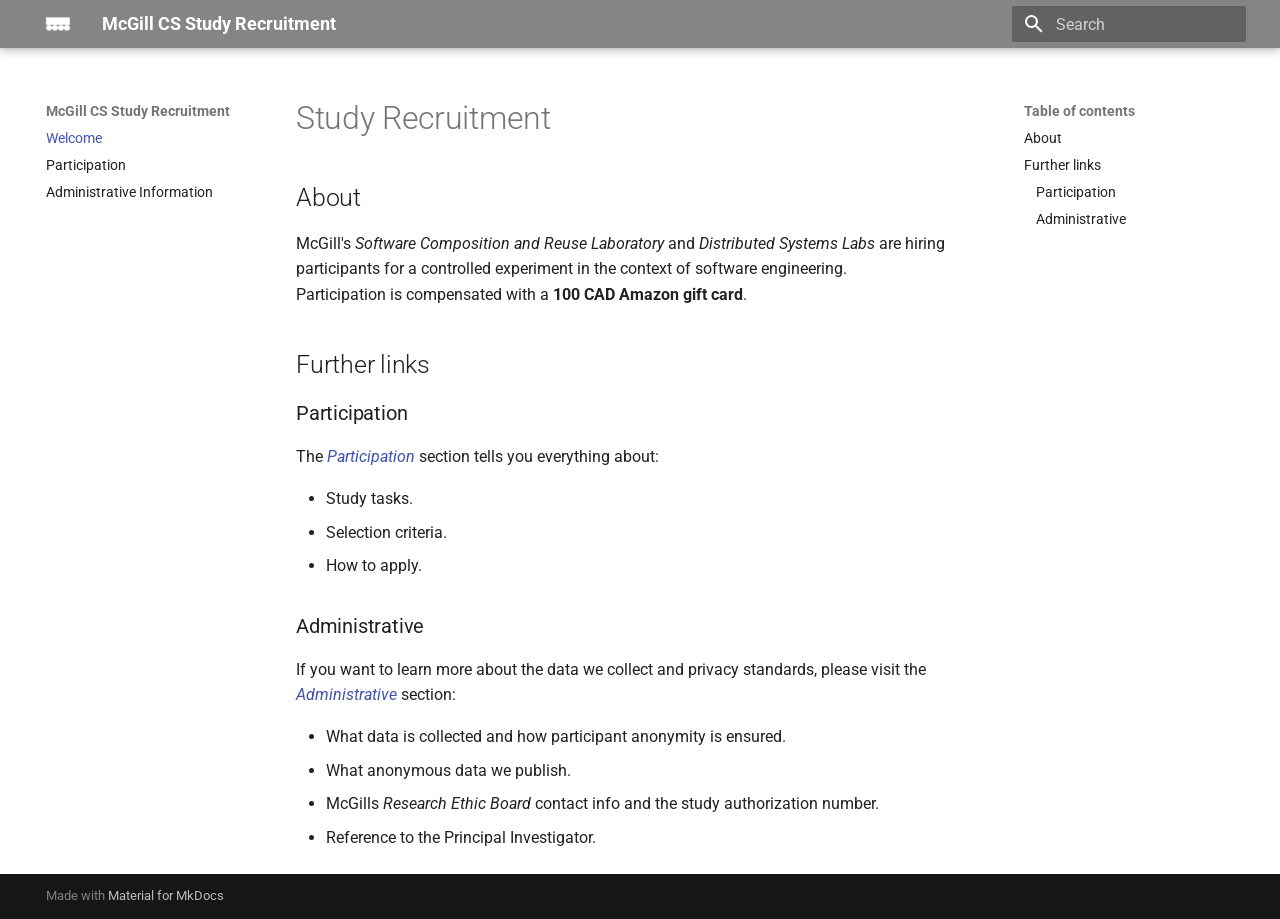
<file: docs/index.html>
<!doctype html>
<html lang="en" class="no-js">
  <head>
    
      <meta charset="utf-8">
      <meta name="viewport" content="width=device-width,initial-scale=1">
      
      
      
        <link rel="canonical" href="https://www.cs.mcgill.ca/~mschie3/recruitment/index.html">
      
      
      
        <link rel="next" href="participation.html">
      
      
      <link rel="icon" href="assets/images/favicon.png">
      <meta name="generator" content="mkdocs-1.6.0, mkdocs-material-9.5.31">
    
    
      
        <title>McGill CS Study Recruitment</title>
      
    
    
      <link rel="stylesheet" href="assets/stylesheets/main.3cba04c6.min.css">
      
        
        <link rel="stylesheet" href="assets/stylesheets/palette.06af60db.min.css">
      
      


    
    
      
    
    
      
        
        
        <link rel="preconnect" href="https://fonts.gstatic.com" crossorigin>
        <link rel="stylesheet" href="https://fonts.googleapis.com/css?family=Roboto:300,300i,400,400i,700,700i%7CRoboto+Mono:400,400i,700,700i&display=fallback">
        <style>:root{--md-text-font:"Roboto";--md-code-font:"Roboto Mono"}</style>
      
    
    
      <link rel="stylesheet" href="stylesheets/extra.css">
    
    <script>__md_scope=new URL(".",location),__md_hash=e=>[...e].reduce((e,_)=>(e<<5)-e+_.charCodeAt(0),0),__md_get=(e,_=localStorage,t=__md_scope)=>JSON.parse(_.getItem(t.pathname+"."+e)),__md_set=(e,_,t=localStorage,a=__md_scope)=>{try{t.setItem(a.pathname+"."+e,JSON.stringify(_))}catch(e){}}</script>
    
      

    
    
    
  </head>
  
  
    
    
    
    
    
    <body dir="ltr" data-md-color-scheme="mcgill" data-md-color-primary="indigo" data-md-color-accent="red">
  
    
    <input class="md-toggle" data-md-toggle="drawer" type="checkbox" id="__drawer" autocomplete="off">
    <input class="md-toggle" data-md-toggle="search" type="checkbox" id="__search" autocomplete="off">
    <label class="md-overlay" for="__drawer"></label>
    <div data-md-component="skip">
      
        
        <a href="#study-recruitment" class="md-skip">
          Skip to content
        </a>
      
    </div>
    <div data-md-component="announce">
      
    </div>
    
    
      

  

<header class="md-header md-header--shadow" data-md-component="header">
  <nav class="md-header__inner md-grid" aria-label="Header">
    <a href="index.html" title="McGill CS Study Recruitment" class="md-header__button md-logo" aria-label="McGill CS Study Recruitment" data-md-component="logo">
      
  <img src="assets/logo.png" alt="logo">

    </a>
    <label class="md-header__button md-icon" for="__drawer">
      
      <svg xmlns="http://www.w3.org/2000/svg" viewBox="0 0 24 24"><path d="M3 6h18v2H3V6m0 5h18v2H3v-2m0 5h18v2H3v-2Z"/></svg>
    </label>
    <div class="md-header__title" data-md-component="header-title">
      <div class="md-header__ellipsis">
        <div class="md-header__topic">
          <span class="md-ellipsis">
            McGill CS Study Recruitment
          </span>
        </div>
        <div class="md-header__topic" data-md-component="header-topic">
          <span class="md-ellipsis">
            
              Welcome
            
          </span>
        </div>
      </div>
    </div>
    
      
    
    
    
    
      <label class="md-header__button md-icon" for="__search">
        
        <svg xmlns="http://www.w3.org/2000/svg" viewBox="0 0 24 24"><path d="M9.5 3A6.5 6.5 0 0 1 16 9.5c0 1.61-.59 3.09-1.56 4.23l.27.27h.79l5 5-1.5 1.5-5-5v-.79l-.27-.27A6.516 6.516 0 0 1 9.5 16 6.5 6.5 0 0 1 3 9.5 6.5 6.5 0 0 1 9.5 3m0 2C7 5 5 7 5 9.5S7 14 9.5 14 14 12 14 9.5 12 5 9.5 5Z"/></svg>
      </label>
      <div class="md-search" data-md-component="search" role="dialog">
  <label class="md-search__overlay" for="__search"></label>
  <div class="md-search__inner" role="search">
    <form class="md-search__form" name="search">
      <input type="text" class="md-search__input" name="query" aria-label="Search" placeholder="Search" autocapitalize="off" autocorrect="off" autocomplete="off" spellcheck="false" data-md-component="search-query" required>
      <label class="md-search__icon md-icon" for="__search">
        
        <svg xmlns="http://www.w3.org/2000/svg" viewBox="0 0 24 24"><path d="M9.5 3A6.5 6.5 0 0 1 16 9.5c0 1.61-.59 3.09-1.56 4.23l.27.27h.79l5 5-1.5 1.5-5-5v-.79l-.27-.27A6.516 6.516 0 0 1 9.5 16 6.5 6.5 0 0 1 3 9.5 6.5 6.5 0 0 1 9.5 3m0 2C7 5 5 7 5 9.5S7 14 9.5 14 14 12 14 9.5 12 5 9.5 5Z"/></svg>
        
        <svg xmlns="http://www.w3.org/2000/svg" viewBox="0 0 24 24"><path d="M20 11v2H8l5.5 5.5-1.42 1.42L4.16 12l7.92-7.92L13.5 5.5 8 11h12Z"/></svg>
      </label>
      <nav class="md-search__options" aria-label="Search">
        
        <button type="reset" class="md-search__icon md-icon" title="Clear" aria-label="Clear" tabindex="-1">
          
          <svg xmlns="http://www.w3.org/2000/svg" viewBox="0 0 24 24"><path d="M19 6.41 17.59 5 12 10.59 6.41 5 5 6.41 10.59 12 5 17.59 6.41 19 12 13.41 17.59 19 19 17.59 13.41 12 19 6.41Z"/></svg>
        </button>
      </nav>
      
    </form>
    <div class="md-search__output">
      <div class="md-search__scrollwrap" tabindex="0" data-md-scrollfix>
        <div class="md-search-result" data-md-component="search-result">
          <div class="md-search-result__meta">
            Initializing search
          </div>
          <ol class="md-search-result__list" role="presentation"></ol>
        </div>
      </div>
    </div>
  </div>
</div>
    
    
  </nav>
  
</header>
    
    <div class="md-container" data-md-component="container">
      
      
        
          
        
      
      <main class="md-main" data-md-component="main">
        <div class="md-main__inner md-grid">
          
            
              
              <div class="md-sidebar md-sidebar--primary" data-md-component="sidebar" data-md-type="navigation" >
                <div class="md-sidebar__scrollwrap">
                  <div class="md-sidebar__inner">
                    



<nav class="md-nav md-nav--primary" aria-label="Navigation" data-md-level="0">
  <label class="md-nav__title" for="__drawer">
    <a href="index.html" title="McGill CS Study Recruitment" class="md-nav__button md-logo" aria-label="McGill CS Study Recruitment" data-md-component="logo">
      
  <img src="assets/logo.png" alt="logo">

    </a>
    McGill CS Study Recruitment
  </label>
  
  <ul class="md-nav__list" data-md-scrollfix>
    
      
      
  
  
    
  
  
  
    <li class="md-nav__item md-nav__item--active">
      
      <input class="md-nav__toggle md-toggle" type="checkbox" id="__toc">
      
      
        
      
      
        <label class="md-nav__link md-nav__link--active" for="__toc">
          
  
  <span class="md-ellipsis">
    Welcome
  </span>
  

          <span class="md-nav__icon md-icon"></span>
        </label>
      
      <a href="index.html" class="md-nav__link md-nav__link--active">
        
  
  <span class="md-ellipsis">
    Welcome
  </span>
  

      </a>
      
        

<nav class="md-nav md-nav--secondary" aria-label="Table of contents">
  
  
  
    
  
  
    <label class="md-nav__title" for="__toc">
      <span class="md-nav__icon md-icon"></span>
      Table of contents
    </label>
    <ul class="md-nav__list" data-md-component="toc" data-md-scrollfix>
      
        <li class="md-nav__item">
  <a href="#about" class="md-nav__link">
    <span class="md-ellipsis">
      About
    </span>
  </a>
  
</li>
      
        <li class="md-nav__item">
  <a href="#further-links" class="md-nav__link">
    <span class="md-ellipsis">
      Further links
    </span>
  </a>
  
    <nav class="md-nav" aria-label="Further links">
      <ul class="md-nav__list">
        
          <li class="md-nav__item">
  <a href="#participation" class="md-nav__link">
    <span class="md-ellipsis">
      Participation
    </span>
  </a>
  
</li>
        
          <li class="md-nav__item">
  <a href="#administrative" class="md-nav__link">
    <span class="md-ellipsis">
      Administrative
    </span>
  </a>
  
</li>
        
      </ul>
    </nav>
  
</li>
      
    </ul>
  
</nav>
      
    </li>
  

    
      
      
  
  
  
  
    <li class="md-nav__item">
      <a href="participation.html" class="md-nav__link">
        
  
  <span class="md-ellipsis">
    Participation
  </span>
  

      </a>
    </li>
  

    
      
      
  
  
  
  
    <li class="md-nav__item">
      <a href="administrative.html" class="md-nav__link">
        
  
  <span class="md-ellipsis">
    Administrative Information
  </span>
  

      </a>
    </li>
  

    
  </ul>
</nav>
                  </div>
                </div>
              </div>
            
            
              
              <div class="md-sidebar md-sidebar--secondary" data-md-component="sidebar" data-md-type="toc" >
                <div class="md-sidebar__scrollwrap">
                  <div class="md-sidebar__inner">
                    

<nav class="md-nav md-nav--secondary" aria-label="Table of contents">
  
  
  
    
  
  
    <label class="md-nav__title" for="__toc">
      <span class="md-nav__icon md-icon"></span>
      Table of contents
    </label>
    <ul class="md-nav__list" data-md-component="toc" data-md-scrollfix>
      
        <li class="md-nav__item">
  <a href="#about" class="md-nav__link">
    <span class="md-ellipsis">
      About
    </span>
  </a>
  
</li>
      
        <li class="md-nav__item">
  <a href="#further-links" class="md-nav__link">
    <span class="md-ellipsis">
      Further links
    </span>
  </a>
  
    <nav class="md-nav" aria-label="Further links">
      <ul class="md-nav__list">
        
          <li class="md-nav__item">
  <a href="#participation" class="md-nav__link">
    <span class="md-ellipsis">
      Participation
    </span>
  </a>
  
</li>
        
          <li class="md-nav__item">
  <a href="#administrative" class="md-nav__link">
    <span class="md-ellipsis">
      Administrative
    </span>
  </a>
  
</li>
        
      </ul>
    </nav>
  
</li>
      
    </ul>
  
</nav>
                  </div>
                </div>
              </div>
            
          
          
            <div class="md-content" data-md-component="content">
              <article class="md-content__inner md-typeset">
                
                  


<h1 id="study-recruitment">Study Recruitment</h1>
<h2 id="about">About</h2>
<p>McGill's <em>Software Composition and Reuse Laboratory</em> and <em>Distributed Systems Labs</em> are hiring participants for a controlled experiment in the context of software engineering.<br />
Participation is compensated with a <strong>100 CAD Amazon gift card</strong>.</p>
<h2 id="further-links">Further links</h2>
<h3 id="participation">Participation</h3>
<p>The <a href="participation.html"><em>Participation</em></a> section tells you everything about:</p>
<ul>
<li>Study tasks.</li>
<li>Selection criteria.</li>
<li>How to apply.</li>
</ul>
<h3 id="administrative">Administrative</h3>
<p>If you want to learn more about the data we collect and privacy standards, please visit the <a href="administrative.html"><em>Administrative</em></a> section:</p>
<ul>
<li>What data is collected and how participant anonymity is ensured.</li>
<li>What anonymous data we publish.</li>
<li>McGills <em>Research Ethic Board</em> contact info and the study authorization number.</li>
<li>Reference to the Principal Investigator.</li>
</ul>












                
              </article>
            </div>
          
          
<script>var target=document.getElementById(location.hash.slice(1));target&&target.name&&(target.checked=target.name.startsWith("__tabbed_"))</script>
        </div>
        
      </main>
      
        <footer class="md-footer">
  
  <div class="md-footer-meta md-typeset">
    <div class="md-footer-meta__inner md-grid">
      <div class="md-copyright">
  
  
    Made with
    <a href="https://squidfunk.github.io/mkdocs-material/" target="_blank" rel="noopener">
      Material for MkDocs
    </a>
  
</div>
      
    </div>
  </div>
</footer>
      
    </div>
    <div class="md-dialog" data-md-component="dialog">
      <div class="md-dialog__inner md-typeset"></div>
    </div>
    
    
    <script id="__config" type="application/json">{"base": ".", "features": [], "search": "assets/javascripts/workers/search.b8dbb3d2.min.js", "translations": {"clipboard.copied": "Copied to clipboard", "clipboard.copy": "Copy to clipboard", "search.result.more.one": "1 more on this page", "search.result.more.other": "# more on this page", "search.result.none": "No matching documents", "search.result.one": "1 matching document", "search.result.other": "# matching documents", "search.result.placeholder": "Type to start searching", "search.result.term.missing": "Missing", "select.version": "Select version"}}</script>
    
    
      <script src="assets/javascripts/bundle.fe8b6f2b.min.js"></script>
      
    
  </body>
</html>
</file>
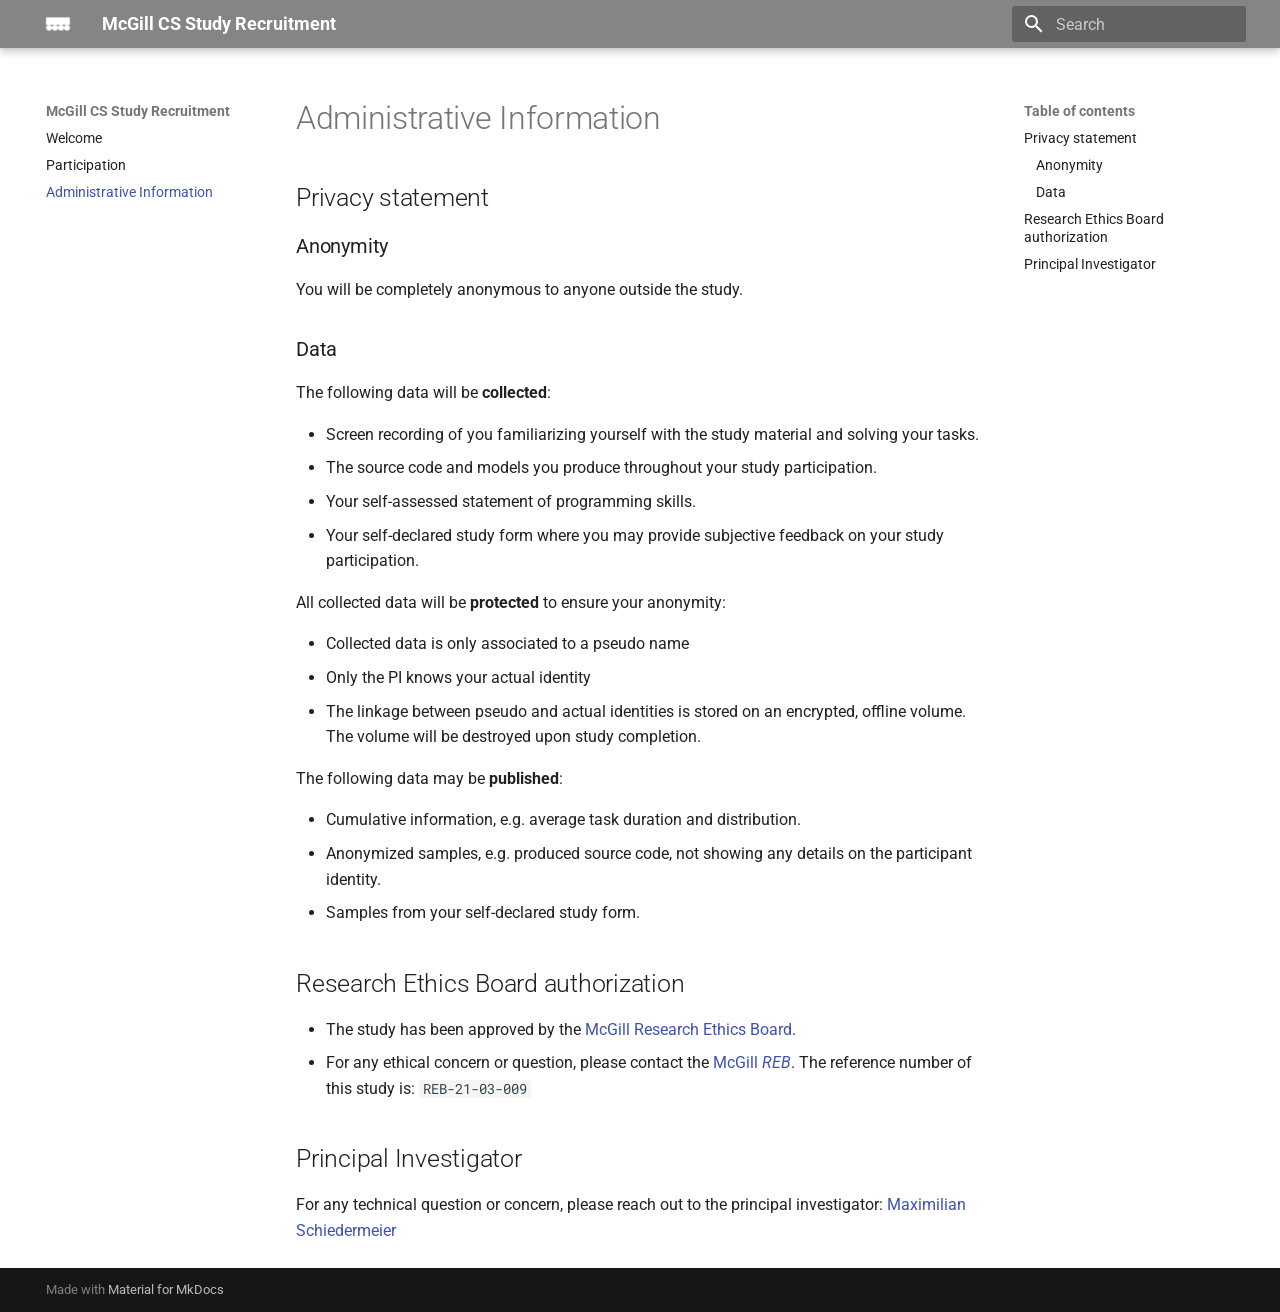
<file: docs/administrative.html>
<!doctype html>
<html lang="en" class="no-js">
  <head>
    
      <meta charset="utf-8">
      <meta name="viewport" content="width=device-width,initial-scale=1">
      
      
      
        <link rel="canonical" href="https://www.cs.mcgill.ca/~mschie3/recruitment/administrative.html">
      
      
        <link rel="prev" href="participation.html">
      
      
      
      <link rel="icon" href="assets/images/favicon.png">
      <meta name="generator" content="mkdocs-1.6.0, mkdocs-material-9.5.31">
    
    
      
        <title>Administrative Information - McGill CS Study Recruitment</title>
      
    
    
      <link rel="stylesheet" href="assets/stylesheets/main.3cba04c6.min.css">
      
        
        <link rel="stylesheet" href="assets/stylesheets/palette.06af60db.min.css">
      
      


    
    
      
    
    
      
        
        
        <link rel="preconnect" href="https://fonts.gstatic.com" crossorigin>
        <link rel="stylesheet" href="https://fonts.googleapis.com/css?family=Roboto:300,300i,400,400i,700,700i%7CRoboto+Mono:400,400i,700,700i&display=fallback">
        <style>:root{--md-text-font:"Roboto";--md-code-font:"Roboto Mono"}</style>
      
    
    
      <link rel="stylesheet" href="stylesheets/extra.css">
    
    <script>__md_scope=new URL(".",location),__md_hash=e=>[...e].reduce((e,_)=>(e<<5)-e+_.charCodeAt(0),0),__md_get=(e,_=localStorage,t=__md_scope)=>JSON.parse(_.getItem(t.pathname+"."+e)),__md_set=(e,_,t=localStorage,a=__md_scope)=>{try{t.setItem(a.pathname+"."+e,JSON.stringify(_))}catch(e){}}</script>
    
      

    
    
    
  </head>
  
  
    
    
    
    
    
    <body dir="ltr" data-md-color-scheme="mcgill" data-md-color-primary="indigo" data-md-color-accent="red">
  
    
    <input class="md-toggle" data-md-toggle="drawer" type="checkbox" id="__drawer" autocomplete="off">
    <input class="md-toggle" data-md-toggle="search" type="checkbox" id="__search" autocomplete="off">
    <label class="md-overlay" for="__drawer"></label>
    <div data-md-component="skip">
      
        
        <a href="#administrative-information" class="md-skip">
          Skip to content
        </a>
      
    </div>
    <div data-md-component="announce">
      
    </div>
    
    
      

  

<header class="md-header md-header--shadow" data-md-component="header">
  <nav class="md-header__inner md-grid" aria-label="Header">
    <a href="index.html" title="McGill CS Study Recruitment" class="md-header__button md-logo" aria-label="McGill CS Study Recruitment" data-md-component="logo">
      
  <img src="assets/logo.png" alt="logo">

    </a>
    <label class="md-header__button md-icon" for="__drawer">
      
      <svg xmlns="http://www.w3.org/2000/svg" viewBox="0 0 24 24"><path d="M3 6h18v2H3V6m0 5h18v2H3v-2m0 5h18v2H3v-2Z"/></svg>
    </label>
    <div class="md-header__title" data-md-component="header-title">
      <div class="md-header__ellipsis">
        <div class="md-header__topic">
          <span class="md-ellipsis">
            McGill CS Study Recruitment
          </span>
        </div>
        <div class="md-header__topic" data-md-component="header-topic">
          <span class="md-ellipsis">
            
              Administrative Information
            
          </span>
        </div>
      </div>
    </div>
    
      
    
    
    
    
      <label class="md-header__button md-icon" for="__search">
        
        <svg xmlns="http://www.w3.org/2000/svg" viewBox="0 0 24 24"><path d="M9.5 3A6.5 6.5 0 0 1 16 9.5c0 1.61-.59 3.09-1.56 4.23l.27.27h.79l5 5-1.5 1.5-5-5v-.79l-.27-.27A6.516 6.516 0 0 1 9.5 16 6.5 6.5 0 0 1 3 9.5 6.5 6.5 0 0 1 9.5 3m0 2C7 5 5 7 5 9.5S7 14 9.5 14 14 12 14 9.5 12 5 9.5 5Z"/></svg>
      </label>
      <div class="md-search" data-md-component="search" role="dialog">
  <label class="md-search__overlay" for="__search"></label>
  <div class="md-search__inner" role="search">
    <form class="md-search__form" name="search">
      <input type="text" class="md-search__input" name="query" aria-label="Search" placeholder="Search" autocapitalize="off" autocorrect="off" autocomplete="off" spellcheck="false" data-md-component="search-query" required>
      <label class="md-search__icon md-icon" for="__search">
        
        <svg xmlns="http://www.w3.org/2000/svg" viewBox="0 0 24 24"><path d="M9.5 3A6.5 6.5 0 0 1 16 9.5c0 1.61-.59 3.09-1.56 4.23l.27.27h.79l5 5-1.5 1.5-5-5v-.79l-.27-.27A6.516 6.516 0 0 1 9.5 16 6.5 6.5 0 0 1 3 9.5 6.5 6.5 0 0 1 9.5 3m0 2C7 5 5 7 5 9.5S7 14 9.5 14 14 12 14 9.5 12 5 9.5 5Z"/></svg>
        
        <svg xmlns="http://www.w3.org/2000/svg" viewBox="0 0 24 24"><path d="M20 11v2H8l5.5 5.5-1.42 1.42L4.16 12l7.92-7.92L13.5 5.5 8 11h12Z"/></svg>
      </label>
      <nav class="md-search__options" aria-label="Search">
        
        <button type="reset" class="md-search__icon md-icon" title="Clear" aria-label="Clear" tabindex="-1">
          
          <svg xmlns="http://www.w3.org/2000/svg" viewBox="0 0 24 24"><path d="M19 6.41 17.59 5 12 10.59 6.41 5 5 6.41 10.59 12 5 17.59 6.41 19 12 13.41 17.59 19 19 17.59 13.41 12 19 6.41Z"/></svg>
        </button>
      </nav>
      
    </form>
    <div class="md-search__output">
      <div class="md-search__scrollwrap" tabindex="0" data-md-scrollfix>
        <div class="md-search-result" data-md-component="search-result">
          <div class="md-search-result__meta">
            Initializing search
          </div>
          <ol class="md-search-result__list" role="presentation"></ol>
        </div>
      </div>
    </div>
  </div>
</div>
    
    
  </nav>
  
</header>
    
    <div class="md-container" data-md-component="container">
      
      
        
          
        
      
      <main class="md-main" data-md-component="main">
        <div class="md-main__inner md-grid">
          
            
              
              <div class="md-sidebar md-sidebar--primary" data-md-component="sidebar" data-md-type="navigation" >
                <div class="md-sidebar__scrollwrap">
                  <div class="md-sidebar__inner">
                    



<nav class="md-nav md-nav--primary" aria-label="Navigation" data-md-level="0">
  <label class="md-nav__title" for="__drawer">
    <a href="index.html" title="McGill CS Study Recruitment" class="md-nav__button md-logo" aria-label="McGill CS Study Recruitment" data-md-component="logo">
      
  <img src="assets/logo.png" alt="logo">

    </a>
    McGill CS Study Recruitment
  </label>
  
  <ul class="md-nav__list" data-md-scrollfix>
    
      
      
  
  
  
  
    <li class="md-nav__item">
      <a href="index.html" class="md-nav__link">
        
  
  <span class="md-ellipsis">
    Welcome
  </span>
  

      </a>
    </li>
  

    
      
      
  
  
  
  
    <li class="md-nav__item">
      <a href="participation.html" class="md-nav__link">
        
  
  <span class="md-ellipsis">
    Participation
  </span>
  

      </a>
    </li>
  

    
      
      
  
  
    
  
  
  
    <li class="md-nav__item md-nav__item--active">
      
      <input class="md-nav__toggle md-toggle" type="checkbox" id="__toc">
      
      
        
      
      
        <label class="md-nav__link md-nav__link--active" for="__toc">
          
  
  <span class="md-ellipsis">
    Administrative Information
  </span>
  

          <span class="md-nav__icon md-icon"></span>
        </label>
      
      <a href="administrative.html" class="md-nav__link md-nav__link--active">
        
  
  <span class="md-ellipsis">
    Administrative Information
  </span>
  

      </a>
      
        

<nav class="md-nav md-nav--secondary" aria-label="Table of contents">
  
  
  
    
  
  
    <label class="md-nav__title" for="__toc">
      <span class="md-nav__icon md-icon"></span>
      Table of contents
    </label>
    <ul class="md-nav__list" data-md-component="toc" data-md-scrollfix>
      
        <li class="md-nav__item">
  <a href="#privacy-statement" class="md-nav__link">
    <span class="md-ellipsis">
      Privacy statement
    </span>
  </a>
  
    <nav class="md-nav" aria-label="Privacy statement">
      <ul class="md-nav__list">
        
          <li class="md-nav__item">
  <a href="#anonymity" class="md-nav__link">
    <span class="md-ellipsis">
      Anonymity
    </span>
  </a>
  
</li>
        
          <li class="md-nav__item">
  <a href="#data" class="md-nav__link">
    <span class="md-ellipsis">
      Data
    </span>
  </a>
  
</li>
        
      </ul>
    </nav>
  
</li>
      
        <li class="md-nav__item">
  <a href="#research-ethics-board-authorization" class="md-nav__link">
    <span class="md-ellipsis">
      Research Ethics Board authorization
    </span>
  </a>
  
</li>
      
        <li class="md-nav__item">
  <a href="#principal-investigator" class="md-nav__link">
    <span class="md-ellipsis">
      Principal Investigator
    </span>
  </a>
  
</li>
      
    </ul>
  
</nav>
      
    </li>
  

    
  </ul>
</nav>
                  </div>
                </div>
              </div>
            
            
              
              <div class="md-sidebar md-sidebar--secondary" data-md-component="sidebar" data-md-type="toc" >
                <div class="md-sidebar__scrollwrap">
                  <div class="md-sidebar__inner">
                    

<nav class="md-nav md-nav--secondary" aria-label="Table of contents">
  
  
  
    
  
  
    <label class="md-nav__title" for="__toc">
      <span class="md-nav__icon md-icon"></span>
      Table of contents
    </label>
    <ul class="md-nav__list" data-md-component="toc" data-md-scrollfix>
      
        <li class="md-nav__item">
  <a href="#privacy-statement" class="md-nav__link">
    <span class="md-ellipsis">
      Privacy statement
    </span>
  </a>
  
    <nav class="md-nav" aria-label="Privacy statement">
      <ul class="md-nav__list">
        
          <li class="md-nav__item">
  <a href="#anonymity" class="md-nav__link">
    <span class="md-ellipsis">
      Anonymity
    </span>
  </a>
  
</li>
        
          <li class="md-nav__item">
  <a href="#data" class="md-nav__link">
    <span class="md-ellipsis">
      Data
    </span>
  </a>
  
</li>
        
      </ul>
    </nav>
  
</li>
      
        <li class="md-nav__item">
  <a href="#research-ethics-board-authorization" class="md-nav__link">
    <span class="md-ellipsis">
      Research Ethics Board authorization
    </span>
  </a>
  
</li>
      
        <li class="md-nav__item">
  <a href="#principal-investigator" class="md-nav__link">
    <span class="md-ellipsis">
      Principal Investigator
    </span>
  </a>
  
</li>
      
    </ul>
  
</nav>
                  </div>
                </div>
              </div>
            
          
          
            <div class="md-content" data-md-component="content">
              <article class="md-content__inner md-typeset">
                
                  


<h1 id="administrative-information">Administrative Information</h1>
<h2 id="privacy-statement">Privacy statement</h2>
<h3 id="anonymity">Anonymity</h3>
<p>You will be completely anonymous to anyone outside the study.</p>
<h3 id="data">Data</h3>
<p>The following data will be <strong>collected</strong>:</p>
<ul>
<li>Screen recording of you familiarizing yourself with the study material and solving your tasks.</li>
<li>The source code and models you produce throughout your study participation.</li>
<li>Your self-assessed statement of programming skills.</li>
<li>Your self-declared study form where you may provide subjective feedback on your study participation.</li>
</ul>
<p>All collected data will be <strong>protected</strong> to ensure your anonymity:</p>
<ul>
<li>Collected data is only associated to a pseudo name</li>
<li>Only the PI knows your actual identity</li>
<li>The linkage between pseudo and actual identities is stored on an encrypted, offline volume. The volume will be destroyed upon study completion.</li>
</ul>
<p>The following data may be <strong>published</strong>:</p>
<ul>
<li>Cumulative information, e.g. average task duration and distribution.</li>
<li>Anonymized samples, e.g. produced source code, not showing any details on the participant identity.</li>
<li>Samples from your self-declared study form.</li>
</ul>
<h2 id="research-ethics-board-authorization">Research Ethics Board authorization</h2>
<ul>
<li>The study has been approved by the <a href="https://www.mcgill.ca/research/research/compliance/human/reb-i-ii-iii">McGill Research Ethics Board</a>.</li>
<li>For any ethical concern or question, please contact the <a href="mailto:lynda.mcneil@mcgill.ca">McGill <em>REB</em></a>. The reference number of this study is:
<code>REB-21-03-009</code></li>
</ul>
<h2 id="principal-investigator">Principal Investigator</h2>
<p>For any technical question or concern, please reach out to the principal investigator: <a href="https://m5c.github.io/">Maximilian Schiedermeier</a></p>












                
              </article>
            </div>
          
          
<script>var target=document.getElementById(location.hash.slice(1));target&&target.name&&(target.checked=target.name.startsWith("__tabbed_"))</script>
        </div>
        
      </main>
      
        <footer class="md-footer">
  
  <div class="md-footer-meta md-typeset">
    <div class="md-footer-meta__inner md-grid">
      <div class="md-copyright">
  
  
    Made with
    <a href="https://squidfunk.github.io/mkdocs-material/" target="_blank" rel="noopener">
      Material for MkDocs
    </a>
  
</div>
      
    </div>
  </div>
</footer>
      
    </div>
    <div class="md-dialog" data-md-component="dialog">
      <div class="md-dialog__inner md-typeset"></div>
    </div>
    
    
    <script id="__config" type="application/json">{"base": ".", "features": [], "search": "assets/javascripts/workers/search.b8dbb3d2.min.js", "translations": {"clipboard.copied": "Copied to clipboard", "clipboard.copy": "Copy to clipboard", "search.result.more.one": "1 more on this page", "search.result.more.other": "# more on this page", "search.result.none": "No matching documents", "search.result.one": "1 matching document", "search.result.other": "# matching documents", "search.result.placeholder": "Type to start searching", "search.result.term.missing": "Missing", "select.version": "Select version"}}</script>
    
    
      <script src="assets/javascripts/bundle.fe8b6f2b.min.js"></script>
      
    
  </body>
</html>
</file>
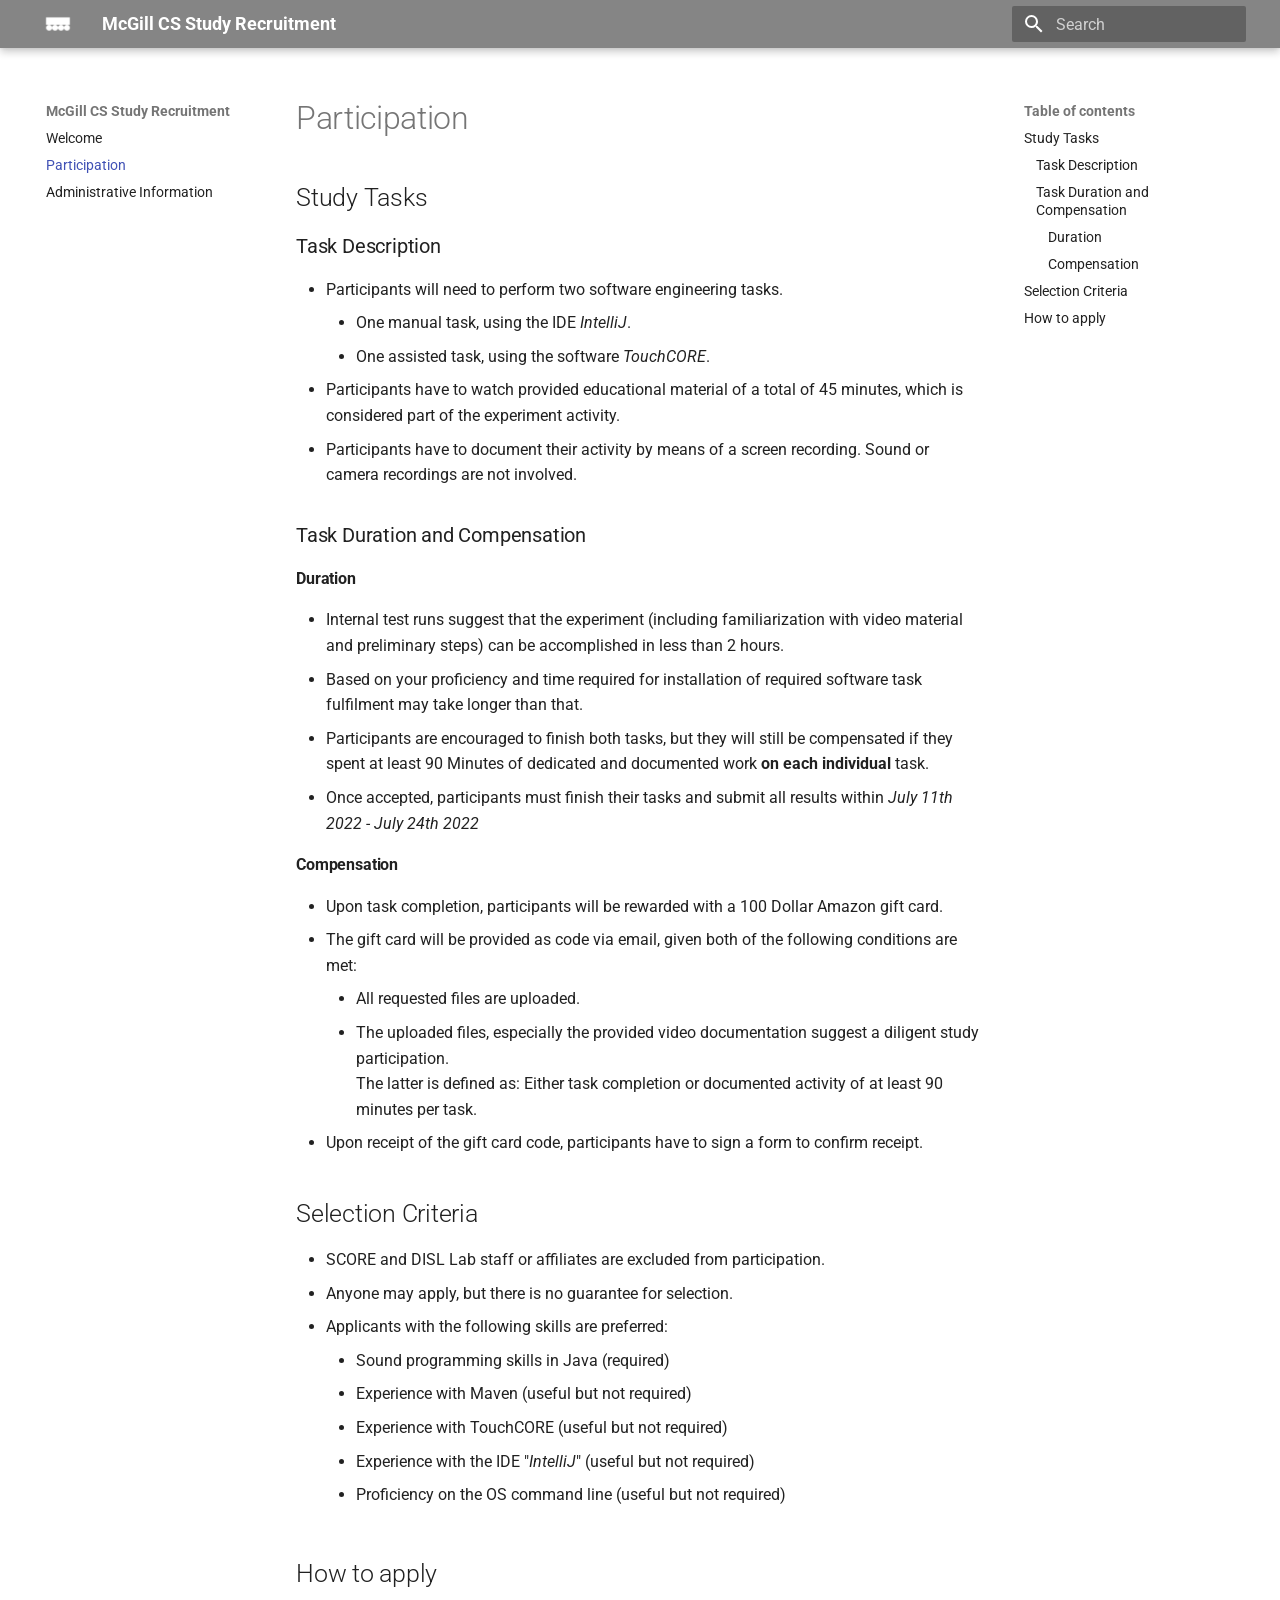
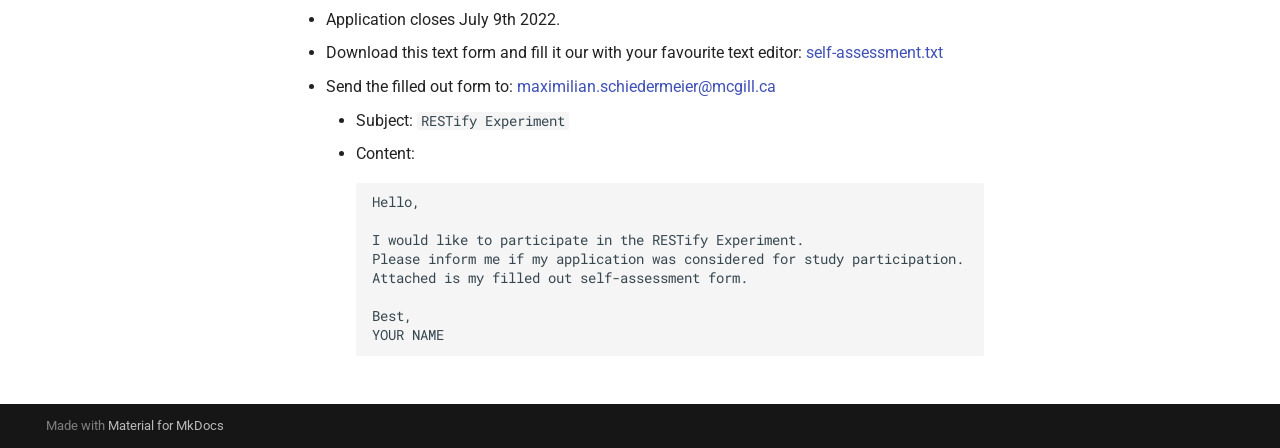
<file: docs/participation.html>
<!doctype html>
<html lang="en" class="no-js">
  <head>
    
      <meta charset="utf-8">
      <meta name="viewport" content="width=device-width,initial-scale=1">
      
      
      
        <link rel="canonical" href="https://www.cs.mcgill.ca/~mschie3/recruitment/participation.html">
      
      
        <link rel="prev" href="index.html">
      
      
        <link rel="next" href="administrative.html">
      
      
      <link rel="icon" href="assets/images/favicon.png">
      <meta name="generator" content="mkdocs-1.6.0, mkdocs-material-9.5.31">
    
    
      
        <title>Participation - McGill CS Study Recruitment</title>
      
    
    
      <link rel="stylesheet" href="assets/stylesheets/main.3cba04c6.min.css">
      
        
        <link rel="stylesheet" href="assets/stylesheets/palette.06af60db.min.css">
      
      


    
    
      
    
    
      
        
        
        <link rel="preconnect" href="https://fonts.gstatic.com" crossorigin>
        <link rel="stylesheet" href="https://fonts.googleapis.com/css?family=Roboto:300,300i,400,400i,700,700i%7CRoboto+Mono:400,400i,700,700i&display=fallback">
        <style>:root{--md-text-font:"Roboto";--md-code-font:"Roboto Mono"}</style>
      
    
    
      <link rel="stylesheet" href="stylesheets/extra.css">
    
    <script>__md_scope=new URL(".",location),__md_hash=e=>[...e].reduce((e,_)=>(e<<5)-e+_.charCodeAt(0),0),__md_get=(e,_=localStorage,t=__md_scope)=>JSON.parse(_.getItem(t.pathname+"."+e)),__md_set=(e,_,t=localStorage,a=__md_scope)=>{try{t.setItem(a.pathname+"."+e,JSON.stringify(_))}catch(e){}}</script>
    
      

    
    
    
  </head>
  
  
    
    
    
    
    
    <body dir="ltr" data-md-color-scheme="mcgill" data-md-color-primary="indigo" data-md-color-accent="red">
  
    
    <input class="md-toggle" data-md-toggle="drawer" type="checkbox" id="__drawer" autocomplete="off">
    <input class="md-toggle" data-md-toggle="search" type="checkbox" id="__search" autocomplete="off">
    <label class="md-overlay" for="__drawer"></label>
    <div data-md-component="skip">
      
        
        <a href="#participation" class="md-skip">
          Skip to content
        </a>
      
    </div>
    <div data-md-component="announce">
      
    </div>
    
    
      

  

<header class="md-header md-header--shadow" data-md-component="header">
  <nav class="md-header__inner md-grid" aria-label="Header">
    <a href="index.html" title="McGill CS Study Recruitment" class="md-header__button md-logo" aria-label="McGill CS Study Recruitment" data-md-component="logo">
      
  <img src="assets/logo.png" alt="logo">

    </a>
    <label class="md-header__button md-icon" for="__drawer">
      
      <svg xmlns="http://www.w3.org/2000/svg" viewBox="0 0 24 24"><path d="M3 6h18v2H3V6m0 5h18v2H3v-2m0 5h18v2H3v-2Z"/></svg>
    </label>
    <div class="md-header__title" data-md-component="header-title">
      <div class="md-header__ellipsis">
        <div class="md-header__topic">
          <span class="md-ellipsis">
            McGill CS Study Recruitment
          </span>
        </div>
        <div class="md-header__topic" data-md-component="header-topic">
          <span class="md-ellipsis">
            
              Participation
            
          </span>
        </div>
      </div>
    </div>
    
      
    
    
    
    
      <label class="md-header__button md-icon" for="__search">
        
        <svg xmlns="http://www.w3.org/2000/svg" viewBox="0 0 24 24"><path d="M9.5 3A6.5 6.5 0 0 1 16 9.5c0 1.61-.59 3.09-1.56 4.23l.27.27h.79l5 5-1.5 1.5-5-5v-.79l-.27-.27A6.516 6.516 0 0 1 9.5 16 6.5 6.5 0 0 1 3 9.5 6.5 6.5 0 0 1 9.5 3m0 2C7 5 5 7 5 9.5S7 14 9.5 14 14 12 14 9.5 12 5 9.5 5Z"/></svg>
      </label>
      <div class="md-search" data-md-component="search" role="dialog">
  <label class="md-search__overlay" for="__search"></label>
  <div class="md-search__inner" role="search">
    <form class="md-search__form" name="search">
      <input type="text" class="md-search__input" name="query" aria-label="Search" placeholder="Search" autocapitalize="off" autocorrect="off" autocomplete="off" spellcheck="false" data-md-component="search-query" required>
      <label class="md-search__icon md-icon" for="__search">
        
        <svg xmlns="http://www.w3.org/2000/svg" viewBox="0 0 24 24"><path d="M9.5 3A6.5 6.5 0 0 1 16 9.5c0 1.61-.59 3.09-1.56 4.23l.27.27h.79l5 5-1.5 1.5-5-5v-.79l-.27-.27A6.516 6.516 0 0 1 9.5 16 6.5 6.5 0 0 1 3 9.5 6.5 6.5 0 0 1 9.5 3m0 2C7 5 5 7 5 9.5S7 14 9.5 14 14 12 14 9.5 12 5 9.5 5Z"/></svg>
        
        <svg xmlns="http://www.w3.org/2000/svg" viewBox="0 0 24 24"><path d="M20 11v2H8l5.5 5.5-1.42 1.42L4.16 12l7.92-7.92L13.5 5.5 8 11h12Z"/></svg>
      </label>
      <nav class="md-search__options" aria-label="Search">
        
        <button type="reset" class="md-search__icon md-icon" title="Clear" aria-label="Clear" tabindex="-1">
          
          <svg xmlns="http://www.w3.org/2000/svg" viewBox="0 0 24 24"><path d="M19 6.41 17.59 5 12 10.59 6.41 5 5 6.41 10.59 12 5 17.59 6.41 19 12 13.41 17.59 19 19 17.59 13.41 12 19 6.41Z"/></svg>
        </button>
      </nav>
      
    </form>
    <div class="md-search__output">
      <div class="md-search__scrollwrap" tabindex="0" data-md-scrollfix>
        <div class="md-search-result" data-md-component="search-result">
          <div class="md-search-result__meta">
            Initializing search
          </div>
          <ol class="md-search-result__list" role="presentation"></ol>
        </div>
      </div>
    </div>
  </div>
</div>
    
    
  </nav>
  
</header>
    
    <div class="md-container" data-md-component="container">
      
      
        
          
        
      
      <main class="md-main" data-md-component="main">
        <div class="md-main__inner md-grid">
          
            
              
              <div class="md-sidebar md-sidebar--primary" data-md-component="sidebar" data-md-type="navigation" >
                <div class="md-sidebar__scrollwrap">
                  <div class="md-sidebar__inner">
                    



<nav class="md-nav md-nav--primary" aria-label="Navigation" data-md-level="0">
  <label class="md-nav__title" for="__drawer">
    <a href="index.html" title="McGill CS Study Recruitment" class="md-nav__button md-logo" aria-label="McGill CS Study Recruitment" data-md-component="logo">
      
  <img src="assets/logo.png" alt="logo">

    </a>
    McGill CS Study Recruitment
  </label>
  
  <ul class="md-nav__list" data-md-scrollfix>
    
      
      
  
  
  
  
    <li class="md-nav__item">
      <a href="index.html" class="md-nav__link">
        
  
  <span class="md-ellipsis">
    Welcome
  </span>
  

      </a>
    </li>
  

    
      
      
  
  
    
  
  
  
    <li class="md-nav__item md-nav__item--active">
      
      <input class="md-nav__toggle md-toggle" type="checkbox" id="__toc">
      
      
        
      
      
        <label class="md-nav__link md-nav__link--active" for="__toc">
          
  
  <span class="md-ellipsis">
    Participation
  </span>
  

          <span class="md-nav__icon md-icon"></span>
        </label>
      
      <a href="participation.html" class="md-nav__link md-nav__link--active">
        
  
  <span class="md-ellipsis">
    Participation
  </span>
  

      </a>
      
        

<nav class="md-nav md-nav--secondary" aria-label="Table of contents">
  
  
  
    
  
  
    <label class="md-nav__title" for="__toc">
      <span class="md-nav__icon md-icon"></span>
      Table of contents
    </label>
    <ul class="md-nav__list" data-md-component="toc" data-md-scrollfix>
      
        <li class="md-nav__item">
  <a href="#study-tasks" class="md-nav__link">
    <span class="md-ellipsis">
      Study Tasks
    </span>
  </a>
  
    <nav class="md-nav" aria-label="Study Tasks">
      <ul class="md-nav__list">
        
          <li class="md-nav__item">
  <a href="#task-description" class="md-nav__link">
    <span class="md-ellipsis">
      Task Description
    </span>
  </a>
  
</li>
        
          <li class="md-nav__item">
  <a href="#task-duration-and-compensation" class="md-nav__link">
    <span class="md-ellipsis">
      Task Duration and Compensation
    </span>
  </a>
  
    <nav class="md-nav" aria-label="Task Duration and Compensation">
      <ul class="md-nav__list">
        
          <li class="md-nav__item">
  <a href="#duration" class="md-nav__link">
    <span class="md-ellipsis">
      Duration
    </span>
  </a>
  
</li>
        
          <li class="md-nav__item">
  <a href="#compensation" class="md-nav__link">
    <span class="md-ellipsis">
      Compensation
    </span>
  </a>
  
</li>
        
      </ul>
    </nav>
  
</li>
        
      </ul>
    </nav>
  
</li>
      
        <li class="md-nav__item">
  <a href="#selection-criteria" class="md-nav__link">
    <span class="md-ellipsis">
      Selection Criteria
    </span>
  </a>
  
</li>
      
        <li class="md-nav__item">
  <a href="#how-to-apply" class="md-nav__link">
    <span class="md-ellipsis">
      How to apply
    </span>
  </a>
  
</li>
      
    </ul>
  
</nav>
      
    </li>
  

    
      
      
  
  
  
  
    <li class="md-nav__item">
      <a href="administrative.html" class="md-nav__link">
        
  
  <span class="md-ellipsis">
    Administrative Information
  </span>
  

      </a>
    </li>
  

    
  </ul>
</nav>
                  </div>
                </div>
              </div>
            
            
              
              <div class="md-sidebar md-sidebar--secondary" data-md-component="sidebar" data-md-type="toc" >
                <div class="md-sidebar__scrollwrap">
                  <div class="md-sidebar__inner">
                    

<nav class="md-nav md-nav--secondary" aria-label="Table of contents">
  
  
  
    
  
  
    <label class="md-nav__title" for="__toc">
      <span class="md-nav__icon md-icon"></span>
      Table of contents
    </label>
    <ul class="md-nav__list" data-md-component="toc" data-md-scrollfix>
      
        <li class="md-nav__item">
  <a href="#study-tasks" class="md-nav__link">
    <span class="md-ellipsis">
      Study Tasks
    </span>
  </a>
  
    <nav class="md-nav" aria-label="Study Tasks">
      <ul class="md-nav__list">
        
          <li class="md-nav__item">
  <a href="#task-description" class="md-nav__link">
    <span class="md-ellipsis">
      Task Description
    </span>
  </a>
  
</li>
        
          <li class="md-nav__item">
  <a href="#task-duration-and-compensation" class="md-nav__link">
    <span class="md-ellipsis">
      Task Duration and Compensation
    </span>
  </a>
  
    <nav class="md-nav" aria-label="Task Duration and Compensation">
      <ul class="md-nav__list">
        
          <li class="md-nav__item">
  <a href="#duration" class="md-nav__link">
    <span class="md-ellipsis">
      Duration
    </span>
  </a>
  
</li>
        
          <li class="md-nav__item">
  <a href="#compensation" class="md-nav__link">
    <span class="md-ellipsis">
      Compensation
    </span>
  </a>
  
</li>
        
      </ul>
    </nav>
  
</li>
        
      </ul>
    </nav>
  
</li>
      
        <li class="md-nav__item">
  <a href="#selection-criteria" class="md-nav__link">
    <span class="md-ellipsis">
      Selection Criteria
    </span>
  </a>
  
</li>
      
        <li class="md-nav__item">
  <a href="#how-to-apply" class="md-nav__link">
    <span class="md-ellipsis">
      How to apply
    </span>
  </a>
  
</li>
      
    </ul>
  
</nav>
                  </div>
                </div>
              </div>
            
          
          
            <div class="md-content" data-md-component="content">
              <article class="md-content__inner md-typeset">
                
                  


<h1 id="participation">Participation</h1>
<h2 id="study-tasks">Study Tasks</h2>
<h3 id="task-description">Task Description</h3>
<ul>
<li>Participants will need to perform two software engineering tasks. <ul>
<li>One manual task, using the IDE <em>IntelliJ</em>.</li>
<li>One assisted task, using the software <em>TouchCORE</em>.</li>
</ul>
</li>
<li>Participants have to watch provided educational material of a total of 45 minutes, which is considered part of the experiment activity.</li>
<li>Participants have to document their activity by means of a screen recording. Sound or camera recordings are not involved.</li>
</ul>
<h3 id="task-duration-and-compensation">Task Duration and Compensation</h3>
<h4 id="duration">Duration</h4>
<ul>
<li>Internal test runs suggest that the experiment (including familiarization with video material and preliminary steps) can be accomplished in less than 2 hours.</li>
<li>Based on your proficiency and time required for installation of required software task fulfilment may take longer than that.</li>
<li>Participants are encouraged to finish both tasks, but they will still be compensated if they spent at least 90 Minutes of dedicated and documented work <strong>on each individual</strong> task.</li>
<li>Once accepted, participants must finish their tasks and submit all results within <em>July 11th 2022 - July 24th 2022</em></li>
</ul>
<h4 id="compensation">Compensation</h4>
<ul>
<li>Upon task completion, participants will be rewarded with a 100 Dollar Amazon gift card.</li>
<li>The gift card will be provided as code via email, given both of the following conditions are met:<ul>
<li>All requested files are uploaded.</li>
<li>The uploaded files, especially the provided video documentation suggest a diligent study participation.<br />
The latter is defined as: Either task completion or documented activity of at least 90 minutes per task. </li>
</ul>
</li>
<li>Upon receipt of the gift card code, participants have to sign a form to confirm receipt.</li>
</ul>
<h2 id="selection-criteria">Selection Criteria</h2>
<ul>
<li>SCORE and DISL Lab staff or affiliates are excluded from participation.</li>
<li>Anyone may apply, but there is no guarantee for selection.</li>
<li>Applicants with the following skills are preferred:<ul>
<li>Sound programming skills in Java (required)</li>
<li>Experience with Maven (useful but not required)</li>
<li>Experience with TouchCORE (useful but not required)</li>
<li>Experience with the IDE "<em>IntelliJ</em>" (useful but not required)</li>
<li>Proficiency on the OS command line (useful but not required)</li>
</ul>
</li>
</ul>
<h2 id="how-to-apply">How to apply</h2>
<ul>
<li>Application closes July 9th 2022.</li>
<li>Download this text form and fill it our with your favourite text editor: <a href=../self-assessment.txt download>self-assessment.txt</a></li>
<li>Send the filled out form to: <a href="mailto:maximilian.schiedermeier@mcgill.ca?subject=RESTify Experiment&body=Hello,%0D%0A
%0D%0A
I would like to participate in the RESTify Experiment.%0D%0A
Please inform me if my application was considered for study participation.%0D%0AAttached is my filled out self-assessment form.%0D%0A
%0D%0A
Best,%0D%0A
YOUR NAME">maximilian.schiedermeier@mcgill.ca</a><ul>
<li>Subject: <code>RESTify Experiment</code></li>
<li>Content:<br />
<div class="highlight"><pre><span></span><code><a id="__codelineno-0-1" name="__codelineno-0-1" href="#__codelineno-0-1"></a>Hello,
<a id="__codelineno-0-2" name="__codelineno-0-2" href="#__codelineno-0-2"></a>
<a id="__codelineno-0-3" name="__codelineno-0-3" href="#__codelineno-0-3"></a>I would like to participate in the RESTify Experiment.
<a id="__codelineno-0-4" name="__codelineno-0-4" href="#__codelineno-0-4"></a>Please inform me if my application was considered for study participation.
<a id="__codelineno-0-5" name="__codelineno-0-5" href="#__codelineno-0-5"></a>Attached is my filled out self-assessment form.
<a id="__codelineno-0-6" name="__codelineno-0-6" href="#__codelineno-0-6"></a>
<a id="__codelineno-0-7" name="__codelineno-0-7" href="#__codelineno-0-7"></a>Best,
<a id="__codelineno-0-8" name="__codelineno-0-8" href="#__codelineno-0-8"></a>YOUR NAME
</code></pre></div></li>
</ul>
</li>
</ul>












                
              </article>
            </div>
          
          
<script>var target=document.getElementById(location.hash.slice(1));target&&target.name&&(target.checked=target.name.startsWith("__tabbed_"))</script>
        </div>
        
      </main>
      
        <footer class="md-footer">
  
  <div class="md-footer-meta md-typeset">
    <div class="md-footer-meta__inner md-grid">
      <div class="md-copyright">
  
  
    Made with
    <a href="https://squidfunk.github.io/mkdocs-material/" target="_blank" rel="noopener">
      Material for MkDocs
    </a>
  
</div>
      
    </div>
  </div>
</footer>
      
    </div>
    <div class="md-dialog" data-md-component="dialog">
      <div class="md-dialog__inner md-typeset"></div>
    </div>
    
    
    <script id="__config" type="application/json">{"base": ".", "features": [], "search": "assets/javascripts/workers/search.b8dbb3d2.min.js", "translations": {"clipboard.copied": "Copied to clipboard", "clipboard.copy": "Copy to clipboard", "search.result.more.one": "1 more on this page", "search.result.more.other": "# more on this page", "search.result.none": "No matching documents", "search.result.one": "1 matching document", "search.result.other": "# matching documents", "search.result.placeholder": "Type to start searching", "search.result.term.missing": "Missing", "select.version": "Select version"}}</script>
    
    
      <script src="assets/javascripts/bundle.fe8b6f2b.min.js"></script>
      
    
  </body>
</html>
</file>
<file: docs/stylesheets/extra.css>
[data-md-color-scheme="mcgill"] {
  --md-primary-fg-color:        #858585;
  --md-code-hl-number-color:    #858585;
  --md-accent-fg-color:         #858585;
  --md-primary-fg-color--light: #858585;
  --md-primary-fg-color--dark:  #858585;
}
</file>
<file: docs/assets/stylesheets/main.3cba04c6.min.css>
@charset "UTF-8";html{-webkit-text-size-adjust:none;-moz-text-size-adjust:none;text-size-adjust:none;box-sizing:border-box}*,:after,:before{box-sizing:inherit}@media (prefers-reduced-motion){*,:after,:before{transition:none!important}}body{margin:0}a,button,input,label{-webkit-tap-highlight-color:transparent}a{color:inherit;text-decoration:none}hr{border:0;box-sizing:initial;display:block;height:.05rem;overflow:visible;padding:0}small{font-size:80%}sub,sup{line-height:1em}img{border-style:none}table{border-collapse:initial;border-spacing:0}td,th{font-weight:400;vertical-align:top}button{background:#0000;border:0;font-family:inherit;font-size:inherit;margin:0;padding:0}input{border:0;outline:none}:root{--md-primary-fg-color:#4051b5;--md-primary-fg-color--light:#5d6cc0;--md-primary-fg-color--dark:#303fa1;--md-primary-bg-color:#fff;--md-primary-bg-color--light:#ffffffb3;--md-accent-fg-color:#526cfe;--md-accent-fg-color--transparent:#526cfe1a;--md-accent-bg-color:#fff;--md-accent-bg-color--light:#ffffffb3}[data-md-color-scheme=default]{color-scheme:light}[data-md-color-scheme=default] img[src$="#gh-dark-mode-only"],[data-md-color-scheme=default] img[src$="#only-dark"]{display:none}:root,[data-md-color-scheme=default]{--md-hue:225deg;--md-default-fg-color:#000000de;--md-default-fg-color--light:#0000008a;--md-default-fg-color--lighter:#00000052;--md-default-fg-color--lightest:#00000012;--md-default-bg-color:#fff;--md-default-bg-color--light:#ffffffb3;--md-default-bg-color--lighter:#ffffff4d;--md-default-bg-color--lightest:#ffffff1f;--md-code-fg-color:#36464e;--md-code-bg-color:#f5f5f5;--md-code-hl-color:#4287ff;--md-code-hl-color--light:#4287ff1a;--md-code-hl-number-color:#d52a2a;--md-code-hl-special-color:#db1457;--md-code-hl-function-color:#a846b9;--md-code-hl-constant-color:#6e59d9;--md-code-hl-keyword-color:#3f6ec6;--md-code-hl-string-color:#1c7d4d;--md-code-hl-name-color:var(--md-code-fg-color);--md-code-hl-operator-color:var(--md-default-fg-color--light);--md-code-hl-punctuation-color:var(--md-default-fg-color--light);--md-code-hl-comment-color:var(--md-default-fg-color--light);--md-code-hl-generic-color:var(--md-default-fg-color--light);--md-code-hl-variable-color:var(--md-default-fg-color--light);--md-typeset-color:var(--md-default-fg-color);--md-typeset-a-color:var(--md-primary-fg-color);--md-typeset-del-color:#f5503d26;--md-typeset-ins-color:#0bd57026;--md-typeset-kbd-color:#fafafa;--md-typeset-kbd-accent-color:#fff;--md-typeset-kbd-border-color:#b8b8b8;--md-typeset-mark-color:#ffff0080;--md-typeset-table-color:#0000001f;--md-typeset-table-color--light:rgba(0,0,0,.035);--md-admonition-fg-color:var(--md-default-fg-color);--md-admonition-bg-color:var(--md-default-bg-color);--md-warning-fg-color:#000000de;--md-warning-bg-color:#ff9;--md-footer-fg-color:#fff;--md-footer-fg-color--light:#ffffffb3;--md-footer-fg-color--lighter:#ffffff73;--md-footer-bg-color:#000000de;--md-footer-bg-color--dark:#00000052;--md-shadow-z1:0 0.2rem 0.5rem #0000000d,0 0 0.05rem #0000001a;--md-shadow-z2:0 0.2rem 0.5rem #0000001a,0 0 0.05rem #00000040;--md-shadow-z3:0 0.2rem 0.5rem #0003,0 0 0.05rem #00000059}.md-icon svg{fill:currentcolor;display:block;height:1.2rem;width:1.2rem}body{-webkit-font-smoothing:antialiased;-moz-osx-font-smoothing:grayscale;--md-text-font-family:var(--md-text-font,_),-apple-system,BlinkMacSystemFont,Helvetica,Arial,sans-serif;--md-code-font-family:var(--md-code-font,_),SFMono-Regular,Consolas,Menlo,monospace}aside,body,input{font-feature-settings:"kern","liga";color:var(--md-typeset-color);font-family:var(--md-text-font-family)}code,kbd,pre{font-feature-settings:"kern";font-family:var(--md-code-font-family)}:root{--md-typeset-table-sort-icon:url('data:image/svg+xml;charset=utf-8,<svg xmlns="http://www.w3.org/2000/svg" viewBox="0 0 24 24"><path d="m18 21-4-4h3V7h-3l4-4 4 4h-3v10h3M2 19v-2h10v2M2 13v-2h7v2M2 7V5h4v2H2Z"/></svg>');--md-typeset-table-sort-icon--asc:url('data:image/svg+xml;charset=utf-8,<svg xmlns="http://www.w3.org/2000/svg" viewBox="0 0 24 24"><path d="M19 17h3l-4 4-4-4h3V3h2M2 17h10v2H2M6 5v2H2V5m0 6h7v2H2v-2Z"/></svg>');--md-typeset-table-sort-icon--desc:url('data:image/svg+xml;charset=utf-8,<svg xmlns="http://www.w3.org/2000/svg" viewBox="0 0 24 24"><path d="M19 7h3l-4-4-4 4h3v14h2M2 17h10v2H2M6 5v2H2V5m0 6h7v2H2v-2Z"/></svg>')}.md-typeset{-webkit-print-color-adjust:exact;color-adjust:exact;font-size:.8rem;line-height:1.6}@media print{.md-typeset{font-size:.68rem}}.md-typeset blockquote,.md-typeset dl,.md-typeset figure,.md-typeset ol,.md-typeset pre,.md-typeset ul{margin-bottom:1em;margin-top:1em}.md-typeset h1{color:var(--md-default-fg-color--light);font-size:2em;line-height:1.3;margin:0 0 1.25em}.md-typeset h1,.md-typeset h2{font-weight:300;letter-spacing:-.01em}.md-typeset h2{font-size:1.5625em;line-height:1.4;margin:1.6em 0 .64em}.md-typeset h3{font-size:1.25em;font-weight:400;letter-spacing:-.01em;line-height:1.5;margin:1.6em 0 .8em}.md-typeset h2+h3{margin-top:.8em}.md-typeset h4{font-weight:700;letter-spacing:-.01em;margin:1em 0}.md-typeset h5,.md-typeset h6{color:var(--md-default-fg-color--light);font-size:.8em;font-weight:700;letter-spacing:-.01em;margin:1.25em 0}.md-typeset h5{text-transform:uppercase}.md-typeset hr{border-bottom:.05rem solid var(--md-default-fg-color--lightest);display:flow-root;margin:1.5em 0}.md-typeset a{color:var(--md-typeset-a-color);word-break:break-word}.md-typeset a,.md-typeset a:before{transition:color 125ms}.md-typeset a:focus,.md-typeset a:hover{color:var(--md-accent-fg-color)}.md-typeset a:focus code,.md-typeset a:hover code{background-color:var(--md-accent-fg-color--transparent)}.md-typeset a code{color:currentcolor;transition:background-color 125ms}.md-typeset a.focus-visible{outline-color:var(--md-accent-fg-color);outline-offset:.2rem}.md-typeset code,.md-typeset kbd,.md-typeset pre{color:var(--md-code-fg-color);direction:ltr;font-variant-ligatures:none}@media print{.md-typeset code,.md-typeset kbd,.md-typeset pre{white-space:pre-wrap}}.md-typeset code{background-color:var(--md-code-bg-color);border-radius:.1rem;-webkit-box-decoration-break:clone;box-decoration-break:clone;font-size:.85em;padding:0 .2941176471em;word-break:break-word}.md-typeset code:not(.focus-visible){-webkit-tap-highlight-color:transparent;outline:none}.md-typeset pre{display:flow-root;line-height:1.4;position:relative}.md-typeset pre>code{-webkit-box-decoration-break:slice;box-decoration-break:slice;box-shadow:none;display:block;margin:0;outline-color:var(--md-accent-fg-color);overflow:auto;padding:.7720588235em 1.1764705882em;scrollbar-color:var(--md-default-fg-color--lighter) #0000;scrollbar-width:thin;touch-action:auto;word-break:normal}.md-typeset pre>code:hover{scrollbar-color:var(--md-accent-fg-color) #0000}.md-typeset pre>code::-webkit-scrollbar{height:.2rem;width:.2rem}.md-typeset pre>code::-webkit-scrollbar-thumb{background-color:var(--md-default-fg-color--lighter)}.md-typeset pre>code::-webkit-scrollbar-thumb:hover{background-color:var(--md-accent-fg-color)}.md-typeset kbd{background-color:var(--md-typeset-kbd-color);border-radius:.1rem;box-shadow:0 .1rem 0 .05rem var(--md-typeset-kbd-border-color),0 .1rem 0 var(--md-typeset-kbd-border-color),0 -.1rem .2rem var(--md-typeset-kbd-accent-color) inset;color:var(--md-default-fg-color);display:inline-block;font-size:.75em;padding:0 .6666666667em;vertical-align:text-top;word-break:break-word}.md-typeset mark{background-color:var(--md-typeset-mark-color);-webkit-box-decoration-break:clone;box-decoration-break:clone;color:inherit;word-break:break-word}.md-typeset abbr{border-bottom:.05rem dotted var(--md-default-fg-color--light);cursor:help;text-decoration:none}.md-typeset small{opacity:.75}[dir=ltr] .md-typeset sub,[dir=ltr] .md-typeset sup{margin-left:.078125em}[dir=rtl] .md-typeset sub,[dir=rtl] .md-typeset sup{margin-right:.078125em}[dir=ltr] .md-typeset blockquote{padding-left:.6rem}[dir=rtl] .md-typeset blockquote{padding-right:.6rem}[dir=ltr] .md-typeset blockquote{border-left:.2rem solid var(--md-default-fg-color--lighter)}[dir=rtl] .md-typeset blockquote{border-right:.2rem solid var(--md-default-fg-color--lighter)}.md-typeset blockquote{color:var(--md-default-fg-color--light);margin-left:0;margin-right:0}.md-typeset ul{list-style-type:disc}[dir=ltr] .md-typeset ol,[dir=ltr] .md-typeset ul{margin-left:.625em}[dir=rtl] .md-typeset ol,[dir=rtl] .md-typeset ul{margin-right:.625em}.md-typeset ol,.md-typeset ul{padding:0}.md-typeset ol:not([hidden]),.md-typeset ul:not([hidden]){display:flow-root}.md-typeset ol ol,.md-typeset ul ol{list-style-type:lower-alpha}.md-typeset ol ol ol,.md-typeset ul ol ol{list-style-type:lower-roman}[dir=ltr] .md-typeset ol li,[dir=ltr] .md-typeset ul li{margin-left:1.25em}[dir=rtl] .md-typeset ol li,[dir=rtl] .md-typeset ul li{margin-right:1.25em}.md-typeset ol li,.md-typeset ul li{margin-bottom:.5em}.md-typeset ol li blockquote,.md-typeset ol li p,.md-typeset ul li blockquote,.md-typeset ul li p{margin:.5em 0}.md-typeset ol li:last-child,.md-typeset ul li:last-child{margin-bottom:0}[dir=ltr] .md-typeset ol li ol,[dir=ltr] .md-typeset ol li ul,[dir=ltr] .md-typeset ul li ol,[dir=ltr] .md-typeset ul li ul{margin-left:.625em}[dir=rtl] .md-typeset ol li ol,[dir=rtl] .md-typeset ol li ul,[dir=rtl] .md-typeset ul li ol,[dir=rtl] .md-typeset ul li ul{margin-right:.625em}.md-typeset ol li ol,.md-typeset ol li ul,.md-typeset ul li ol,.md-typeset ul li ul{margin-bottom:.5em;margin-top:.5em}[dir=ltr] .md-typeset dd{margin-left:1.875em}[dir=rtl] .md-typeset dd{margin-right:1.875em}.md-typeset dd{margin-bottom:1.5em;margin-top:1em}.md-typeset img,.md-typeset svg,.md-typeset video{height:auto;max-width:100%}.md-typeset img[align=left]{margin:1em 1em 1em 0}.md-typeset img[align=right]{margin:1em 0 1em 1em}.md-typeset img[align]:only-child{margin-top:0}.md-typeset figure{display:flow-root;margin:1em auto;max-width:100%;text-align:center;width:-moz-fit-content;width:fit-content}.md-typeset figure img{display:block;margin:0 auto}.md-typeset figcaption{font-style:italic;margin:1em auto;max-width:24rem}.md-typeset iframe{max-width:100%}.md-typeset table:not([class]){background-color:var(--md-default-bg-color);border:.05rem solid var(--md-typeset-table-color);border-radius:.1rem;display:inline-block;font-size:.64rem;max-width:100%;overflow:auto;touch-action:auto}@media print{.md-typeset table:not([class]){display:table}}.md-typeset table:not([class])+*{margin-top:1.5em}.md-typeset table:not([class]) td>:first-child,.md-typeset table:not([class]) th>:first-child{margin-top:0}.md-typeset table:not([class]) td>:last-child,.md-typeset table:not([class]) th>:last-child{margin-bottom:0}.md-typeset table:not([class]) td:not([align]),.md-typeset table:not([class]) th:not([align]){text-align:left}[dir=rtl] .md-typeset table:not([class]) td:not([align]),[dir=rtl] .md-typeset table:not([class]) th:not([align]){text-align:right}.md-typeset table:not([class]) th{font-weight:700;min-width:5rem;padding:.9375em 1.25em;vertical-align:top}.md-typeset table:not([class]) td{border-top:.05rem solid var(--md-typeset-table-color);padding:.9375em 1.25em;vertical-align:top}.md-typeset table:not([class]) tbody tr{transition:background-color 125ms}.md-typeset table:not([class]) tbody tr:hover{background-color:var(--md-typeset-table-color--light);box-shadow:0 .05rem 0 var(--md-default-bg-color) inset}.md-typeset table:not([class]) a{word-break:normal}.md-typeset table th[role=columnheader]{cursor:pointer}[dir=ltr] .md-typeset table th[role=columnheader]:after{margin-left:.5em}[dir=rtl] .md-typeset table th[role=columnheader]:after{margin-right:.5em}.md-typeset table th[role=columnheader]:after{content:"";display:inline-block;height:1.2em;-webkit-mask-image:var(--md-typeset-table-sort-icon);mask-image:var(--md-typeset-table-sort-icon);-webkit-mask-repeat:no-repeat;mask-repeat:no-repeat;-webkit-mask-size:contain;mask-size:contain;transition:background-color 125ms;vertical-align:text-bottom;width:1.2em}.md-typeset table th[role=columnheader]:hover:after{background-color:var(--md-default-fg-color--lighter)}.md-typeset table th[role=columnheader][aria-sort=ascending]:after{background-color:var(--md-default-fg-color--light);-webkit-mask-image:var(--md-typeset-table-sort-icon--asc);mask-image:var(--md-typeset-table-sort-icon--asc)}.md-typeset table th[role=columnheader][aria-sort=descending]:after{background-color:var(--md-default-fg-color--light);-webkit-mask-image:var(--md-typeset-table-sort-icon--desc);mask-image:var(--md-typeset-table-sort-icon--desc)}.md-typeset__scrollwrap{margin:1em -.8rem;overflow-x:auto;touch-action:auto}.md-typeset__table{display:inline-block;margin-bottom:.5em;padding:0 .8rem}@media print{.md-typeset__table{display:block}}html .md-typeset__table table{display:table;margin:0;overflow:hidden;width:100%}@media screen and (max-width:44.984375em){.md-content__inner>pre{margin:1em -.8rem}.md-content__inner>pre code{border-radius:0}}.md-typeset .md-author{border-radius:100%;display:block;flex-shrink:0;height:1.6rem;overflow:hidden;position:relative;transition:color 125ms,transform 125ms;width:1.6rem}.md-typeset .md-author img{display:block}.md-typeset .md-author--more{background:var(--md-default-fg-color--lightest);color:var(--md-default-fg-color--lighter);font-size:.6rem;font-weight:700;line-height:1.6rem;text-align:center}.md-typeset .md-author--long{height:2.4rem;width:2.4rem}.md-typeset a.md-author{transform:scale(1)}.md-typeset a.md-author img{border-radius:100%;filter:grayscale(100%) opacity(75%);transition:filter 125ms}.md-typeset a.md-author:focus,.md-typeset a.md-author:hover{transform:scale(1.1);z-index:1}.md-typeset a.md-author:focus img,.md-typeset a.md-author:hover img{filter:grayscale(0)}.md-banner{background-color:var(--md-footer-bg-color);color:var(--md-footer-fg-color);overflow:auto}@media print{.md-banner{display:none}}.md-banner--warning{background-color:var(--md-warning-bg-color);color:var(--md-warning-fg-color)}.md-banner__inner{font-size:.7rem;margin:.6rem auto;padding:0 .8rem}[dir=ltr] .md-banner__button{float:right}[dir=rtl] .md-banner__button{float:left}.md-banner__button{color:inherit;cursor:pointer;transition:opacity .25s}.no-js .md-banner__button{display:none}.md-banner__button:hover{opacity:.7}html{font-size:125%;height:100%;overflow-x:hidden}@media screen and (min-width:100em){html{font-size:137.5%}}@media screen and (min-width:125em){html{font-size:150%}}body{background-color:var(--md-default-bg-color);display:flex;flex-direction:column;font-size:.5rem;min-height:100%;position:relative;width:100%}@media print{body{display:block}}@media screen and (max-width:59.984375em){body[data-md-scrolllock]{position:fixed}}.md-grid{margin-left:auto;margin-right:auto;max-width:61rem}.md-container{display:flex;flex-direction:column;flex-grow:1}@media print{.md-container{display:block}}.md-main{flex-grow:1}.md-main__inner{display:flex;height:100%;margin-top:1.5rem}.md-ellipsis{overflow:hidden;text-overflow:ellipsis}.md-toggle{display:none}.md-option{height:0;opacity:0;position:absolute;width:0}.md-option:checked+label:not([hidden]){display:block}.md-option.focus-visible+label{outline-color:var(--md-accent-fg-color);outline-style:auto}.md-skip{background-color:var(--md-default-fg-color);border-radius:.1rem;color:var(--md-default-bg-color);font-size:.64rem;margin:.5rem;opacity:0;outline-color:var(--md-accent-fg-color);padding:.3rem .5rem;position:fixed;transform:translateY(.4rem);z-index:-1}.md-skip:focus{opacity:1;transform:translateY(0);transition:transform .25s cubic-bezier(.4,0,.2,1),opacity 175ms 75ms;z-index:10}@page{margin:25mm}:root{--md-clipboard-icon:url('data:image/svg+xml;charset=utf-8,<svg xmlns="http://www.w3.org/2000/svg" viewBox="0 0 24 24"><path d="M19 21H8V7h11m0-2H8a2 2 0 0 0-2 2v14a2 2 0 0 0 2 2h11a2 2 0 0 0 2-2V7a2 2 0 0 0-2-2m-3-4H4a2 2 0 0 0-2 2v14h2V3h12V1Z"/></svg>')}.md-clipboard{border-radius:.1rem;color:var(--md-default-fg-color--lightest);cursor:pointer;height:1.5em;outline-color:var(--md-accent-fg-color);outline-offset:.1rem;position:absolute;right:.5em;top:.5em;transition:color .25s;width:1.5em;z-index:1}@media print{.md-clipboard{display:none}}.md-clipboard:not(.focus-visible){-webkit-tap-highlight-color:transparent;outline:none}:hover>.md-clipboard{color:var(--md-default-fg-color--light)}.md-clipboard:focus,.md-clipboard:hover{color:var(--md-accent-fg-color)}.md-clipboard:after{background-color:currentcolor;content:"";display:block;height:1.125em;margin:0 auto;-webkit-mask-image:var(--md-clipboard-icon);mask-image:var(--md-clipboard-icon);-webkit-mask-position:center;mask-position:center;-webkit-mask-repeat:no-repeat;mask-repeat:no-repeat;-webkit-mask-size:contain;mask-size:contain;width:1.125em}.md-clipboard--inline{cursor:pointer}.md-clipboard--inline code{transition:color .25s,background-color .25s}.md-clipboard--inline:focus code,.md-clipboard--inline:hover code{background-color:var(--md-accent-fg-color--transparent);color:var(--md-accent-fg-color)}.md-typeset .md-code__content{display:grid}@keyframes consent{0%{opacity:0;transform:translateY(100%)}to{opacity:1;transform:translateY(0)}}@keyframes overlay{0%{opacity:0}to{opacity:1}}.md-consent__overlay{animation:overlay .25s both;-webkit-backdrop-filter:blur(.1rem);backdrop-filter:blur(.1rem);background-color:#0000008a;height:100%;opacity:1;position:fixed;top:0;width:100%;z-index:5}.md-consent__inner{animation:consent .5s cubic-bezier(.1,.7,.1,1) both;background-color:var(--md-default-bg-color);border:0;border-radius:.1rem;bottom:0;box-shadow:0 0 .2rem #0000001a,0 .2rem .4rem #0003;max-height:100%;overflow:auto;padding:0;position:fixed;width:100%;z-index:5}.md-consent__form{padding:.8rem}.md-consent__settings{display:none;margin:1em 0}input:checked+.md-consent__settings{display:block}.md-consent__controls{margin-bottom:.8rem}.md-typeset .md-consent__controls .md-button{display:inline}@media screen and (max-width:44.984375em){.md-typeset .md-consent__controls .md-button{display:block;margin-top:.4rem;text-align:center;width:100%}}.md-consent label{cursor:pointer}.md-content{flex-grow:1;min-width:0}.md-content__inner{margin:0 .8rem 1.2rem;padding-top:.6rem}@media screen and (min-width:76.25em){[dir=ltr] .md-sidebar--primary:not([hidden])~.md-content>.md-content__inner{margin-left:1.2rem}[dir=ltr] .md-sidebar--secondary:not([hidden])~.md-content>.md-content__inner,[dir=rtl] .md-sidebar--primary:not([hidden])~.md-content>.md-content__inner{margin-right:1.2rem}[dir=rtl] .md-sidebar--secondary:not([hidden])~.md-content>.md-content__inner{margin-left:1.2rem}}.md-content__inner:before{content:"";display:block;height:.4rem}.md-content__inner>:last-child{margin-bottom:0}[dir=ltr] .md-content__button{float:right}[dir=rtl] .md-content__button{float:left}[dir=ltr] .md-content__button{margin-left:.4rem}[dir=rtl] .md-content__button{margin-right:.4rem}.md-content__button{margin:.4rem 0;padding:0}@media print{.md-content__button{display:none}}.md-typeset .md-content__button{color:var(--md-default-fg-color--lighter)}.md-content__button svg{display:inline;vertical-align:top}[dir=rtl] .md-content__button svg{transform:scaleX(-1)}[dir=ltr] .md-dialog{right:.8rem}[dir=rtl] .md-dialog{left:.8rem}.md-dialog{background-color:var(--md-default-fg-color);border-radius:.1rem;bottom:.8rem;box-shadow:var(--md-shadow-z3);min-width:11.1rem;opacity:0;padding:.4rem .6rem;pointer-events:none;position:fixed;transform:translateY(100%);transition:transform 0ms .4s,opacity .4s;z-index:4}@media print{.md-dialog{display:none}}.md-dialog--active{opacity:1;pointer-events:auto;transform:translateY(0);transition:transform .4s cubic-bezier(.075,.85,.175,1),opacity .4s}.md-dialog__inner{color:var(--md-default-bg-color);font-size:.7rem}.md-feedback{margin:2em 0 1em;text-align:center}.md-feedback fieldset{border:none;margin:0;padding:0}.md-feedback__title{font-weight:700;margin:1em auto}.md-feedback__inner{position:relative}.md-feedback__list{display:flex;flex-wrap:wrap;place-content:baseline center;position:relative}.md-feedback__list:hover .md-icon:not(:disabled){color:var(--md-default-fg-color--lighter)}:disabled .md-feedback__list{min-height:1.8rem}.md-feedback__icon{color:var(--md-default-fg-color--light);cursor:pointer;flex-shrink:0;margin:0 .1rem;transition:color 125ms}.md-feedback__icon:not(:disabled).md-icon:hover{color:var(--md-accent-fg-color)}.md-feedback__icon:disabled{color:var(--md-default-fg-color--lightest);pointer-events:none}.md-feedback__note{opacity:0;position:relative;transform:translateY(.4rem);transition:transform .4s cubic-bezier(.1,.7,.1,1),opacity .15s}.md-feedback__note>*{margin:0 auto;max-width:16rem}:disabled .md-feedback__note{opacity:1;transform:translateY(0)}.md-footer{background-color:var(--md-footer-bg-color);color:var(--md-footer-fg-color)}@media print{.md-footer{display:none}}.md-footer__inner{justify-content:space-between;overflow:auto;padding:.2rem}.md-footer__inner:not([hidden]){display:flex}.md-footer__link{align-items:end;display:flex;flex-grow:0.01;margin-bottom:.4rem;margin-top:1rem;max-width:100%;outline-color:var(--md-accent-fg-color);overflow:hidden;transition:opacity .25s}.md-footer__link:focus,.md-footer__link:hover{opacity:.7}[dir=rtl] .md-footer__link svg{transform:scaleX(-1)}@media screen and (max-width:44.984375em){.md-footer__link--prev{flex-shrink:0}.md-footer__link--prev .md-footer__title{display:none}}[dir=ltr] .md-footer__link--next{margin-left:auto}[dir=rtl] .md-footer__link--next{margin-right:auto}.md-footer__link--next{text-align:right}[dir=rtl] .md-footer__link--next{text-align:left}.md-footer__title{flex-grow:1;font-size:.9rem;margin-bottom:.7rem;max-width:calc(100% - 2.4rem);padding:0 1rem;white-space:nowrap}.md-footer__button{margin:.2rem;padding:.4rem}.md-footer__direction{font-size:.64rem;opacity:.7}.md-footer-meta{background-color:var(--md-footer-bg-color--dark)}.md-footer-meta__inner{display:flex;flex-wrap:wrap;justify-content:space-between;padding:.2rem}html .md-footer-meta.md-typeset a{color:var(--md-footer-fg-color--light)}html .md-footer-meta.md-typeset a:focus,html .md-footer-meta.md-typeset a:hover{color:var(--md-footer-fg-color)}.md-copyright{color:var(--md-footer-fg-color--lighter);font-size:.64rem;margin:auto .6rem;padding:.4rem 0;width:100%}@media screen and (min-width:45em){.md-copyright{width:auto}}.md-copyright__highlight{color:var(--md-footer-fg-color--light)}.md-social{display:inline-flex;gap:.2rem;margin:0 .4rem;padding:.2rem 0 .6rem}@media screen and (min-width:45em){.md-social{padding:.6rem 0}}.md-social__link{display:inline-block;height:1.6rem;text-align:center;width:1.6rem}.md-social__link:before{line-height:1.9}.md-social__link svg{fill:currentcolor;max-height:.8rem;vertical-align:-25%}.md-typeset .md-button{border:.1rem solid;border-radius:.1rem;color:var(--md-primary-fg-color);cursor:pointer;display:inline-block;font-weight:700;padding:.625em 2em;transition:color 125ms,background-color 125ms,border-color 125ms}.md-typeset .md-button--primary{background-color:var(--md-primary-fg-color);border-color:var(--md-primary-fg-color);color:var(--md-primary-bg-color)}.md-typeset .md-button:focus,.md-typeset .md-button:hover{background-color:var(--md-accent-fg-color);border-color:var(--md-accent-fg-color);color:var(--md-accent-bg-color)}[dir=ltr] .md-typeset .md-input{border-top-left-radius:.1rem}[dir=ltr] .md-typeset .md-input,[dir=rtl] .md-typeset .md-input{border-top-right-radius:.1rem}[dir=rtl] .md-typeset .md-input{border-top-left-radius:.1rem}.md-typeset .md-input{border-bottom:.1rem solid var(--md-default-fg-color--lighter);box-shadow:var(--md-shadow-z1);font-size:.8rem;height:1.8rem;padding:0 .6rem;transition:border .25s,box-shadow .25s}.md-typeset .md-input:focus,.md-typeset .md-input:hover{border-bottom-color:var(--md-accent-fg-color);box-shadow:var(--md-shadow-z2)}.md-typeset .md-input--stretch{width:100%}.md-header{background-color:var(--md-primary-fg-color);box-shadow:0 0 .2rem #0000,0 .2rem .4rem #0000;color:var(--md-primary-bg-color);display:block;left:0;position:sticky;right:0;top:0;z-index:4}@media print{.md-header{display:none}}.md-header[hidden]{transform:translateY(-100%);transition:transform .25s cubic-bezier(.8,0,.6,1),box-shadow .25s}.md-header--shadow{box-shadow:0 0 .2rem #0000001a,0 .2rem .4rem #0003;transition:transform .25s cubic-bezier(.1,.7,.1,1),box-shadow .25s}.md-header__inner{align-items:center;display:flex;padding:0 .2rem}.md-header__button{color:currentcolor;cursor:pointer;margin:.2rem;outline-color:var(--md-accent-fg-color);padding:.4rem;position:relative;transition:opacity .25s;vertical-align:middle;z-index:1}.md-header__button:hover{opacity:.7}.md-header__button:not([hidden]){display:inline-block}.md-header__button:not(.focus-visible){-webkit-tap-highlight-color:transparent;outline:none}.md-header__button.md-logo{margin:.2rem;padding:.4rem}@media screen and (max-width:76.234375em){.md-header__button.md-logo{display:none}}.md-header__button.md-logo img,.md-header__button.md-logo svg{fill:currentcolor;display:block;height:1.2rem;width:auto}@media screen and (min-width:60em){.md-header__button[for=__search]{display:none}}.no-js .md-header__button[for=__search]{display:none}[dir=rtl] .md-header__button[for=__search] svg{transform:scaleX(-1)}@media screen and (min-width:76.25em){.md-header__button[for=__drawer]{display:none}}.md-header__topic{display:flex;max-width:100%;position:absolute;transition:transform .4s cubic-bezier(.1,.7,.1,1),opacity .15s;white-space:nowrap}.md-header__topic+.md-header__topic{opacity:0;pointer-events:none;transform:translateX(1.25rem);transition:transform .4s cubic-bezier(1,.7,.1,.1),opacity .15s;z-index:-1}[dir=rtl] .md-header__topic+.md-header__topic{transform:translateX(-1.25rem)}.md-header__topic:first-child{font-weight:700}[dir=ltr] .md-header__title{margin-left:1rem;margin-right:.4rem}[dir=rtl] .md-header__title{margin-left:.4rem;margin-right:1rem}.md-header__title{flex-grow:1;font-size:.9rem;height:2.4rem;line-height:2.4rem}.md-header__title--active .md-header__topic{opacity:0;pointer-events:none;transform:translateX(-1.25rem);transition:transform .4s cubic-bezier(1,.7,.1,.1),opacity .15s;z-index:-1}[dir=rtl] .md-header__title--active .md-header__topic{transform:translateX(1.25rem)}.md-header__title--active .md-header__topic+.md-header__topic{opacity:1;pointer-events:auto;transform:translateX(0);transition:transform .4s cubic-bezier(.1,.7,.1,1),opacity .15s;z-index:0}.md-header__title>.md-header__ellipsis{height:100%;position:relative;width:100%}.md-header__option{display:flex;flex-shrink:0;max-width:100%;transition:max-width 0ms .25s,opacity .25s .25s;white-space:nowrap}[data-md-toggle=search]:checked~.md-header .md-header__option{max-width:0;opacity:0;transition:max-width 0ms,opacity 0ms}.md-header__option>input{bottom:0}.md-header__source{display:none}@media screen and (min-width:60em){[dir=ltr] .md-header__source{margin-left:1rem}[dir=rtl] .md-header__source{margin-right:1rem}.md-header__source{display:block;max-width:11.7rem;width:11.7rem}}@media screen and (min-width:76.25em){[dir=ltr] .md-header__source{margin-left:1.4rem}[dir=rtl] .md-header__source{margin-right:1.4rem}}.md-meta{color:var(--md-default-fg-color--light);font-size:.7rem;line-height:1.3}.md-meta__list{display:inline-flex;flex-wrap:wrap;list-style:none;margin:0;padding:0}.md-meta__item:not(:last-child):after{content:"·";margin-left:.2rem;margin-right:.2rem}.md-meta__link{color:var(--md-typeset-a-color)}.md-meta__link:focus,.md-meta__link:hover{color:var(--md-accent-fg-color)}.md-draft{background-color:#ff1744;border-radius:.125em;color:#fff;display:inline-block;font-weight:700;padding-left:.5714285714em;padding-right:.5714285714em}:root{--md-nav-icon--prev:url('data:image/svg+xml;charset=utf-8,<svg xmlns="http://www.w3.org/2000/svg" viewBox="0 0 24 24"><path d="M20 11v2H8l5.5 5.5-1.42 1.42L4.16 12l7.92-7.92L13.5 5.5 8 11h12Z"/></svg>');--md-nav-icon--next:url('data:image/svg+xml;charset=utf-8,<svg xmlns="http://www.w3.org/2000/svg" viewBox="0 0 24 24"><path d="M8.59 16.58 13.17 12 8.59 7.41 10 6l6 6-6 6-1.41-1.42Z"/></svg>');--md-toc-icon:url('data:image/svg+xml;charset=utf-8,<svg xmlns="http://www.w3.org/2000/svg" viewBox="0 0 24 24"><path d="M3 9h14V7H3v2m0 4h14v-2H3v2m0 4h14v-2H3v2m16 0h2v-2h-2v2m0-10v2h2V7h-2m0 6h2v-2h-2v2Z"/></svg>')}.md-nav{font-size:.7rem;line-height:1.3}.md-nav__title{color:var(--md-default-fg-color--light);display:block;font-weight:700;overflow:hidden;padding:0 .6rem;text-overflow:ellipsis}.md-nav__title .md-nav__button{display:none}.md-nav__title .md-nav__button img{height:100%;width:auto}.md-nav__title .md-nav__button.md-logo img,.md-nav__title .md-nav__button.md-logo svg{fill:currentcolor;display:block;height:2.4rem;max-width:100%;object-fit:contain;width:auto}.md-nav__list{list-style:none;margin:0;padding:0}.md-nav__link{align-items:flex-start;display:flex;gap:.4rem;margin-top:.625em;scroll-snap-align:start;transition:color 125ms}.md-nav__link--passed{color:var(--md-default-fg-color--light)}.md-nav__item .md-nav__link--active,.md-nav__item .md-nav__link--active code{color:var(--md-typeset-a-color)}.md-nav__link .md-ellipsis{position:relative}[dir=ltr] .md-nav__link .md-icon:last-child{margin-left:auto}[dir=rtl] .md-nav__link .md-icon:last-child{margin-right:auto}.md-nav__link svg{fill:currentcolor;flex-shrink:0;height:1.3em;position:relative}.md-nav__link[for]:focus,.md-nav__link[for]:hover,.md-nav__link[href]:focus,.md-nav__link[href]:hover{color:var(--md-accent-fg-color);cursor:pointer}.md-nav__link.focus-visible{outline-color:var(--md-accent-fg-color);outline-offset:.2rem}.md-nav--primary .md-nav__link[for=__toc]{display:none}.md-nav--primary .md-nav__link[for=__toc] .md-icon:after{background-color:currentcolor;display:block;height:100%;-webkit-mask-image:var(--md-toc-icon);mask-image:var(--md-toc-icon);width:100%}.md-nav--primary .md-nav__link[for=__toc]~.md-nav{display:none}.md-nav__container>.md-nav__link{margin-top:0}.md-nav__container>.md-nav__link:first-child{flex-grow:1;min-width:0}.md-nav__icon{flex-shrink:0}.md-nav__source{display:none}@media screen and (max-width:76.234375em){.md-nav--primary,.md-nav--primary .md-nav{background-color:var(--md-default-bg-color);display:flex;flex-direction:column;height:100%;left:0;position:absolute;right:0;top:0;z-index:1}.md-nav--primary .md-nav__item,.md-nav--primary .md-nav__title{font-size:.8rem;line-height:1.5}.md-nav--primary .md-nav__title{background-color:var(--md-default-fg-color--lightest);color:var(--md-default-fg-color--light);cursor:pointer;height:5.6rem;line-height:2.4rem;padding:3rem .8rem .2rem;position:relative;white-space:nowrap}[dir=ltr] .md-nav--primary .md-nav__title .md-nav__icon{left:.4rem}[dir=rtl] .md-nav--primary .md-nav__title .md-nav__icon{right:.4rem}.md-nav--primary .md-nav__title .md-nav__icon{display:block;height:1.2rem;margin:.2rem;position:absolute;top:.4rem;width:1.2rem}.md-nav--primary .md-nav__title .md-nav__icon:after{background-color:currentcolor;content:"";display:block;height:100%;-webkit-mask-image:var(--md-nav-icon--prev);mask-image:var(--md-nav-icon--prev);-webkit-mask-position:center;mask-position:center;-webkit-mask-repeat:no-repeat;mask-repeat:no-repeat;-webkit-mask-size:contain;mask-size:contain;width:100%}.md-nav--primary .md-nav__title~.md-nav__list{background-color:var(--md-default-bg-color);box-shadow:0 .05rem 0 var(--md-default-fg-color--lightest) inset;overflow-y:auto;scroll-snap-type:y mandatory;touch-action:pan-y}.md-nav--primary .md-nav__title~.md-nav__list>:first-child{border-top:0}.md-nav--primary .md-nav__title[for=__drawer]{background-color:var(--md-primary-fg-color);color:var(--md-primary-bg-color);font-weight:700}.md-nav--primary .md-nav__title .md-logo{display:block;left:.2rem;margin:.2rem;padding:.4rem;position:absolute;right:.2rem;top:.2rem}.md-nav--primary .md-nav__list{flex:1}.md-nav--primary .md-nav__item{border-top:.05rem solid var(--md-default-fg-color--lightest)}.md-nav--primary .md-nav__item--active>.md-nav__link{color:var(--md-typeset-a-color)}.md-nav--primary .md-nav__item--active>.md-nav__link:focus,.md-nav--primary .md-nav__item--active>.md-nav__link:hover{color:var(--md-accent-fg-color)}.md-nav--primary .md-nav__link{margin-top:0;padding:.6rem .8rem}.md-nav--primary .md-nav__link svg{margin-top:.1em}.md-nav--primary .md-nav__link>.md-nav__link{padding:0}[dir=ltr] .md-nav--primary .md-nav__link .md-nav__icon{margin-right:-.2rem}[dir=rtl] .md-nav--primary .md-nav__link .md-nav__icon{margin-left:-.2rem}.md-nav--primary .md-nav__link .md-nav__icon{font-size:1.2rem;height:1.2rem;width:1.2rem}.md-nav--primary .md-nav__link .md-nav__icon:after{background-color:currentcolor;content:"";display:block;height:100%;-webkit-mask-image:var(--md-nav-icon--next);mask-image:var(--md-nav-icon--next);-webkit-mask-position:center;mask-position:center;-webkit-mask-repeat:no-repeat;mask-repeat:no-repeat;-webkit-mask-size:contain;mask-size:contain;width:100%}[dir=rtl] .md-nav--primary .md-nav__icon:after{transform:scale(-1)}.md-nav--primary .md-nav--secondary .md-nav{background-color:initial;position:static}[dir=ltr] .md-nav--primary .md-nav--secondary .md-nav .md-nav__link{padding-left:1.4rem}[dir=rtl] .md-nav--primary .md-nav--secondary .md-nav .md-nav__link{padding-right:1.4rem}[dir=ltr] .md-nav--primary .md-nav--secondary .md-nav .md-nav .md-nav__link{padding-left:2rem}[dir=rtl] .md-nav--primary .md-nav--secondary .md-nav .md-nav .md-nav__link{padding-right:2rem}[dir=ltr] .md-nav--primary .md-nav--secondary .md-nav .md-nav .md-nav .md-nav__link{padding-left:2.6rem}[dir=rtl] .md-nav--primary .md-nav--secondary .md-nav .md-nav .md-nav .md-nav__link{padding-right:2.6rem}[dir=ltr] .md-nav--primary .md-nav--secondary .md-nav .md-nav .md-nav .md-nav .md-nav__link{padding-left:3.2rem}[dir=rtl] .md-nav--primary .md-nav--secondary .md-nav .md-nav .md-nav .md-nav .md-nav__link{padding-right:3.2rem}.md-nav--secondary{background-color:initial}.md-nav__toggle~.md-nav{display:flex;opacity:0;transform:translateX(100%);transition:transform .25s cubic-bezier(.8,0,.6,1),opacity 125ms 50ms}[dir=rtl] .md-nav__toggle~.md-nav{transform:translateX(-100%)}.md-nav__toggle:checked~.md-nav{opacity:1;transform:translateX(0);transition:transform .25s cubic-bezier(.4,0,.2,1),opacity 125ms 125ms}.md-nav__toggle:checked~.md-nav>.md-nav__list{-webkit-backface-visibility:hidden;backface-visibility:hidden}}@media screen and (max-width:59.984375em){.md-nav--primary .md-nav__link[for=__toc]{display:flex}.md-nav--primary .md-nav__link[for=__toc] .md-icon:after{content:""}.md-nav--primary .md-nav__link[for=__toc]+.md-nav__link{display:none}.md-nav--primary .md-nav__link[for=__toc]~.md-nav{display:flex}.md-nav__source{background-color:var(--md-primary-fg-color--dark);color:var(--md-primary-bg-color);display:block;padding:0 .2rem}}@media screen and (min-width:60em) and (max-width:76.234375em){.md-nav--integrated .md-nav__link[for=__toc]{display:flex}.md-nav--integrated .md-nav__link[for=__toc] .md-icon:after{content:""}.md-nav--integrated .md-nav__link[for=__toc]+.md-nav__link{display:none}.md-nav--integrated .md-nav__link[for=__toc]~.md-nav{display:flex}}@media screen and (min-width:60em){.md-nav{margin-bottom:-.4rem}.md-nav--secondary .md-nav__title{background:var(--md-default-bg-color);box-shadow:0 0 .4rem .4rem var(--md-default-bg-color);position:sticky;top:0;z-index:1}.md-nav--secondary .md-nav__title[for=__toc]{scroll-snap-align:start}.md-nav--secondary .md-nav__title .md-nav__icon{display:none}[dir=ltr] .md-nav--secondary .md-nav__list{padding-left:.6rem}[dir=rtl] .md-nav--secondary .md-nav__list{padding-right:.6rem}.md-nav--secondary .md-nav__list{padding-bottom:.4rem}[dir=ltr] .md-nav--secondary .md-nav__item>.md-nav__link{margin-right:.4rem}[dir=rtl] .md-nav--secondary .md-nav__item>.md-nav__link{margin-left:.4rem}}@media screen and (min-width:76.25em){.md-nav{margin-bottom:-.4rem;transition:max-height .25s cubic-bezier(.86,0,.07,1)}.md-nav--primary .md-nav__title{background:var(--md-default-bg-color);box-shadow:0 0 .4rem .4rem var(--md-default-bg-color);position:sticky;top:0;z-index:1}.md-nav--primary .md-nav__title[for=__drawer]{scroll-snap-align:start}.md-nav--primary .md-nav__title .md-nav__icon{display:none}[dir=ltr] .md-nav--primary .md-nav__list{padding-left:.6rem}[dir=rtl] .md-nav--primary .md-nav__list{padding-right:.6rem}.md-nav--primary .md-nav__list{padding-bottom:.4rem}[dir=ltr] .md-nav--primary .md-nav__item>.md-nav__link{margin-right:.4rem}[dir=rtl] .md-nav--primary .md-nav__item>.md-nav__link{margin-left:.4rem}.md-nav__toggle~.md-nav{display:grid;grid-template-rows:0fr;opacity:0;transition:grid-template-rows .25s cubic-bezier(.86,0,.07,1),opacity .25s,visibility 0ms .25s;visibility:collapse}.md-nav__toggle~.md-nav>.md-nav__list{overflow:hidden}.md-nav__toggle.md-toggle--indeterminate~.md-nav,.md-nav__toggle:checked~.md-nav{grid-template-rows:1fr;opacity:1;transition:grid-template-rows .25s cubic-bezier(.86,0,.07,1),opacity .15s .1s,visibility 0ms;visibility:visible}.md-nav__toggle.md-toggle--indeterminate~.md-nav{transition:none}.md-nav__item--nested>.md-nav>.md-nav__title{display:none}.md-nav__item--section{display:block;margin:1.25em 0}.md-nav__item--section:last-child{margin-bottom:0}.md-nav__item--section>.md-nav__link{font-weight:700}.md-nav__item--section>.md-nav__link[for]{color:var(--md-default-fg-color--light)}.md-nav__item--section>.md-nav__link:not(.md-nav__container){pointer-events:none}.md-nav__item--section>.md-nav__link .md-icon,.md-nav__item--section>.md-nav__link>[for]{display:none}[dir=ltr] .md-nav__item--section>.md-nav{margin-left:-.6rem}[dir=rtl] .md-nav__item--section>.md-nav{margin-right:-.6rem}.md-nav__item--section>.md-nav{display:block;opacity:1;visibility:visible}.md-nav__item--section>.md-nav>.md-nav__list>.md-nav__item{padding:0}.md-nav__icon{border-radius:100%;height:.9rem;transition:background-color .25s;width:.9rem}.md-nav__icon:hover{background-color:var(--md-accent-fg-color--transparent)}.md-nav__icon:after{background-color:currentcolor;border-radius:100%;content:"";display:inline-block;height:100%;-webkit-mask-image:var(--md-nav-icon--next);mask-image:var(--md-nav-icon--next);-webkit-mask-position:center;mask-position:center;-webkit-mask-repeat:no-repeat;mask-repeat:no-repeat;-webkit-mask-size:contain;mask-size:contain;transition:transform .25s;vertical-align:-.1rem;width:100%}[dir=rtl] .md-nav__icon:after{transform:rotate(180deg)}.md-nav__item--nested .md-nav__toggle:checked~.md-nav__link .md-nav__icon:after,.md-nav__item--nested .md-toggle--indeterminate~.md-nav__link .md-nav__icon:after{transform:rotate(90deg)}.md-nav--lifted>.md-nav__list>.md-nav__item,.md-nav--lifted>.md-nav__title{display:none}.md-nav--lifted>.md-nav__list>.md-nav__item--active{display:block}.md-nav--lifted>.md-nav__list>.md-nav__item--active>.md-nav__link{background:var(--md-default-bg-color);box-shadow:0 0 .4rem .4rem var(--md-default-bg-color);margin-top:0;position:sticky;top:0;z-index:1}.md-nav--lifted>.md-nav__list>.md-nav__item--active>.md-nav__link:not(.md-nav__container){pointer-events:none}.md-nav--lifted>.md-nav__list>.md-nav__item--active.md-nav__item--section{margin:0}[dir=ltr] .md-nav--lifted>.md-nav__list>.md-nav__item>.md-nav:not(.md-nav--secondary){margin-left:-.6rem}[dir=rtl] .md-nav--lifted>.md-nav__list>.md-nav__item>.md-nav:not(.md-nav--secondary){margin-right:-.6rem}.md-nav--lifted>.md-nav__list>.md-nav__item>[for]{color:var(--md-default-fg-color--light)}.md-nav--lifted .md-nav[data-md-level="1"]{grid-template-rows:1fr;opacity:1;visibility:visible}[dir=ltr] .md-nav--integrated>.md-nav__list>.md-nav__item--active .md-nav--secondary{border-left:.05rem solid var(--md-primary-fg-color)}[dir=rtl] .md-nav--integrated>.md-nav__list>.md-nav__item--active .md-nav--secondary{border-right:.05rem solid var(--md-primary-fg-color)}.md-nav--integrated>.md-nav__list>.md-nav__item--active .md-nav--secondary{display:block;margin-bottom:1.25em;opacity:1;visibility:visible}.md-nav--integrated>.md-nav__list>.md-nav__item--active .md-nav--secondary>.md-nav__list{overflow:visible;padding-bottom:0}.md-nav--integrated>.md-nav__list>.md-nav__item--active .md-nav--secondary>.md-nav__title{display:none}}.md-pagination{font-size:.8rem;font-weight:700;gap:.4rem}.md-pagination,.md-pagination>*{align-items:center;display:flex;justify-content:center}.md-pagination>*{border-radius:.2rem;height:1.8rem;min-width:1.8rem;text-align:center}.md-pagination__current{background-color:var(--md-default-fg-color--lightest);color:var(--md-default-fg-color--light)}.md-pagination__link{transition:color 125ms,background-color 125ms}.md-pagination__link:focus,.md-pagination__link:hover{background-color:var(--md-accent-fg-color--transparent);color:var(--md-accent-fg-color)}.md-pagination__link:focus svg,.md-pagination__link:hover svg{color:var(--md-accent-fg-color)}.md-pagination__link.focus-visible{outline-color:var(--md-accent-fg-color);outline-offset:.2rem}.md-pagination__link svg{fill:currentcolor;color:var(--md-default-fg-color--lighter);display:block;max-height:100%;width:1.2rem}.md-post__back{border-bottom:.05rem solid var(--md-default-fg-color--lightest);margin-bottom:1.2rem;padding-bottom:1.2rem}@media screen and (max-width:76.234375em){.md-post__back{display:none}}[dir=rtl] .md-post__back svg{transform:scaleX(-1)}.md-post__authors{display:flex;flex-direction:column;gap:.6rem;margin:0 .6rem 1.2rem}.md-post .md-post__meta a{transition:color 125ms}.md-post .md-post__meta a:focus,.md-post .md-post__meta a:hover{color:var(--md-accent-fg-color)}.md-post__title{color:var(--md-default-fg-color--light);font-weight:700}.md-post--excerpt{margin-bottom:3.2rem}.md-post--excerpt .md-post__header{align-items:center;display:flex;gap:.6rem;min-height:1.6rem}.md-post--excerpt .md-post__authors{align-items:center;display:inline-flex;flex-direction:row;gap:.2rem;margin:0;min-height:2.4rem}[dir=ltr] .md-post--excerpt .md-post__meta .md-meta__list{margin-right:.4rem}[dir=rtl] .md-post--excerpt .md-post__meta .md-meta__list{margin-left:.4rem}.md-post--excerpt .md-post__content>:first-child{--md-scroll-margin:6rem;margin-top:0}.md-post>.md-nav--secondary{margin:1em 0}.md-profile{align-items:center;display:flex;font-size:.7rem;gap:.6rem;line-height:1.4;width:100%}.md-profile__description{flex-grow:1}.md-content--post{display:flex}@media screen and (max-width:76.234375em){.md-content--post{flex-flow:column-reverse}}.md-content--post>.md-content__inner{min-width:0}@media screen and (min-width:76.25em){[dir=ltr] .md-content--post>.md-content__inner{margin-left:1.2rem}[dir=rtl] .md-content--post>.md-content__inner{margin-right:1.2rem}}@media screen and (max-width:76.234375em){.md-sidebar.md-sidebar--post{padding:0;position:static;width:100%}.md-sidebar.md-sidebar--post .md-sidebar__scrollwrap{overflow:visible}.md-sidebar.md-sidebar--post .md-sidebar__inner{padding:0}.md-sidebar.md-sidebar--post .md-post__meta{margin-left:.6rem;margin-right:.6rem}.md-sidebar.md-sidebar--post .md-nav__item{border:none;display:inline}.md-sidebar.md-sidebar--post .md-nav__list{display:inline-flex;flex-wrap:wrap;gap:.6rem;padding-bottom:.6rem;padding-top:.6rem}.md-sidebar.md-sidebar--post .md-nav__link{padding:0}.md-sidebar.md-sidebar--post .md-nav{height:auto;margin-bottom:0;position:static}}:root{--md-progress-value:0;--md-progress-delay:400ms}.md-progress{background:var(--md-primary-bg-color);height:.075rem;opacity:min(clamp(0,var(--md-progress-value),1),clamp(0,100 - var(--md-progress-value),1));position:fixed;top:0;transform:scaleX(calc(var(--md-progress-value)*1%));transform-origin:left;transition:transform .5s cubic-bezier(.19,1,.22,1),opacity .25s var(--md-progress-delay);width:100%;z-index:4}:root{--md-search-result-icon:url('data:image/svg+xml;charset=utf-8,<svg xmlns="http://www.w3.org/2000/svg" viewBox="0 0 24 24"><path d="M14 2H6a2 2 0 0 0-2 2v16a2 2 0 0 0 2 2h7c-.41-.25-.8-.56-1.14-.9-.33-.33-.61-.7-.86-1.1H6V4h7v5h5v1.18c.71.16 1.39.43 2 .82V8l-6-6m6.31 16.9c1.33-2.11.69-4.9-1.4-6.22-2.11-1.33-4.91-.68-6.22 1.4-1.34 2.11-.69 4.89 1.4 6.22 1.46.93 3.32.93 4.79.02L22 23.39 23.39 22l-3.08-3.1m-3.81.1a2.5 2.5 0 0 1-2.5-2.5 2.5 2.5 0 0 1 2.5-2.5 2.5 2.5 0 0 1 2.5 2.5 2.5 2.5 0 0 1-2.5 2.5Z"/></svg>')}.md-search{position:relative}@media screen and (min-width:60em){.md-search{padding:.2rem 0}}.no-js .md-search{display:none}.md-search__overlay{opacity:0;z-index:1}@media screen and (max-width:59.984375em){[dir=ltr] .md-search__overlay{left:-2.2rem}[dir=rtl] .md-search__overlay{right:-2.2rem}.md-search__overlay{background-color:var(--md-default-bg-color);border-radius:1rem;height:2rem;overflow:hidden;pointer-events:none;position:absolute;top:-1rem;transform-origin:center;transition:transform .3s .1s,opacity .2s .2s;width:2rem}[data-md-toggle=search]:checked~.md-header .md-search__overlay{opacity:1;transition:transform .4s,opacity .1s}}@media screen and (min-width:60em){[dir=ltr] .md-search__overlay{left:0}[dir=rtl] .md-search__overlay{right:0}.md-search__overlay{background-color:#0000008a;cursor:pointer;height:0;position:fixed;top:0;transition:width 0ms .25s,height 0ms .25s,opacity .25s;width:0}[data-md-toggle=search]:checked~.md-header .md-search__overlay{height:200vh;opacity:1;transition:width 0ms,height 0ms,opacity .25s;width:100%}}@media screen and (max-width:29.984375em){[data-md-toggle=search]:checked~.md-header .md-search__overlay{transform:scale(45)}}@media screen and (min-width:30em) and (max-width:44.984375em){[data-md-toggle=search]:checked~.md-header .md-search__overlay{transform:scale(60)}}@media screen and (min-width:45em) and (max-width:59.984375em){[data-md-toggle=search]:checked~.md-header .md-search__overlay{transform:scale(75)}}.md-search__inner{-webkit-backface-visibility:hidden;backface-visibility:hidden}@media screen and (max-width:59.984375em){[dir=ltr] .md-search__inner{left:0}[dir=rtl] .md-search__inner{right:0}.md-search__inner{height:0;opacity:0;overflow:hidden;position:fixed;top:0;transform:translateX(5%);transition:width 0ms .3s,height 0ms .3s,transform .15s cubic-bezier(.4,0,.2,1) .15s,opacity .15s .15s;width:0;z-index:2}[dir=rtl] .md-search__inner{transform:translateX(-5%)}[data-md-toggle=search]:checked~.md-header .md-search__inner{height:100%;opacity:1;transform:translateX(0);transition:width 0ms 0ms,height 0ms 0ms,transform .15s cubic-bezier(.1,.7,.1,1) .15s,opacity .15s .15s;width:100%}}@media screen and (min-width:60em){[dir=ltr] .md-search__inner{float:right}[dir=rtl] .md-search__inner{float:left}.md-search__inner{padding:.1rem 0;position:relative;transition:width .25s cubic-bezier(.1,.7,.1,1);width:11.7rem}}@media screen and (min-width:60em) and (max-width:76.234375em){[data-md-toggle=search]:checked~.md-header .md-search__inner{width:23.4rem}}@media screen and (min-width:76.25em){[data-md-toggle=search]:checked~.md-header .md-search__inner{width:34.4rem}}.md-search__form{background-color:var(--md-default-bg-color);box-shadow:0 0 .6rem #0000;height:2.4rem;position:relative;transition:color .25s,background-color .25s;z-index:2}@media screen and (min-width:60em){.md-search__form{background-color:#00000042;border-radius:.1rem;height:1.8rem}.md-search__form:hover{background-color:#ffffff1f}}[data-md-toggle=search]:checked~.md-header .md-search__form{background-color:var(--md-default-bg-color);border-radius:.1rem .1rem 0 0;box-shadow:0 0 .6rem #00000012;color:var(--md-default-fg-color)}[dir=ltr] .md-search__input{padding-left:3.6rem;padding-right:2.2rem}[dir=rtl] .md-search__input{padding-left:2.2rem;padding-right:3.6rem}.md-search__input{background:#0000;font-size:.9rem;height:100%;position:relative;text-overflow:ellipsis;width:100%;z-index:2}.md-search__input::placeholder{transition:color .25s}.md-search__input::placeholder,.md-search__input~.md-search__icon{color:var(--md-default-fg-color--light)}.md-search__input::-ms-clear{display:none}@media screen and (max-width:59.984375em){.md-search__input{font-size:.9rem;height:2.4rem;width:100%}}@media screen and (min-width:60em){[dir=ltr] .md-search__input{padding-left:2.2rem}[dir=rtl] .md-search__input{padding-right:2.2rem}.md-search__input{color:inherit;font-size:.8rem}.md-search__input::placeholder{color:var(--md-primary-bg-color--light)}.md-search__input+.md-search__icon{color:var(--md-primary-bg-color)}[data-md-toggle=search]:checked~.md-header .md-search__input{text-overflow:clip}[data-md-toggle=search]:checked~.md-header .md-search__input+.md-search__icon{color:var(--md-default-fg-color--light)}[data-md-toggle=search]:checked~.md-header .md-search__input::placeholder{color:#0000}}.md-search__icon{cursor:pointer;display:inline-block;height:1.2rem;transition:color .25s,opacity .25s;width:1.2rem}.md-search__icon:hover{opacity:.7}[dir=ltr] .md-search__icon[for=__search]{left:.5rem}[dir=rtl] .md-search__icon[for=__search]{right:.5rem}.md-search__icon[for=__search]{position:absolute;top:.3rem;z-index:2}[dir=rtl] .md-search__icon[for=__search] svg{transform:scaleX(-1)}@media screen and (max-width:59.984375em){[dir=ltr] .md-search__icon[for=__search]{left:.8rem}[dir=rtl] .md-search__icon[for=__search]{right:.8rem}.md-search__icon[for=__search]{top:.6rem}.md-search__icon[for=__search] svg:first-child{display:none}}@media screen and (min-width:60em){.md-search__icon[for=__search]{pointer-events:none}.md-search__icon[for=__search] svg:last-child{display:none}}[dir=ltr] .md-search__options{right:.5rem}[dir=rtl] .md-search__options{left:.5rem}.md-search__options{pointer-events:none;position:absolute;top:.3rem;z-index:2}@media screen and (max-width:59.984375em){[dir=ltr] .md-search__options{right:.8rem}[dir=rtl] .md-search__options{left:.8rem}.md-search__options{top:.6rem}}[dir=ltr] .md-search__options>.md-icon{margin-left:.2rem}[dir=rtl] .md-search__options>.md-icon{margin-right:.2rem}.md-search__options>.md-icon{color:var(--md-default-fg-color--light);opacity:0;transform:scale(.75);transition:transform .15s cubic-bezier(.1,.7,.1,1),opacity .15s}.md-search__options>.md-icon:not(.focus-visible){-webkit-tap-highlight-color:transparent;outline:none}[data-md-toggle=search]:checked~.md-header .md-search__input:valid~.md-search__options>.md-icon{opacity:1;pointer-events:auto;transform:scale(1)}[data-md-toggle=search]:checked~.md-header .md-search__input:valid~.md-search__options>.md-icon:hover{opacity:.7}[dir=ltr] .md-search__suggest{padding-left:3.6rem;padding-right:2.2rem}[dir=rtl] .md-search__suggest{padding-left:2.2rem;padding-right:3.6rem}.md-search__suggest{align-items:center;color:var(--md-default-fg-color--lighter);display:flex;font-size:.9rem;height:100%;opacity:0;position:absolute;top:0;transition:opacity 50ms;white-space:nowrap;width:100%}@media screen and (min-width:60em){[dir=ltr] .md-search__suggest{padding-left:2.2rem}[dir=rtl] .md-search__suggest{padding-right:2.2rem}.md-search__suggest{font-size:.8rem}}[data-md-toggle=search]:checked~.md-header .md-search__suggest{opacity:1;transition:opacity .3s .1s}[dir=ltr] .md-search__output{border-bottom-left-radius:.1rem}[dir=ltr] .md-search__output,[dir=rtl] .md-search__output{border-bottom-right-radius:.1rem}[dir=rtl] .md-search__output{border-bottom-left-radius:.1rem}.md-search__output{overflow:hidden;position:absolute;width:100%;z-index:1}@media screen and (max-width:59.984375em){.md-search__output{bottom:0;top:2.4rem}}@media screen and (min-width:60em){.md-search__output{opacity:0;top:1.9rem;transition:opacity .4s}[data-md-toggle=search]:checked~.md-header .md-search__output{box-shadow:var(--md-shadow-z3);opacity:1}}.md-search__scrollwrap{-webkit-backface-visibility:hidden;backface-visibility:hidden;background-color:var(--md-default-bg-color);height:100%;overflow-y:auto;touch-action:pan-y}@media (-webkit-max-device-pixel-ratio:1),(max-resolution:1dppx){.md-search__scrollwrap{transform:translateZ(0)}}@media screen and (min-width:60em) and (max-width:76.234375em){.md-search__scrollwrap{width:23.4rem}}@media screen and (min-width:76.25em){.md-search__scrollwrap{width:34.4rem}}@media screen and (min-width:60em){.md-search__scrollwrap{max-height:0;scrollbar-color:var(--md-default-fg-color--lighter) #0000;scrollbar-width:thin}[data-md-toggle=search]:checked~.md-header .md-search__scrollwrap{max-height:75vh}.md-search__scrollwrap:hover{scrollbar-color:var(--md-accent-fg-color) #0000}.md-search__scrollwrap::-webkit-scrollbar{height:.2rem;width:.2rem}.md-search__scrollwrap::-webkit-scrollbar-thumb{background-color:var(--md-default-fg-color--lighter)}.md-search__scrollwrap::-webkit-scrollbar-thumb:hover{background-color:var(--md-accent-fg-color)}}.md-search-result{color:var(--md-default-fg-color);word-break:break-word}.md-search-result__meta{background-color:var(--md-default-fg-color--lightest);color:var(--md-default-fg-color--light);font-size:.64rem;line-height:1.8rem;padding:0 .8rem;scroll-snap-align:start}@media screen and (min-width:60em){[dir=ltr] .md-search-result__meta{padding-left:2.2rem}[dir=rtl] .md-search-result__meta{padding-right:2.2rem}}.md-search-result__list{list-style:none;margin:0;padding:0;-webkit-user-select:none;user-select:none}.md-search-result__item{box-shadow:0 -.05rem var(--md-default-fg-color--lightest)}.md-search-result__item:first-child{box-shadow:none}.md-search-result__link{display:block;outline:none;scroll-snap-align:start;transition:background-color .25s}.md-search-result__link:focus,.md-search-result__link:hover{background-color:var(--md-accent-fg-color--transparent)}.md-search-result__link:last-child p:last-child{margin-bottom:.6rem}.md-search-result__more>summary{cursor:pointer;display:block;outline:none;position:sticky;scroll-snap-align:start;top:0;z-index:1}.md-search-result__more>summary::marker{display:none}.md-search-result__more>summary::-webkit-details-marker{display:none}.md-search-result__more>summary>div{color:var(--md-typeset-a-color);font-size:.64rem;padding:.75em .8rem;transition:color .25s,background-color .25s}@media screen and (min-width:60em){[dir=ltr] .md-search-result__more>summary>div{padding-left:2.2rem}[dir=rtl] .md-search-result__more>summary>div{padding-right:2.2rem}}.md-search-result__more>summary:focus>div,.md-search-result__more>summary:hover>div{background-color:var(--md-accent-fg-color--transparent);color:var(--md-accent-fg-color)}.md-search-result__more[open]>summary{background-color:var(--md-default-bg-color)}.md-search-result__article{overflow:hidden;padding:0 .8rem;position:relative}@media screen and (min-width:60em){[dir=ltr] .md-search-result__article{padding-left:2.2rem}[dir=rtl] .md-search-result__article{padding-right:2.2rem}}[dir=ltr] .md-search-result__icon{left:0}[dir=rtl] .md-search-result__icon{right:0}.md-search-result__icon{color:var(--md-default-fg-color--light);height:1.2rem;margin:.5rem;position:absolute;width:1.2rem}@media screen and (max-width:59.984375em){.md-search-result__icon{display:none}}.md-search-result__icon:after{background-color:currentcolor;content:"";display:inline-block;height:100%;-webkit-mask-image:var(--md-search-result-icon);mask-image:var(--md-search-result-icon);-webkit-mask-position:center;mask-position:center;-webkit-mask-repeat:no-repeat;mask-repeat:no-repeat;-webkit-mask-size:contain;mask-size:contain;width:100%}[dir=rtl] .md-search-result__icon:after{transform:scaleX(-1)}.md-search-result .md-typeset{color:var(--md-default-fg-color--light);font-size:.64rem;line-height:1.6}.md-search-result .md-typeset h1{color:var(--md-default-fg-color);font-size:.8rem;font-weight:400;line-height:1.4;margin:.55rem 0}.md-search-result .md-typeset h1 mark{text-decoration:none}.md-search-result .md-typeset h2{color:var(--md-default-fg-color);font-size:.64rem;font-weight:700;line-height:1.6;margin:.5em 0}.md-search-result .md-typeset h2 mark{text-decoration:none}.md-search-result__terms{color:var(--md-default-fg-color);display:block;font-size:.64rem;font-style:italic;margin:.5em 0}.md-search-result mark{background-color:initial;color:var(--md-accent-fg-color);text-decoration:underline}.md-select{position:relative;z-index:1}.md-select__inner{background-color:var(--md-default-bg-color);border-radius:.1rem;box-shadow:var(--md-shadow-z2);color:var(--md-default-fg-color);left:50%;margin-top:.2rem;max-height:0;opacity:0;position:absolute;top:calc(100% - .2rem);transform:translate3d(-50%,.3rem,0);transition:transform .25s 375ms,opacity .25s .25s,max-height 0ms .5s}.md-select:focus-within .md-select__inner,.md-select:hover .md-select__inner{max-height:10rem;opacity:1;transform:translate3d(-50%,0,0);transition:transform .25s cubic-bezier(.1,.7,.1,1),opacity .25s,max-height 0ms}.md-select__inner:after{border-bottom:.2rem solid #0000;border-bottom-color:var(--md-default-bg-color);border-left:.2rem solid #0000;border-right:.2rem solid #0000;border-top:0;content:"";height:0;left:50%;margin-left:-.2rem;margin-top:-.2rem;position:absolute;top:0;width:0}.md-select__list{border-radius:.1rem;font-size:.8rem;list-style-type:none;margin:0;max-height:inherit;overflow:auto;padding:0}.md-select__item{line-height:1.8rem}[dir=ltr] .md-select__link{padding-left:.6rem;padding-right:1.2rem}[dir=rtl] .md-select__link{padding-left:1.2rem;padding-right:.6rem}.md-select__link{cursor:pointer;display:block;outline:none;scroll-snap-align:start;transition:background-color .25s,color .25s;width:100%}.md-select__link:focus,.md-select__link:hover{color:var(--md-accent-fg-color)}.md-select__link:focus{background-color:var(--md-default-fg-color--lightest)}.md-sidebar{align-self:flex-start;flex-shrink:0;padding:1.2rem 0;position:sticky;top:2.4rem;width:12.1rem}@media print{.md-sidebar{display:none}}@media screen and (max-width:76.234375em){[dir=ltr] .md-sidebar--primary{left:-12.1rem}[dir=rtl] .md-sidebar--primary{right:-12.1rem}.md-sidebar--primary{background-color:var(--md-default-bg-color);display:block;height:100%;position:fixed;top:0;transform:translateX(0);transition:transform .25s cubic-bezier(.4,0,.2,1),box-shadow .25s;width:12.1rem;z-index:5}[data-md-toggle=drawer]:checked~.md-container .md-sidebar--primary{box-shadow:var(--md-shadow-z3);transform:translateX(12.1rem)}[dir=rtl] [data-md-toggle=drawer]:checked~.md-container .md-sidebar--primary{transform:translateX(-12.1rem)}.md-sidebar--primary .md-sidebar__scrollwrap{bottom:0;left:0;margin:0;overflow:hidden;position:absolute;right:0;scroll-snap-type:none;top:0}}@media screen and (min-width:76.25em){.md-sidebar{height:0}.no-js .md-sidebar{height:auto}.md-header--lifted~.md-container .md-sidebar{top:4.8rem}}.md-sidebar--secondary{display:none;order:2}@media screen and (min-width:60em){.md-sidebar--secondary{height:0}.no-js .md-sidebar--secondary{height:auto}.md-sidebar--secondary:not([hidden]){display:block}.md-sidebar--secondary .md-sidebar__scrollwrap{touch-action:pan-y}}.md-sidebar__scrollwrap{scrollbar-gutter:stable;-webkit-backface-visibility:hidden;backface-visibility:hidden;margin:0 .2rem;overflow-y:auto;scrollbar-color:var(--md-default-fg-color--lighter) #0000;scrollbar-width:thin}.md-sidebar__scrollwrap::-webkit-scrollbar{height:.2rem;width:.2rem}.md-sidebar__scrollwrap:focus-within,.md-sidebar__scrollwrap:hover{scrollbar-color:var(--md-accent-fg-color) #0000}.md-sidebar__scrollwrap:focus-within::-webkit-scrollbar-thumb,.md-sidebar__scrollwrap:hover::-webkit-scrollbar-thumb{background-color:var(--md-default-fg-color--lighter)}.md-sidebar__scrollwrap:focus-within::-webkit-scrollbar-thumb:hover,.md-sidebar__scrollwrap:hover::-webkit-scrollbar-thumb:hover{background-color:var(--md-accent-fg-color)}@supports selector(::-webkit-scrollbar){.md-sidebar__scrollwrap{scrollbar-gutter:auto}[dir=ltr] .md-sidebar__inner{padding-right:calc(100% - 11.5rem)}[dir=rtl] .md-sidebar__inner{padding-left:calc(100% - 11.5rem)}}@media screen and (max-width:76.234375em){.md-overlay{background-color:#0000008a;height:0;opacity:0;position:fixed;top:0;transition:width 0ms .25s,height 0ms .25s,opacity .25s;width:0;z-index:5}[data-md-toggle=drawer]:checked~.md-overlay{height:100%;opacity:1;transition:width 0ms,height 0ms,opacity .25s;width:100%}}@keyframes facts{0%{height:0}to{height:.65rem}}@keyframes fact{0%{opacity:0;transform:translateY(100%)}50%{opacity:0}to{opacity:1;transform:translateY(0)}}:root{--md-source-forks-icon:url('data:image/svg+xml;charset=utf-8,<svg xmlns="http://www.w3.org/2000/svg" viewBox="0 0 16 16"><path d="M5 5.372v.878c0 .414.336.75.75.75h4.5a.75.75 0 0 0 .75-.75v-.878a2.25 2.25 0 1 1 1.5 0v.878a2.25 2.25 0 0 1-2.25 2.25h-1.5v2.128a2.251 2.251 0 1 1-1.5 0V8.5h-1.5A2.25 2.25 0 0 1 3.5 6.25v-.878a2.25 2.25 0 1 1 1.5 0ZM5 3.25a.75.75 0 1 0-1.5 0 .75.75 0 0 0 1.5 0Zm6.75.75a.75.75 0 1 0 0-1.5.75.75 0 0 0 0 1.5Zm-3 8.75a.75.75 0 1 0-1.5 0 .75.75 0 0 0 1.5 0Z"/></svg>');--md-source-repositories-icon:url('data:image/svg+xml;charset=utf-8,<svg xmlns="http://www.w3.org/2000/svg" viewBox="0 0 16 16"><path d="M2 2.5A2.5 2.5 0 0 1 4.5 0h8.75a.75.75 0 0 1 .75.75v12.5a.75.75 0 0 1-.75.75h-2.5a.75.75 0 0 1 0-1.5h1.75v-2h-8a1 1 0 0 0-.714 1.7.75.75 0 1 1-1.072 1.05A2.495 2.495 0 0 1 2 11.5Zm10.5-1h-8a1 1 0 0 0-1 1v6.708A2.486 2.486 0 0 1 4.5 9h8ZM5 12.25a.25.25 0 0 1 .25-.25h3.5a.25.25 0 0 1 .25.25v3.25a.25.25 0 0 1-.4.2l-1.45-1.087a.249.249 0 0 0-.3 0L5.4 15.7a.25.25 0 0 1-.4-.2Z"/></svg>');--md-source-stars-icon:url('data:image/svg+xml;charset=utf-8,<svg xmlns="http://www.w3.org/2000/svg" viewBox="0 0 16 16"><path d="M8 .25a.75.75 0 0 1 .673.418l1.882 3.815 4.21.612a.75.75 0 0 1 .416 1.279l-3.046 2.97.719 4.192a.751.751 0 0 1-1.088.791L8 12.347l-3.766 1.98a.75.75 0 0 1-1.088-.79l.72-4.194L.818 6.374a.75.75 0 0 1 .416-1.28l4.21-.611L7.327.668A.75.75 0 0 1 8 .25Zm0 2.445L6.615 5.5a.75.75 0 0 1-.564.41l-3.097.45 2.24 2.184a.75.75 0 0 1 .216.664l-.528 3.084 2.769-1.456a.75.75 0 0 1 .698 0l2.77 1.456-.53-3.084a.75.75 0 0 1 .216-.664l2.24-2.183-3.096-.45a.75.75 0 0 1-.564-.41L8 2.694Z"/></svg>');--md-source-version-icon:url('data:image/svg+xml;charset=utf-8,<svg xmlns="http://www.w3.org/2000/svg" viewBox="0 0 16 16"><path d="M1 7.775V2.75C1 1.784 1.784 1 2.75 1h5.025c.464 0 .91.184 1.238.513l6.25 6.25a1.75 1.75 0 0 1 0 2.474l-5.026 5.026a1.75 1.75 0 0 1-2.474 0l-6.25-6.25A1.752 1.752 0 0 1 1 7.775Zm1.5 0c0 .066.026.13.073.177l6.25 6.25a.25.25 0 0 0 .354 0l5.025-5.025a.25.25 0 0 0 0-.354l-6.25-6.25a.25.25 0 0 0-.177-.073H2.75a.25.25 0 0 0-.25.25ZM6 5a1 1 0 1 1 0 2 1 1 0 0 1 0-2Z"/></svg>')}.md-source{-webkit-backface-visibility:hidden;backface-visibility:hidden;display:block;font-size:.65rem;line-height:1.2;outline-color:var(--md-accent-fg-color);transition:opacity .25s;white-space:nowrap}.md-source:hover{opacity:.7}.md-source__icon{display:inline-block;height:2.4rem;vertical-align:middle;width:2rem}[dir=ltr] .md-source__icon svg{margin-left:.6rem}[dir=rtl] .md-source__icon svg{margin-right:.6rem}.md-source__icon svg{margin-top:.6rem}[dir=ltr] .md-source__icon+.md-source__repository{padding-left:2rem}[dir=rtl] .md-source__icon+.md-source__repository{padding-right:2rem}[dir=ltr] .md-source__icon+.md-source__repository{margin-left:-2rem}[dir=rtl] .md-source__icon+.md-source__repository{margin-right:-2rem}[dir=ltr] .md-source__repository{margin-left:.6rem}[dir=rtl] .md-source__repository{margin-right:.6rem}.md-source__repository{display:inline-block;max-width:calc(100% - 1.2rem);overflow:hidden;text-overflow:ellipsis;vertical-align:middle}.md-source__facts{display:flex;font-size:.55rem;gap:.4rem;list-style-type:none;margin:.1rem 0 0;opacity:.75;overflow:hidden;padding:0;width:100%}.md-source__repository--active .md-source__facts{animation:facts .25s ease-in}.md-source__fact{overflow:hidden;text-overflow:ellipsis}.md-source__repository--active .md-source__fact{animation:fact .4s ease-out}[dir=ltr] .md-source__fact:before{margin-right:.1rem}[dir=rtl] .md-source__fact:before{margin-left:.1rem}.md-source__fact:before{background-color:currentcolor;content:"";display:inline-block;height:.6rem;-webkit-mask-position:center;mask-position:center;-webkit-mask-repeat:no-repeat;mask-repeat:no-repeat;-webkit-mask-size:contain;mask-size:contain;vertical-align:text-top;width:.6rem}.md-source__fact:nth-child(1n+2){flex-shrink:0}.md-source__fact--version:before{-webkit-mask-image:var(--md-source-version-icon);mask-image:var(--md-source-version-icon)}.md-source__fact--stars:before{-webkit-mask-image:var(--md-source-stars-icon);mask-image:var(--md-source-stars-icon)}.md-source__fact--forks:before{-webkit-mask-image:var(--md-source-forks-icon);mask-image:var(--md-source-forks-icon)}.md-source__fact--repositories:before{-webkit-mask-image:var(--md-source-repositories-icon);mask-image:var(--md-source-repositories-icon)}.md-source-file{margin:1em 0}[dir=ltr] .md-source-file__fact{margin-right:.6rem}[dir=rtl] .md-source-file__fact{margin-left:.6rem}.md-source-file__fact{align-items:center;color:var(--md-default-fg-color--light);display:inline-flex;font-size:.68rem;gap:.3rem}.md-source-file__fact .md-icon{flex-shrink:0;margin-bottom:.05rem}[dir=ltr] .md-source-file__fact .md-author{float:left}[dir=rtl] .md-source-file__fact .md-author{float:right}.md-source-file__fact .md-author{margin-right:.2rem}.md-source-file__fact svg{width:.9rem}:root{--md-status:url('data:image/svg+xml;charset=utf-8,<svg xmlns="http://www.w3.org/2000/svg" viewBox="0 0 24 24"><path d="M11 9h2V7h-2m1 13c-4.41 0-8-3.59-8-8s3.59-8 8-8 8 3.59 8 8-3.59 8-8 8m0-18A10 10 0 0 0 2 12a10 10 0 0 0 10 10 10 10 0 0 0 10-10A10 10 0 0 0 12 2m-1 15h2v-6h-2v6Z"/></svg>');--md-status--new:url('data:image/svg+xml;charset=utf-8,<svg xmlns="http://www.w3.org/2000/svg" viewBox="0 0 24 24"><path d="m23 12-2.44-2.78.34-3.68-3.61-.82-1.89-3.18L12 3 8.6 1.54 6.71 4.72l-3.61.81.34 3.68L1 12l2.44 2.78-.34 3.69 3.61.82 1.89 3.18L12 21l3.4 1.46 1.89-3.18 3.61-.82-.34-3.68L23 12m-10 5h-2v-2h2v2m0-4h-2V7h2v6Z"/></svg>');--md-status--deprecated:url('data:image/svg+xml;charset=utf-8,<svg xmlns="http://www.w3.org/2000/svg" viewBox="0 0 24 24"><path d="M9 3v1H4v2h1v13a2 2 0 0 0 2 2h10a2 2 0 0 0 2-2V6h1V4h-5V3H9m0 5h2v9H9V8m4 0h2v9h-2V8Z"/></svg>');--md-status--encrypted:url('data:image/svg+xml;charset=utf-8,<svg xmlns="http://www.w3.org/2000/svg" viewBox="0 0 24 24"><path d="M12 1 3 5v6c0 5.55 3.84 10.74 9 12 5.16-1.26 9-6.45 9-12V5l-9-4m0 6c1.4 0 2.8 1.1 2.8 2.5V11c.6 0 1.2.6 1.2 1.3v3.5c0 .6-.6 1.2-1.3 1.2H9.2c-.6 0-1.2-.6-1.2-1.3v-3.5c0-.6.6-1.2 1.2-1.2V9.5C9.2 8.1 10.6 7 12 7m0 1.2c-.8 0-1.5.5-1.5 1.3V11h3V9.5c0-.8-.7-1.3-1.5-1.3Z"/></svg>')}.md-status:after{background-color:var(--md-default-fg-color--light);content:"";display:inline-block;height:1.125em;-webkit-mask-image:var(--md-status);mask-image:var(--md-status);-webkit-mask-position:center;mask-position:center;-webkit-mask-repeat:no-repeat;mask-repeat:no-repeat;-webkit-mask-size:contain;mask-size:contain;vertical-align:text-bottom;width:1.125em}.md-status:hover:after{background-color:currentcolor}.md-status--new:after{-webkit-mask-image:var(--md-status--new);mask-image:var(--md-status--new)}.md-status--deprecated:after{-webkit-mask-image:var(--md-status--deprecated);mask-image:var(--md-status--deprecated)}.md-status--encrypted:after{-webkit-mask-image:var(--md-status--encrypted);mask-image:var(--md-status--encrypted)}.md-tabs{background-color:var(--md-primary-fg-color);color:var(--md-primary-bg-color);display:block;line-height:1.3;overflow:auto;width:100%;z-index:3}@media print{.md-tabs{display:none}}@media screen and (max-width:76.234375em){.md-tabs{display:none}}.md-tabs[hidden]{pointer-events:none}[dir=ltr] .md-tabs__list{margin-left:.2rem}[dir=rtl] .md-tabs__list{margin-right:.2rem}.md-tabs__list{contain:content;display:flex;list-style:none;margin:0;overflow:auto;padding:0;scrollbar-width:none;white-space:nowrap}.md-tabs__list::-webkit-scrollbar{display:none}.md-tabs__item{height:2.4rem;padding-left:.6rem;padding-right:.6rem}.md-tabs__item--active .md-tabs__link{color:inherit;opacity:1}.md-tabs__link{-webkit-backface-visibility:hidden;backface-visibility:hidden;display:flex;font-size:.7rem;margin-top:.8rem;opacity:.7;outline-color:var(--md-accent-fg-color);outline-offset:.2rem;transition:transform .4s cubic-bezier(.1,.7,.1,1),opacity .25s}.md-tabs__link:focus,.md-tabs__link:hover{color:inherit;opacity:1}[dir=ltr] .md-tabs__link svg{margin-right:.4rem}[dir=rtl] .md-tabs__link svg{margin-left:.4rem}.md-tabs__link svg{fill:currentcolor;height:1.3em}.md-tabs__item:nth-child(2) .md-tabs__link{transition-delay:20ms}.md-tabs__item:nth-child(3) .md-tabs__link{transition-delay:40ms}.md-tabs__item:nth-child(4) .md-tabs__link{transition-delay:60ms}.md-tabs__item:nth-child(5) .md-tabs__link{transition-delay:80ms}.md-tabs__item:nth-child(6) .md-tabs__link{transition-delay:.1s}.md-tabs__item:nth-child(7) .md-tabs__link{transition-delay:.12s}.md-tabs__item:nth-child(8) .md-tabs__link{transition-delay:.14s}.md-tabs__item:nth-child(9) .md-tabs__link{transition-delay:.16s}.md-tabs__item:nth-child(10) .md-tabs__link{transition-delay:.18s}.md-tabs__item:nth-child(11) .md-tabs__link{transition-delay:.2s}.md-tabs__item:nth-child(12) .md-tabs__link{transition-delay:.22s}.md-tabs__item:nth-child(13) .md-tabs__link{transition-delay:.24s}.md-tabs__item:nth-child(14) .md-tabs__link{transition-delay:.26s}.md-tabs__item:nth-child(15) .md-tabs__link{transition-delay:.28s}.md-tabs__item:nth-child(16) .md-tabs__link{transition-delay:.3s}.md-tabs[hidden] .md-tabs__link{opacity:0;transform:translateY(50%);transition:transform 0ms .1s,opacity .1s}:root{--md-tag-icon:url('data:image/svg+xml;charset=utf-8,<svg xmlns="http://www.w3.org/2000/svg" viewBox="0 0 24 24"><path d="m5.41 21 .71-4h-4l.35-2h4l1.06-6h-4l.35-2h4l.71-4h2l-.71 4h6l.71-4h2l-.71 4h4l-.35 2h-4l-1.06 6h4l-.35 2h-4l-.71 4h-2l.71-4h-6l-.71 4h-2M9.53 9l-1.06 6h6l1.06-6h-6Z"/></svg>')}.md-typeset .md-tags:not([hidden]){display:inline-flex;flex-wrap:wrap;gap:.5em;margin-bottom:.75em;margin-top:-.125em}.md-typeset .md-tag{align-items:center;background:var(--md-default-fg-color--lightest);border-radius:2.4rem;display:inline-flex;font-size:.64rem;font-size:min(.8em,.64rem);font-weight:700;gap:.5em;letter-spacing:normal;line-height:1.6;padding:.3125em .78125em}.md-typeset .md-tag[href]{-webkit-tap-highlight-color:transparent;color:inherit;outline:none;transition:color 125ms,background-color 125ms}.md-typeset .md-tag[href]:focus,.md-typeset .md-tag[href]:hover{background-color:var(--md-accent-fg-color);color:var(--md-accent-bg-color)}[id]>.md-typeset .md-tag{vertical-align:text-top}.md-typeset .md-tag-icon:before{background-color:var(--md-default-fg-color--lighter);content:"";display:inline-block;height:1.2em;-webkit-mask-image:var(--md-tag-icon);mask-image:var(--md-tag-icon);-webkit-mask-position:center;mask-position:center;-webkit-mask-repeat:no-repeat;mask-repeat:no-repeat;-webkit-mask-size:contain;mask-size:contain;transition:background-color 125ms;vertical-align:text-bottom;width:1.2em}.md-typeset .md-tag-icon[href]:focus:before,.md-typeset .md-tag-icon[href]:hover:before{background-color:var(--md-accent-bg-color)}@keyframes pulse{0%{transform:scale(.95)}75%{transform:scale(1)}to{transform:scale(.95)}}:root{--md-annotation-bg-icon:url('data:image/svg+xml;charset=utf-8,<svg xmlns="http://www.w3.org/2000/svg" viewBox="0 0 24 24"><path d="M12 2A10 10 0 0 0 2 12a10 10 0 0 0 10 10 10 10 0 0 0 10-10A10 10 0 0 0 12 2Z"/></svg>');--md-annotation-icon:url('data:image/svg+xml;charset=utf-8,<svg xmlns="http://www.w3.org/2000/svg" viewBox="0 0 24 24"><path d="M17 13h-4v4h-2v-4H7v-2h4V7h2v4h4m-5-9A10 10 0 0 0 2 12a10 10 0 0 0 10 10 10 10 0 0 0 10-10A10 10 0 0 0 12 2Z"/></svg>')}.md-tooltip{-webkit-backface-visibility:hidden;backface-visibility:hidden;background-color:var(--md-default-bg-color);border-radius:.1rem;box-shadow:var(--md-shadow-z2);color:var(--md-default-fg-color);font-family:var(--md-text-font-family);left:clamp(var(--md-tooltip-0,0rem) + .8rem,var(--md-tooltip-x),100vw + var(--md-tooltip-0,0rem) + .8rem - var(--md-tooltip-width) - 2 * .8rem);max-width:calc(100vw - 1.6rem);opacity:0;position:absolute;top:var(--md-tooltip-y);transform:translateY(-.4rem);transition:transform 0ms .25s,opacity .25s,z-index .25s;width:var(--md-tooltip-width);z-index:0}.md-tooltip--active{opacity:1;transform:translateY(0);transition:transform .25s cubic-bezier(.1,.7,.1,1),opacity .25s,z-index 0ms;z-index:2}.md-tooltip--inline{font-weight:700;-webkit-user-select:none;user-select:none;width:auto}.md-tooltip--inline:not(.md-tooltip--active){transform:translateY(.2rem) scale(.9)}.md-tooltip--inline .md-tooltip__inner{font-size:.5rem;padding:.2rem .4rem}[hidden]+.md-tooltip--inline{display:none}.focus-visible>.md-tooltip,.md-tooltip:target{outline:var(--md-accent-fg-color) auto}.md-tooltip__inner{font-size:.64rem;padding:.8rem}.md-tooltip__inner.md-typeset>:first-child{margin-top:0}.md-tooltip__inner.md-typeset>:last-child{margin-bottom:0}.md-annotation{font-style:normal;font-weight:400;outline:none;text-align:initial;vertical-align:text-bottom;white-space:normal}[dir=rtl] .md-annotation{direction:rtl}code .md-annotation{font-family:var(--md-code-font-family);font-size:inherit}.md-annotation:not([hidden]){display:inline-block;line-height:1.25}.md-annotation__index{border-radius:.01px;cursor:pointer;display:inline-block;margin-left:.4ch;margin-right:.4ch;outline:none;overflow:hidden;position:relative;-webkit-user-select:none;user-select:none;vertical-align:text-top;z-index:0}.md-annotation .md-annotation__index{transition:z-index .25s}@media screen{.md-annotation__index{width:2.2ch}[data-md-visible]>.md-annotation__index{animation:pulse 2s infinite}.md-annotation__index:before{background:var(--md-default-bg-color);-webkit-mask-image:var(--md-annotation-bg-icon);mask-image:var(--md-annotation-bg-icon)}.md-annotation__index:after,.md-annotation__index:before{content:"";height:2.2ch;-webkit-mask-position:center;mask-position:center;-webkit-mask-repeat:no-repeat;mask-repeat:no-repeat;-webkit-mask-size:contain;mask-size:contain;position:absolute;top:-.1ch;width:2.2ch;z-index:-1}.md-annotation__index:after{background-color:var(--md-default-fg-color--lighter);-webkit-mask-image:var(--md-annotation-icon);mask-image:var(--md-annotation-icon);transform:scale(1.0001);transition:background-color .25s,transform .25s}.md-tooltip--active+.md-annotation__index:after{transform:rotate(45deg)}.md-tooltip--active+.md-annotation__index:after,:hover>.md-annotation__index:after{background-color:var(--md-accent-fg-color)}}.md-tooltip--active+.md-annotation__index{animation-play-state:paused;transition-duration:0ms;z-index:2}.md-annotation__index [data-md-annotation-id]{display:inline-block}@media print{.md-annotation__index [data-md-annotation-id]{background:var(--md-default-fg-color--lighter);border-radius:2ch;color:var(--md-default-bg-color);font-weight:700;padding:0 .6ch;white-space:nowrap}.md-annotation__index [data-md-annotation-id]:after{content:attr(data-md-annotation-id)}}.md-typeset .md-annotation-list{counter-reset:xxx;list-style:none}.md-typeset .md-annotation-list li{position:relative}[dir=ltr] .md-typeset .md-annotation-list li:before{left:-2.125em}[dir=rtl] .md-typeset .md-annotation-list li:before{right:-2.125em}.md-typeset .md-annotation-list li:before{background:var(--md-default-fg-color--lighter);border-radius:2ch;color:var(--md-default-bg-color);content:counter(xxx);counter-increment:xxx;font-size:.8875em;font-weight:700;height:2ch;line-height:1.25;min-width:2ch;padding:0 .6ch;position:absolute;text-align:center;top:.25em}:root{--md-tooltip-width:20rem;--md-tooltip-tail:0.3rem}.md-tooltip2{-webkit-backface-visibility:hidden;backface-visibility:hidden;color:var(--md-default-fg-color);font-family:var(--md-text-font-family);opacity:0;pointer-events:none;position:absolute;top:calc(var(--md-tooltip-host-y) + var(--md-tooltip-y));transform:translateY(-.4rem);transform-origin:calc(var(--md-tooltip-host-x) + var(--md-tooltip-x)) 0;transition:transform 0ms .25s,opacity .25s,z-index .25s;width:100%;z-index:0}.md-tooltip2:before{border-left:var(--md-tooltip-tail) solid #0000;border-right:var(--md-tooltip-tail) solid #0000;content:"";display:block;left:clamp(1.5 * .8rem,var(--md-tooltip-host-x) + var(--md-tooltip-x) - var(--md-tooltip-tail),100vw - 2 * var(--md-tooltip-tail) - 1.5 * .8rem);position:absolute;z-index:1}.md-tooltip2--top:before{border-top:var(--md-tooltip-tail) solid var(--md-default-bg-color);bottom:calc(var(--md-tooltip-tail)*-1 + .025rem);filter:drop-shadow(0 1px 0 hsla(0,0%,0%,.05))}.md-tooltip2--bottom:before{border-bottom:var(--md-tooltip-tail) solid var(--md-default-bg-color);filter:drop-shadow(0 -1px 0 hsla(0,0%,0%,.05));top:calc(var(--md-tooltip-tail)*-1 + .025rem)}.md-tooltip2--active{opacity:1;transform:translateY(0);transition:transform .4s cubic-bezier(0,1,.5,1),opacity .25s,z-index 0ms;z-index:2}.md-tooltip2__inner{scrollbar-gutter:stable;background-color:var(--md-default-bg-color);border-radius:.1rem;box-shadow:var(--md-shadow-z2);left:clamp(.8rem,var(--md-tooltip-host-x) - .8rem,100vw - var(--md-tooltip-width) - .8rem);max-height:40vh;max-width:calc(100vw - 1.6rem);position:relative;scrollbar-width:thin}.md-tooltip2__inner::-webkit-scrollbar{height:.2rem;width:.2rem}.md-tooltip2__inner::-webkit-scrollbar-thumb{background-color:var(--md-default-fg-color--lighter)}.md-tooltip2__inner::-webkit-scrollbar-thumb:hover{background-color:var(--md-accent-fg-color)}[role=tooltip]>.md-tooltip2__inner{font-size:.5rem;font-weight:700;left:clamp(.8rem,var(--md-tooltip-host-x) + var(--md-tooltip-x) - var(--md-tooltip-width)/2,100vw - var(--md-tooltip-width) - .8rem);max-width:min(100vw - 2 * .8rem,400px);padding:.2rem .4rem;-webkit-user-select:none;user-select:none;width:-moz-fit-content;width:fit-content}.md-tooltip2__inner.md-typeset>:first-child{margin-top:0}.md-tooltip2__inner.md-typeset>:last-child{margin-bottom:0}[dir=ltr] .md-top{margin-left:50%}[dir=rtl] .md-top{margin-right:50%}.md-top{background-color:var(--md-default-bg-color);border-radius:1.6rem;box-shadow:var(--md-shadow-z2);color:var(--md-default-fg-color--light);cursor:pointer;display:block;font-size:.7rem;outline:none;padding:.4rem .8rem;position:fixed;top:3.2rem;transform:translate(-50%);transition:color 125ms,background-color 125ms,transform 125ms cubic-bezier(.4,0,.2,1),opacity 125ms;z-index:2}@media print{.md-top{display:none}}[dir=rtl] .md-top{transform:translate(50%)}.md-top[hidden]{opacity:0;pointer-events:none;transform:translate(-50%,.2rem);transition-duration:0ms}[dir=rtl] .md-top[hidden]{transform:translate(50%,.2rem)}.md-top:focus,.md-top:hover{background-color:var(--md-accent-fg-color);color:var(--md-accent-bg-color)}.md-top svg{display:inline-block;vertical-align:-.5em}@keyframes hoverfix{0%{pointer-events:none}}:root{--md-version-icon:url('data:image/svg+xml;charset=utf-8,<svg xmlns="http://www.w3.org/2000/svg" viewBox="0 0 320 512"><!--! Font Awesome Free 6.6.0 by @fontawesome - https://fontawesome.com License - https://fontawesome.com/license/free (Icons: CC BY 4.0, Fonts: SIL OFL 1.1, Code: MIT License) Copyright 2024 Fonticons, Inc.--><path d="M137.4 374.6c12.5 12.5 32.8 12.5 45.3 0l128-128c9.2-9.2 11.9-22.9 6.9-34.9S301 191.9 288 191.9L32 192c-12.9 0-24.6 7.8-29.6 19.8s-2.2 25.7 6.9 34.9l128 128z"/></svg>')}.md-version{flex-shrink:0;font-size:.8rem;height:2.4rem}[dir=ltr] .md-version__current{margin-left:1.4rem;margin-right:.4rem}[dir=rtl] .md-version__current{margin-left:.4rem;margin-right:1.4rem}.md-version__current{color:inherit;cursor:pointer;outline:none;position:relative;top:.05rem}[dir=ltr] .md-version__current:after{margin-left:.4rem}[dir=rtl] .md-version__current:after{margin-right:.4rem}.md-version__current:after{background-color:currentcolor;content:"";display:inline-block;height:.6rem;-webkit-mask-image:var(--md-version-icon);mask-image:var(--md-version-icon);-webkit-mask-position:center;mask-position:center;-webkit-mask-repeat:no-repeat;mask-repeat:no-repeat;-webkit-mask-size:contain;mask-size:contain;width:.4rem}.md-version__alias{margin-left:.3rem;opacity:.7}.md-version__list{background-color:var(--md-default-bg-color);border-radius:.1rem;box-shadow:var(--md-shadow-z2);color:var(--md-default-fg-color);list-style-type:none;margin:.2rem .8rem;max-height:0;opacity:0;overflow:auto;padding:0;position:absolute;scroll-snap-type:y mandatory;top:.15rem;transition:max-height 0ms .5s,opacity .25s .25s;z-index:3}.md-version:focus-within .md-version__list,.md-version:hover .md-version__list{max-height:10rem;opacity:1;transition:max-height 0ms,opacity .25s}@media (hover:none),(pointer:coarse){.md-version:hover .md-version__list{animation:hoverfix .25s forwards}.md-version:focus-within .md-version__list{animation:none}}.md-version__item{line-height:1.8rem}[dir=ltr] .md-version__link{padding-left:.6rem;padding-right:1.2rem}[dir=rtl] .md-version__link{padding-left:1.2rem;padding-right:.6rem}.md-version__link{cursor:pointer;display:block;outline:none;scroll-snap-align:start;transition:color .25s,background-color .25s;white-space:nowrap;width:100%}.md-version__link:focus,.md-version__link:hover{color:var(--md-accent-fg-color)}.md-version__link:focus{background-color:var(--md-default-fg-color--lightest)}:root{--md-admonition-icon--note:url('data:image/svg+xml;charset=utf-8,<svg xmlns="http://www.w3.org/2000/svg" viewBox="0 0 24 24"><path d="M12 2C6.47 2 2 6.47 2 12s4.47 10 10 10 10-4.47 10-10S17.53 2 12 2m3.1 5.07c.14 0 .28.05.4.16l1.27 1.27c.23.22.23.57 0 .78l-1 1-2.05-2.05 1-1c.1-.11.24-.16.38-.16m-1.97 1.74 2.06 2.06-6.06 6.06H7.07v-2.06l6.06-6.06Z"/></svg>');--md-admonition-icon--abstract:url('data:image/svg+xml;charset=utf-8,<svg xmlns="http://www.w3.org/2000/svg" viewBox="0 0 24 24"><path d="M17 9H7V7h10m0 6H7v-2h10m-3 6H7v-2h7M12 3a1 1 0 0 1 1 1 1 1 0 0 1-1 1 1 1 0 0 1-1-1 1 1 0 0 1 1-1m7 0h-4.18C14.4 1.84 13.3 1 12 1c-1.3 0-2.4.84-2.82 2H5a2 2 0 0 0-2 2v14a2 2 0 0 0 2 2h14a2 2 0 0 0 2-2V5a2 2 0 0 0-2-2Z"/></svg>');--md-admonition-icon--info:url('data:image/svg+xml;charset=utf-8,<svg xmlns="http://www.w3.org/2000/svg" viewBox="0 0 24 24"><path d="M13 9h-2V7h2m0 10h-2v-6h2m-1-9A10 10 0 0 0 2 12a10 10 0 0 0 10 10 10 10 0 0 0 10-10A10 10 0 0 0 12 2Z"/></svg>');--md-admonition-icon--tip:url('data:image/svg+xml;charset=utf-8,<svg xmlns="http://www.w3.org/2000/svg" viewBox="0 0 24 24"><path d="M17.66 11.2c-.23-.3-.51-.56-.77-.82-.67-.6-1.43-1.03-2.07-1.66C13.33 7.26 13 4.85 13.95 3c-.95.23-1.78.75-2.49 1.32-2.59 2.08-3.61 5.75-2.39 8.9.04.1.08.2.08.33 0 .22-.15.42-.35.5-.23.1-.47.04-.66-.12a.58.58 0 0 1-.14-.17c-1.13-1.43-1.31-3.48-.55-5.12C5.78 10 4.87 12.3 5 14.47c.06.5.12 1 .29 1.5.14.6.41 1.2.71 1.73 1.08 1.73 2.95 2.97 4.96 3.22 2.14.27 4.43-.12 6.07-1.6 1.83-1.66 2.47-4.32 1.53-6.6l-.13-.26c-.21-.46-.77-1.26-.77-1.26m-3.16 6.3c-.28.24-.74.5-1.1.6-1.12.4-2.24-.16-2.9-.82 1.19-.28 1.9-1.16 2.11-2.05.17-.8-.15-1.46-.28-2.23-.12-.74-.1-1.37.17-2.06.19.38.39.76.63 1.06.77 1 1.98 1.44 2.24 2.8.04.14.06.28.06.43.03.82-.33 1.72-.93 2.27Z"/></svg>');--md-admonition-icon--success:url('data:image/svg+xml;charset=utf-8,<svg xmlns="http://www.w3.org/2000/svg" viewBox="0 0 24 24"><path d="M21 7 9 19l-5.5-5.5 1.41-1.41L9 16.17 19.59 5.59 21 7Z"/></svg>');--md-admonition-icon--question:url('data:image/svg+xml;charset=utf-8,<svg xmlns="http://www.w3.org/2000/svg" viewBox="0 0 24 24"><path d="m15.07 11.25-.9.92C13.45 12.89 13 13.5 13 15h-2v-.5c0-1.11.45-2.11 1.17-2.83l1.24-1.26c.37-.36.59-.86.59-1.41a2 2 0 0 0-2-2 2 2 0 0 0-2 2H8a4 4 0 0 1 4-4 4 4 0 0 1 4 4 3.2 3.2 0 0 1-.93 2.25M13 19h-2v-2h2M12 2A10 10 0 0 0 2 12a10 10 0 0 0 10 10 10 10 0 0 0 10-10c0-5.53-4.5-10-10-10Z"/></svg>');--md-admonition-icon--warning:url('data:image/svg+xml;charset=utf-8,<svg xmlns="http://www.w3.org/2000/svg" viewBox="0 0 24 24"><path d="M13 14h-2V9h2m0 9h-2v-2h2M1 21h22L12 2 1 21Z"/></svg>');--md-admonition-icon--failure:url('data:image/svg+xml;charset=utf-8,<svg xmlns="http://www.w3.org/2000/svg" viewBox="0 0 24 24"><path d="M19 6.41 17.59 5 12 10.59 6.41 5 5 6.41 10.59 12 5 17.59 6.41 19 12 13.41 17.59 19 19 17.59 13.41 12 19 6.41Z"/></svg>');--md-admonition-icon--danger:url('data:image/svg+xml;charset=utf-8,<svg xmlns="http://www.w3.org/2000/svg" viewBox="0 0 24 24"><path d="m11.5 20 4.86-9.73H13V4l-5 9.73h3.5V20M12 2c2.75 0 5.1 1 7.05 2.95C21 6.9 22 9.25 22 12s-1 5.1-2.95 7.05C17.1 21 14.75 22 12 22s-5.1-1-7.05-2.95C3 17.1 2 14.75 2 12s1-5.1 2.95-7.05C6.9 3 9.25 2 12 2Z"/></svg>');--md-admonition-icon--bug:url('data:image/svg+xml;charset=utf-8,<svg xmlns="http://www.w3.org/2000/svg" viewBox="0 0 24 24"><path d="M11 13h2v1h-2v-1m10-8v6c0 5.5-3.8 10.7-9 12-5.2-1.3-9-6.5-9-12V5l9-4 9 4m-4 5h-2.2c-.2-.6-.6-1.1-1.1-1.5l1.2-1.2-.7-.7L12.8 8H12c-.2 0-.5 0-.7.1L9.9 6.6l-.8.8 1.2 1.2c-.5.3-.9.8-1.1 1.4H7v1h2v1H7v1h2v1H7v1h2.2c.4 1.2 1.5 2 2.8 2s2.4-.8 2.8-2H17v-1h-2v-1h2v-1h-2v-1h2v-1m-6 2h2v-1h-2v1Z"/></svg>');--md-admonition-icon--example:url('data:image/svg+xml;charset=utf-8,<svg xmlns="http://www.w3.org/2000/svg" viewBox="0 0 24 24"><path d="M7 2v2h1v14a4 4 0 0 0 4 4 4 4 0 0 0 4-4V4h1V2H7m4 14c-.6 0-1-.4-1-1s.4-1 1-1 1 .4 1 1-.4 1-1 1m2-4c-.6 0-1-.4-1-1s.4-1 1-1 1 .4 1 1-.4 1-1 1m1-5h-4V4h4v3Z"/></svg>');--md-admonition-icon--quote:url('data:image/svg+xml;charset=utf-8,<svg xmlns="http://www.w3.org/2000/svg" viewBox="0 0 24 24"><path d="M14 17h3l2-4V7h-6v6h3M6 17h3l2-4V7H5v6h3l-2 4Z"/></svg>')}.md-typeset .admonition,.md-typeset details{background-color:var(--md-admonition-bg-color);border:.075rem solid #448aff;border-radius:.2rem;box-shadow:var(--md-shadow-z1);color:var(--md-admonition-fg-color);display:flow-root;font-size:.64rem;margin:1.5625em 0;padding:0 .6rem;page-break-inside:avoid;transition:box-shadow 125ms}@media print{.md-typeset .admonition,.md-typeset details{box-shadow:none}}.md-typeset .admonition:focus-within,.md-typeset details:focus-within{box-shadow:0 0 0 .2rem #448aff1a}.md-typeset .admonition>*,.md-typeset details>*{box-sizing:border-box}.md-typeset .admonition .admonition,.md-typeset .admonition details,.md-typeset details .admonition,.md-typeset details details{margin-bottom:1em;margin-top:1em}.md-typeset .admonition .md-typeset__scrollwrap,.md-typeset details .md-typeset__scrollwrap{margin:1em -.6rem}.md-typeset .admonition .md-typeset__table,.md-typeset details .md-typeset__table{padding:0 .6rem}.md-typeset .admonition>.tabbed-set:only-child,.md-typeset details>.tabbed-set:only-child{margin-top:0}html .md-typeset .admonition>:last-child,html .md-typeset details>:last-child{margin-bottom:.6rem}[dir=ltr] .md-typeset .admonition-title,[dir=ltr] .md-typeset summary{padding-left:2rem;padding-right:.6rem}[dir=rtl] .md-typeset .admonition-title,[dir=rtl] .md-typeset summary{padding-left:.6rem;padding-right:2rem}[dir=ltr] .md-typeset .admonition-title,[dir=ltr] .md-typeset summary{border-left-width:.2rem}[dir=rtl] .md-typeset .admonition-title,[dir=rtl] .md-typeset summary{border-right-width:.2rem}[dir=ltr] .md-typeset .admonition-title,[dir=ltr] .md-typeset summary{border-top-left-radius:.1rem}[dir=ltr] .md-typeset .admonition-title,[dir=ltr] .md-typeset summary,[dir=rtl] .md-typeset .admonition-title,[dir=rtl] .md-typeset summary{border-top-right-radius:.1rem}[dir=rtl] .md-typeset .admonition-title,[dir=rtl] .md-typeset summary{border-top-left-radius:.1rem}.md-typeset .admonition-title,.md-typeset summary{background-color:#448aff1a;border:none;font-weight:700;margin:0 -.6rem;padding-bottom:.4rem;padding-top:.4rem;position:relative}html .md-typeset .admonition-title:last-child,html .md-typeset summary:last-child{margin-bottom:0}[dir=ltr] .md-typeset .admonition-title:before,[dir=ltr] .md-typeset summary:before{left:.6rem}[dir=rtl] .md-typeset .admonition-title:before,[dir=rtl] .md-typeset summary:before{right:.6rem}.md-typeset .admonition-title:before,.md-typeset summary:before{background-color:#448aff;content:"";height:1rem;-webkit-mask-image:var(--md-admonition-icon--note);mask-image:var(--md-admonition-icon--note);-webkit-mask-position:center;mask-position:center;-webkit-mask-repeat:no-repeat;mask-repeat:no-repeat;-webkit-mask-size:contain;mask-size:contain;position:absolute;top:.625em;width:1rem}.md-typeset .admonition-title code,.md-typeset summary code{box-shadow:0 0 0 .05rem var(--md-default-fg-color--lightest)}.md-typeset .admonition.note,.md-typeset details.note{border-color:#448aff}.md-typeset .admonition.note:focus-within,.md-typeset details.note:focus-within{box-shadow:0 0 0 .2rem #448aff1a}.md-typeset .note>.admonition-title,.md-typeset .note>summary{background-color:#448aff1a}.md-typeset .note>.admonition-title:before,.md-typeset .note>summary:before{background-color:#448aff;-webkit-mask-image:var(--md-admonition-icon--note);mask-image:var(--md-admonition-icon--note)}.md-typeset .note>.admonition-title:after,.md-typeset .note>summary:after{color:#448aff}.md-typeset .admonition.abstract,.md-typeset details.abstract{border-color:#00b0ff}.md-typeset .admonition.abstract:focus-within,.md-typeset details.abstract:focus-within{box-shadow:0 0 0 .2rem #00b0ff1a}.md-typeset .abstract>.admonition-title,.md-typeset .abstract>summary{background-color:#00b0ff1a}.md-typeset .abstract>.admonition-title:before,.md-typeset .abstract>summary:before{background-color:#00b0ff;-webkit-mask-image:var(--md-admonition-icon--abstract);mask-image:var(--md-admonition-icon--abstract)}.md-typeset .abstract>.admonition-title:after,.md-typeset .abstract>summary:after{color:#00b0ff}.md-typeset .admonition.info,.md-typeset details.info{border-color:#00b8d4}.md-typeset .admonition.info:focus-within,.md-typeset details.info:focus-within{box-shadow:0 0 0 .2rem #00b8d41a}.md-typeset .info>.admonition-title,.md-typeset .info>summary{background-color:#00b8d41a}.md-typeset .info>.admonition-title:before,.md-typeset .info>summary:before{background-color:#00b8d4;-webkit-mask-image:var(--md-admonition-icon--info);mask-image:var(--md-admonition-icon--info)}.md-typeset .info>.admonition-title:after,.md-typeset .info>summary:after{color:#00b8d4}.md-typeset .admonition.tip,.md-typeset details.tip{border-color:#00bfa5}.md-typeset .admonition.tip:focus-within,.md-typeset details.tip:focus-within{box-shadow:0 0 0 .2rem #00bfa51a}.md-typeset .tip>.admonition-title,.md-typeset .tip>summary{background-color:#00bfa51a}.md-typeset .tip>.admonition-title:before,.md-typeset .tip>summary:before{background-color:#00bfa5;-webkit-mask-image:var(--md-admonition-icon--tip);mask-image:var(--md-admonition-icon--tip)}.md-typeset .tip>.admonition-title:after,.md-typeset .tip>summary:after{color:#00bfa5}.md-typeset .admonition.success,.md-typeset details.success{border-color:#00c853}.md-typeset .admonition.success:focus-within,.md-typeset details.success:focus-within{box-shadow:0 0 0 .2rem #00c8531a}.md-typeset .success>.admonition-title,.md-typeset .success>summary{background-color:#00c8531a}.md-typeset .success>.admonition-title:before,.md-typeset .success>summary:before{background-color:#00c853;-webkit-mask-image:var(--md-admonition-icon--success);mask-image:var(--md-admonition-icon--success)}.md-typeset .success>.admonition-title:after,.md-typeset .success>summary:after{color:#00c853}.md-typeset .admonition.question,.md-typeset details.question{border-color:#64dd17}.md-typeset .admonition.question:focus-within,.md-typeset details.question:focus-within{box-shadow:0 0 0 .2rem #64dd171a}.md-typeset .question>.admonition-title,.md-typeset .question>summary{background-color:#64dd171a}.md-typeset .question>.admonition-title:before,.md-typeset .question>summary:before{background-color:#64dd17;-webkit-mask-image:var(--md-admonition-icon--question);mask-image:var(--md-admonition-icon--question)}.md-typeset .question>.admonition-title:after,.md-typeset .question>summary:after{color:#64dd17}.md-typeset .admonition.warning,.md-typeset details.warning{border-color:#ff9100}.md-typeset .admonition.warning:focus-within,.md-typeset details.warning:focus-within{box-shadow:0 0 0 .2rem #ff91001a}.md-typeset .warning>.admonition-title,.md-typeset .warning>summary{background-color:#ff91001a}.md-typeset .warning>.admonition-title:before,.md-typeset .warning>summary:before{background-color:#ff9100;-webkit-mask-image:var(--md-admonition-icon--warning);mask-image:var(--md-admonition-icon--warning)}.md-typeset .warning>.admonition-title:after,.md-typeset .warning>summary:after{color:#ff9100}.md-typeset .admonition.failure,.md-typeset details.failure{border-color:#ff5252}.md-typeset .admonition.failure:focus-within,.md-typeset details.failure:focus-within{box-shadow:0 0 0 .2rem #ff52521a}.md-typeset .failure>.admonition-title,.md-typeset .failure>summary{background-color:#ff52521a}.md-typeset .failure>.admonition-title:before,.md-typeset .failure>summary:before{background-color:#ff5252;-webkit-mask-image:var(--md-admonition-icon--failure);mask-image:var(--md-admonition-icon--failure)}.md-typeset .failure>.admonition-title:after,.md-typeset .failure>summary:after{color:#ff5252}.md-typeset .admonition.danger,.md-typeset details.danger{border-color:#ff1744}.md-typeset .admonition.danger:focus-within,.md-typeset details.danger:focus-within{box-shadow:0 0 0 .2rem #ff17441a}.md-typeset .danger>.admonition-title,.md-typeset .danger>summary{background-color:#ff17441a}.md-typeset .danger>.admonition-title:before,.md-typeset .danger>summary:before{background-color:#ff1744;-webkit-mask-image:var(--md-admonition-icon--danger);mask-image:var(--md-admonition-icon--danger)}.md-typeset .danger>.admonition-title:after,.md-typeset .danger>summary:after{color:#ff1744}.md-typeset .admonition.bug,.md-typeset details.bug{border-color:#f50057}.md-typeset .admonition.bug:focus-within,.md-typeset details.bug:focus-within{box-shadow:0 0 0 .2rem #f500571a}.md-typeset .bug>.admonition-title,.md-typeset .bug>summary{background-color:#f500571a}.md-typeset .bug>.admonition-title:before,.md-typeset .bug>summary:before{background-color:#f50057;-webkit-mask-image:var(--md-admonition-icon--bug);mask-image:var(--md-admonition-icon--bug)}.md-typeset .bug>.admonition-title:after,.md-typeset .bug>summary:after{color:#f50057}.md-typeset .admonition.example,.md-typeset details.example{border-color:#7c4dff}.md-typeset .admonition.example:focus-within,.md-typeset details.example:focus-within{box-shadow:0 0 0 .2rem #7c4dff1a}.md-typeset .example>.admonition-title,.md-typeset .example>summary{background-color:#7c4dff1a}.md-typeset .example>.admonition-title:before,.md-typeset .example>summary:before{background-color:#7c4dff;-webkit-mask-image:var(--md-admonition-icon--example);mask-image:var(--md-admonition-icon--example)}.md-typeset .example>.admonition-title:after,.md-typeset .example>summary:after{color:#7c4dff}.md-typeset .admonition.quote,.md-typeset details.quote{border-color:#9e9e9e}.md-typeset .admonition.quote:focus-within,.md-typeset details.quote:focus-within{box-shadow:0 0 0 .2rem #9e9e9e1a}.md-typeset .quote>.admonition-title,.md-typeset .quote>summary{background-color:#9e9e9e1a}.md-typeset .quote>.admonition-title:before,.md-typeset .quote>summary:before{background-color:#9e9e9e;-webkit-mask-image:var(--md-admonition-icon--quote);mask-image:var(--md-admonition-icon--quote)}.md-typeset .quote>.admonition-title:after,.md-typeset .quote>summary:after{color:#9e9e9e}:root{--md-footnotes-icon:url('data:image/svg+xml;charset=utf-8,<svg xmlns="http://www.w3.org/2000/svg" viewBox="0 0 24 24"><path d="M19 7v4H5.83l3.58-3.59L8 6l-6 6 6 6 1.41-1.42L5.83 13H21V7h-2Z"/></svg>')}.md-typeset .footnote{color:var(--md-default-fg-color--light);font-size:.64rem}[dir=ltr] .md-typeset .footnote>ol{margin-left:0}[dir=rtl] .md-typeset .footnote>ol{margin-right:0}.md-typeset .footnote>ol>li{transition:color 125ms}.md-typeset .footnote>ol>li:target{color:var(--md-default-fg-color)}.md-typeset .footnote>ol>li:focus-within .footnote-backref{opacity:1;transform:translateX(0);transition:none}.md-typeset .footnote>ol>li:hover .footnote-backref,.md-typeset .footnote>ol>li:target .footnote-backref{opacity:1;transform:translateX(0)}.md-typeset .footnote>ol>li>:first-child{margin-top:0}.md-typeset .footnote-ref{font-size:.75em;font-weight:700}html .md-typeset .footnote-ref{outline-offset:.1rem}.md-typeset [id^="fnref:"]:target>.footnote-ref{outline:auto}.md-typeset .footnote-backref{color:var(--md-typeset-a-color);display:inline-block;font-size:0;opacity:0;transform:translateX(.25rem);transition:color .25s,transform .25s .25s,opacity 125ms .25s;vertical-align:text-bottom}@media print{.md-typeset .footnote-backref{color:var(--md-typeset-a-color);opacity:1;transform:translateX(0)}}[dir=rtl] .md-typeset .footnote-backref{transform:translateX(-.25rem)}.md-typeset .footnote-backref:hover{color:var(--md-accent-fg-color)}.md-typeset .footnote-backref:before{background-color:currentcolor;content:"";display:inline-block;height:.8rem;-webkit-mask-image:var(--md-footnotes-icon);mask-image:var(--md-footnotes-icon);-webkit-mask-position:center;mask-position:center;-webkit-mask-repeat:no-repeat;mask-repeat:no-repeat;-webkit-mask-size:contain;mask-size:contain;width:.8rem}[dir=rtl] .md-typeset .footnote-backref:before svg{transform:scaleX(-1)}[dir=ltr] .md-typeset .headerlink{margin-left:.5rem}[dir=rtl] .md-typeset .headerlink{margin-right:.5rem}.md-typeset .headerlink{color:var(--md-default-fg-color--lighter);display:inline-block;opacity:0;transition:color .25s,opacity 125ms}@media print{.md-typeset .headerlink{display:none}}.md-typeset .headerlink:focus,.md-typeset :hover>.headerlink,.md-typeset :target>.headerlink{opacity:1;transition:color .25s,opacity 125ms}.md-typeset .headerlink:focus,.md-typeset .headerlink:hover,.md-typeset :target>.headerlink{color:var(--md-accent-fg-color)}.md-typeset :target{--md-scroll-margin:3.6rem;--md-scroll-offset:0rem;scroll-margin-top:calc(var(--md-scroll-margin) - var(--md-scroll-offset))}@media screen and (min-width:76.25em){.md-header--lifted~.md-container .md-typeset :target{--md-scroll-margin:6rem}}.md-typeset h1:target,.md-typeset h2:target,.md-typeset h3:target{--md-scroll-offset:0.2rem}.md-typeset h4:target{--md-scroll-offset:0.15rem}.md-typeset div.arithmatex{overflow:auto}@media screen and (max-width:44.984375em){.md-typeset div.arithmatex{margin:0 -.8rem}.md-typeset div.arithmatex>*{width:min-content}}.md-typeset div.arithmatex>*{margin-left:auto!important;margin-right:auto!important;padding:0 .8rem;touch-action:auto}.md-typeset div.arithmatex>* mjx-container{margin:0!important}.md-typeset div.arithmatex mjx-assistive-mml{height:0}.md-typeset del.critic{background-color:var(--md-typeset-del-color)}.md-typeset del.critic,.md-typeset ins.critic{-webkit-box-decoration-break:clone;box-decoration-break:clone}.md-typeset ins.critic{background-color:var(--md-typeset-ins-color)}.md-typeset .critic.comment{-webkit-box-decoration-break:clone;box-decoration-break:clone;color:var(--md-code-hl-comment-color)}.md-typeset .critic.comment:before{content:"/* "}.md-typeset .critic.comment:after{content:" */"}.md-typeset .critic.block{box-shadow:none;display:block;margin:1em 0;overflow:auto;padding-left:.8rem;padding-right:.8rem}.md-typeset .critic.block>:first-child{margin-top:.5em}.md-typeset .critic.block>:last-child{margin-bottom:.5em}:root{--md-details-icon:url('data:image/svg+xml;charset=utf-8,<svg xmlns="http://www.w3.org/2000/svg" viewBox="0 0 24 24"><path d="M8.59 16.58 13.17 12 8.59 7.41 10 6l6 6-6 6-1.41-1.42Z"/></svg>')}.md-typeset details{display:flow-root;overflow:visible;padding-top:0}.md-typeset details[open]>summary:after{transform:rotate(90deg)}.md-typeset details:not([open]){box-shadow:none;padding-bottom:0}.md-typeset details:not([open])>summary{border-radius:.1rem}[dir=ltr] .md-typeset summary{padding-right:1.8rem}[dir=rtl] .md-typeset summary{padding-left:1.8rem}[dir=ltr] .md-typeset summary{border-top-left-radius:.1rem}[dir=ltr] .md-typeset summary,[dir=rtl] .md-typeset summary{border-top-right-radius:.1rem}[dir=rtl] .md-typeset summary{border-top-left-radius:.1rem}.md-typeset summary{cursor:pointer;display:block;min-height:1rem;overflow:hidden}.md-typeset summary.focus-visible{outline-color:var(--md-accent-fg-color);outline-offset:.2rem}.md-typeset summary:not(.focus-visible){-webkit-tap-highlight-color:transparent;outline:none}[dir=ltr] .md-typeset summary:after{right:.4rem}[dir=rtl] .md-typeset summary:after{left:.4rem}.md-typeset summary:after{background-color:currentcolor;content:"";height:1rem;-webkit-mask-image:var(--md-details-icon);mask-image:var(--md-details-icon);-webkit-mask-position:center;mask-position:center;-webkit-mask-repeat:no-repeat;mask-repeat:no-repeat;-webkit-mask-size:contain;mask-size:contain;position:absolute;top:.625em;transform:rotate(0deg);transition:transform .25s;width:1rem}[dir=rtl] .md-typeset summary:after{transform:rotate(180deg)}.md-typeset summary::marker{display:none}.md-typeset summary::-webkit-details-marker{display:none}.md-typeset .emojione,.md-typeset .gemoji,.md-typeset .twemoji{--md-icon-size:1.125em;display:inline-flex;height:var(--md-icon-size);vertical-align:text-top}.md-typeset .emojione svg,.md-typeset .gemoji svg,.md-typeset .twemoji svg{fill:currentcolor;max-height:100%;width:var(--md-icon-size)}.md-typeset .lg,.md-typeset .xl,.md-typeset .xxl,.md-typeset .xxxl{vertical-align:text-bottom}.md-typeset .middle{vertical-align:middle}.md-typeset .lg{--md-icon-size:1.5em}.md-typeset .xl{--md-icon-size:2.25em}.md-typeset .xxl{--md-icon-size:3em}.md-typeset .xxxl{--md-icon-size:4em}.highlight .o,.highlight .ow{color:var(--md-code-hl-operator-color)}.highlight .p{color:var(--md-code-hl-punctuation-color)}.highlight .cpf,.highlight .l,.highlight .s,.highlight .s1,.highlight .s2,.highlight .sb,.highlight .sc,.highlight .si,.highlight .ss{color:var(--md-code-hl-string-color)}.highlight .cp,.highlight .se,.highlight .sh,.highlight .sr,.highlight .sx{color:var(--md-code-hl-special-color)}.highlight .il,.highlight .m,.highlight .mb,.highlight .mf,.highlight .mh,.highlight .mi,.highlight .mo{color:var(--md-code-hl-number-color)}.highlight .k,.highlight .kd,.highlight .kn,.highlight .kp,.highlight .kr,.highlight .kt{color:var(--md-code-hl-keyword-color)}.highlight .kc,.highlight .n{color:var(--md-code-hl-name-color)}.highlight .bp,.highlight .nb,.highlight .no{color:var(--md-code-hl-constant-color)}.highlight .nc,.highlight .ne,.highlight .nf,.highlight .nn{color:var(--md-code-hl-function-color)}.highlight .nd,.highlight .ni,.highlight .nl,.highlight .nt{color:var(--md-code-hl-keyword-color)}.highlight .c,.highlight .c1,.highlight .ch,.highlight .cm,.highlight .cs,.highlight .sd{color:var(--md-code-hl-comment-color)}.highlight .na,.highlight .nv,.highlight .vc,.highlight .vg,.highlight .vi{color:var(--md-code-hl-variable-color)}.highlight .ge,.highlight .gh,.highlight .go,.highlight .gp,.highlight .gr,.highlight .gs,.highlight .gt,.highlight .gu{color:var(--md-code-hl-generic-color)}.highlight .gd,.highlight .gi{border-radius:.1rem;margin:0 -.125em;padding:0 .125em}.highlight .gd{background-color:var(--md-typeset-del-color)}.highlight .gi{background-color:var(--md-typeset-ins-color)}.highlight .hll{background-color:var(--md-code-hl-color--light);box-shadow:2px 0 0 0 var(--md-code-hl-color) inset;display:block;margin:0 -1.1764705882em;padding:0 1.1764705882em}.highlight span.filename{background-color:var(--md-code-bg-color);border-bottom:.05rem solid var(--md-default-fg-color--lightest);border-top-left-radius:.1rem;border-top-right-radius:.1rem;display:flow-root;font-size:.85em;font-weight:700;margin-top:1em;padding:.6617647059em 1.1764705882em;position:relative}.highlight span.filename+pre{margin-top:0}.highlight span.filename+pre>code{border-top-left-radius:0;border-top-right-radius:0}.highlight [data-linenos]:before{background-color:var(--md-code-bg-color);box-shadow:-.05rem 0 var(--md-default-fg-color--lightest) inset;color:var(--md-default-fg-color--light);content:attr(data-linenos);float:left;left:-1.1764705882em;margin-left:-1.1764705882em;margin-right:1.1764705882em;padding-left:1.1764705882em;position:sticky;-webkit-user-select:none;user-select:none;z-index:3}.highlight code a[id]{position:absolute;visibility:hidden}.highlight code[data-md-copying]{display:initial}.highlight code[data-md-copying] .hll{display:contents}.highlight code[data-md-copying] .md-annotation{display:none}.highlighttable{display:flow-root}.highlighttable tbody,.highlighttable td{display:block;padding:0}.highlighttable tr{display:flex}.highlighttable pre{margin:0}.highlighttable th.filename{flex-grow:1;padding:0;text-align:left}.highlighttable th.filename span.filename{margin-top:0}.highlighttable .linenos{background-color:var(--md-code-bg-color);border-bottom-left-radius:.1rem;border-top-left-radius:.1rem;font-size:.85em;padding:.7720588235em 0 .7720588235em 1.1764705882em;-webkit-user-select:none;user-select:none}.highlighttable .linenodiv{box-shadow:-.05rem 0 var(--md-default-fg-color--lightest) inset;padding-right:.5882352941em}.highlighttable .linenodiv pre{color:var(--md-default-fg-color--light);text-align:right}.highlighttable .code{flex:1;min-width:0}.linenodiv a{color:inherit}.md-typeset .highlighttable{direction:ltr;margin:1em 0}.md-typeset .highlighttable>tbody>tr>.code>div>pre>code{border-bottom-left-radius:0;border-top-left-radius:0}.md-typeset .highlight+.result{border:.05rem solid var(--md-code-bg-color);border-bottom-left-radius:.1rem;border-bottom-right-radius:.1rem;border-top-width:.1rem;margin-top:-1.125em;overflow:visible;padding:0 1em}.md-typeset .highlight+.result:after{clear:both;content:"";display:block}@media screen and (max-width:44.984375em){.md-content__inner>.highlight{margin:1em -.8rem}.md-content__inner>.highlight>.filename,.md-content__inner>.highlight>.highlighttable>tbody>tr>.code>div>pre>code,.md-content__inner>.highlight>.highlighttable>tbody>tr>.filename span.filename,.md-content__inner>.highlight>.highlighttable>tbody>tr>.linenos,.md-content__inner>.highlight>pre>code{border-radius:0}.md-content__inner>.highlight+.result{border-left-width:0;border-radius:0;border-right-width:0;margin-left:-.8rem;margin-right:-.8rem}}.md-typeset .keys kbd:after,.md-typeset .keys kbd:before{-moz-osx-font-smoothing:initial;-webkit-font-smoothing:initial;color:inherit;margin:0;position:relative}.md-typeset .keys span{color:var(--md-default-fg-color--light);padding:0 .2em}.md-typeset .keys .key-alt:before,.md-typeset .keys .key-left-alt:before,.md-typeset .keys .key-right-alt:before{content:"⎇";padding-right:.4em}.md-typeset .keys .key-command:before,.md-typeset .keys .key-left-command:before,.md-typeset .keys .key-right-command:before{content:"⌘";padding-right:.4em}.md-typeset .keys .key-control:before,.md-typeset .keys .key-left-control:before,.md-typeset .keys .key-right-control:before{content:"⌃";padding-right:.4em}.md-typeset .keys .key-left-meta:before,.md-typeset .keys .key-meta:before,.md-typeset .keys .key-right-meta:before{content:"◆";padding-right:.4em}.md-typeset .keys .key-left-option:before,.md-typeset .keys .key-option:before,.md-typeset .keys .key-right-option:before{content:"⌥";padding-right:.4em}.md-typeset .keys .key-left-shift:before,.md-typeset .keys .key-right-shift:before,.md-typeset .keys .key-shift:before{content:"⇧";padding-right:.4em}.md-typeset .keys .key-left-super:before,.md-typeset .keys .key-right-super:before,.md-typeset .keys .key-super:before{content:"❖";padding-right:.4em}.md-typeset .keys .key-left-windows:before,.md-typeset .keys .key-right-windows:before,.md-typeset .keys .key-windows:before{content:"⊞";padding-right:.4em}.md-typeset .keys .key-arrow-down:before{content:"↓";padding-right:.4em}.md-typeset .keys .key-arrow-left:before{content:"←";padding-right:.4em}.md-typeset .keys .key-arrow-right:before{content:"→";padding-right:.4em}.md-typeset .keys .key-arrow-up:before{content:"↑";padding-right:.4em}.md-typeset .keys .key-backspace:before{content:"⌫";padding-right:.4em}.md-typeset .keys .key-backtab:before{content:"⇤";padding-right:.4em}.md-typeset .keys .key-caps-lock:before{content:"⇪";padding-right:.4em}.md-typeset .keys .key-clear:before{content:"⌧";padding-right:.4em}.md-typeset .keys .key-context-menu:before{content:"☰";padding-right:.4em}.md-typeset .keys .key-delete:before{content:"⌦";padding-right:.4em}.md-typeset .keys .key-eject:before{content:"⏏";padding-right:.4em}.md-typeset .keys .key-end:before{content:"⤓";padding-right:.4em}.md-typeset .keys .key-escape:before{content:"⎋";padding-right:.4em}.md-typeset .keys .key-home:before{content:"⤒";padding-right:.4em}.md-typeset .keys .key-insert:before{content:"⎀";padding-right:.4em}.md-typeset .keys .key-page-down:before{content:"⇟";padding-right:.4em}.md-typeset .keys .key-page-up:before{content:"⇞";padding-right:.4em}.md-typeset .keys .key-print-screen:before{content:"⎙";padding-right:.4em}.md-typeset .keys .key-tab:after{content:"⇥";padding-left:.4em}.md-typeset .keys .key-num-enter:after{content:"⌤";padding-left:.4em}.md-typeset .keys .key-enter:after{content:"⏎";padding-left:.4em}:root{--md-tabbed-icon--prev:url('data:image/svg+xml;charset=utf-8,<svg xmlns="http://www.w3.org/2000/svg" viewBox="0 0 24 24"><path d="M15.41 16.58 10.83 12l4.58-4.59L14 6l-6 6 6 6 1.41-1.42Z"/></svg>');--md-tabbed-icon--next:url('data:image/svg+xml;charset=utf-8,<svg xmlns="http://www.w3.org/2000/svg" viewBox="0 0 24 24"><path d="M8.59 16.58 13.17 12 8.59 7.41 10 6l6 6-6 6-1.41-1.42Z"/></svg>')}.md-typeset .tabbed-set{border-radius:.1rem;display:flex;flex-flow:column wrap;margin:1em 0;position:relative}.md-typeset .tabbed-set>input{height:0;opacity:0;position:absolute;width:0}.md-typeset .tabbed-set>input:target{--md-scroll-offset:0.625em}.md-typeset .tabbed-set>input.focus-visible~.tabbed-labels:before{background-color:var(--md-accent-fg-color)}.md-typeset .tabbed-labels{-ms-overflow-style:none;box-shadow:0 -.05rem var(--md-default-fg-color--lightest) inset;display:flex;max-width:100%;overflow:auto;scrollbar-width:none}@media print{.md-typeset .tabbed-labels{display:contents}}@media screen{.js .md-typeset .tabbed-labels{position:relative}.js .md-typeset .tabbed-labels:before{background:var(--md-default-fg-color);bottom:0;content:"";display:block;height:2px;left:0;position:absolute;transform:translateX(var(--md-indicator-x));transition:width 225ms,background-color .25s,transform .25s;transition-timing-function:cubic-bezier(.4,0,.2,1);width:var(--md-indicator-width)}}.md-typeset .tabbed-labels::-webkit-scrollbar{display:none}.md-typeset .tabbed-labels>label{border-bottom:.1rem solid #0000;border-radius:.1rem .1rem 0 0;color:var(--md-default-fg-color--light);cursor:pointer;flex-shrink:0;font-size:.64rem;font-weight:700;padding:.78125em 1.25em .625em;scroll-margin-inline-start:1rem;transition:background-color .25s,color .25s;white-space:nowrap;width:auto}@media print{.md-typeset .tabbed-labels>label:first-child{order:1}.md-typeset .tabbed-labels>label:nth-child(2){order:2}.md-typeset .tabbed-labels>label:nth-child(3){order:3}.md-typeset .tabbed-labels>label:nth-child(4){order:4}.md-typeset .tabbed-labels>label:nth-child(5){order:5}.md-typeset .tabbed-labels>label:nth-child(6){order:6}.md-typeset .tabbed-labels>label:nth-child(7){order:7}.md-typeset .tabbed-labels>label:nth-child(8){order:8}.md-typeset .tabbed-labels>label:nth-child(9){order:9}.md-typeset .tabbed-labels>label:nth-child(10){order:10}.md-typeset .tabbed-labels>label:nth-child(11){order:11}.md-typeset .tabbed-labels>label:nth-child(12){order:12}.md-typeset .tabbed-labels>label:nth-child(13){order:13}.md-typeset .tabbed-labels>label:nth-child(14){order:14}.md-typeset .tabbed-labels>label:nth-child(15){order:15}.md-typeset .tabbed-labels>label:nth-child(16){order:16}.md-typeset .tabbed-labels>label:nth-child(17){order:17}.md-typeset .tabbed-labels>label:nth-child(18){order:18}.md-typeset .tabbed-labels>label:nth-child(19){order:19}.md-typeset .tabbed-labels>label:nth-child(20){order:20}}.md-typeset .tabbed-labels>label:hover{color:var(--md-default-fg-color)}.md-typeset .tabbed-labels>label>[href]:first-child{color:inherit}.md-typeset .tabbed-labels--linked>label{padding:0}.md-typeset .tabbed-labels--linked>label>a{display:block;padding:.78125em 1.25em .625em}.md-typeset .tabbed-content{width:100%}@media print{.md-typeset .tabbed-content{display:contents}}.md-typeset .tabbed-block{display:none}@media print{.md-typeset .tabbed-block{display:block}.md-typeset .tabbed-block:first-child{order:1}.md-typeset .tabbed-block:nth-child(2){order:2}.md-typeset .tabbed-block:nth-child(3){order:3}.md-typeset .tabbed-block:nth-child(4){order:4}.md-typeset .tabbed-block:nth-child(5){order:5}.md-typeset .tabbed-block:nth-child(6){order:6}.md-typeset .tabbed-block:nth-child(7){order:7}.md-typeset .tabbed-block:nth-child(8){order:8}.md-typeset .tabbed-block:nth-child(9){order:9}.md-typeset .tabbed-block:nth-child(10){order:10}.md-typeset .tabbed-block:nth-child(11){order:11}.md-typeset .tabbed-block:nth-child(12){order:12}.md-typeset .tabbed-block:nth-child(13){order:13}.md-typeset .tabbed-block:nth-child(14){order:14}.md-typeset .tabbed-block:nth-child(15){order:15}.md-typeset .tabbed-block:nth-child(16){order:16}.md-typeset .tabbed-block:nth-child(17){order:17}.md-typeset .tabbed-block:nth-child(18){order:18}.md-typeset .tabbed-block:nth-child(19){order:19}.md-typeset .tabbed-block:nth-child(20){order:20}}.md-typeset .tabbed-block>.highlight:first-child>pre,.md-typeset .tabbed-block>pre:first-child{margin:0}.md-typeset .tabbed-block>.highlight:first-child>pre>code,.md-typeset .tabbed-block>pre:first-child>code{border-top-left-radius:0;border-top-right-radius:0}.md-typeset .tabbed-block>.highlight:first-child>.filename{border-top-left-radius:0;border-top-right-radius:0;margin:0}.md-typeset .tabbed-block>.highlight:first-child>.highlighttable{margin:0}.md-typeset .tabbed-block>.highlight:first-child>.highlighttable>tbody>tr>.filename span.filename,.md-typeset .tabbed-block>.highlight:first-child>.highlighttable>tbody>tr>.linenos{border-top-left-radius:0;border-top-right-radius:0;margin:0}.md-typeset .tabbed-block>.highlight:first-child>.highlighttable>tbody>tr>.code>div>pre>code{border-top-left-radius:0;border-top-right-radius:0}.md-typeset .tabbed-block>.highlight:first-child+.result{margin-top:-.125em}.md-typeset .tabbed-block>.tabbed-set{margin:0}.md-typeset .tabbed-button{align-self:center;border-radius:100%;color:var(--md-default-fg-color--light);cursor:pointer;display:block;height:.9rem;margin-top:.1rem;pointer-events:auto;transition:background-color .25s;width:.9rem}.md-typeset .tabbed-button:hover{background-color:var(--md-accent-fg-color--transparent);color:var(--md-accent-fg-color)}.md-typeset .tabbed-button:after{background-color:currentcolor;content:"";display:block;height:100%;-webkit-mask-image:var(--md-tabbed-icon--prev);mask-image:var(--md-tabbed-icon--prev);-webkit-mask-position:center;mask-position:center;-webkit-mask-repeat:no-repeat;mask-repeat:no-repeat;-webkit-mask-size:contain;mask-size:contain;transition:background-color .25s,transform .25s;width:100%}.md-typeset .tabbed-control{background:linear-gradient(to right,var(--md-default-bg-color) 60%,#0000);display:flex;height:1.9rem;justify-content:start;pointer-events:none;position:absolute;transition:opacity 125ms;width:1.2rem}[dir=rtl] .md-typeset .tabbed-control{transform:rotate(180deg)}.md-typeset .tabbed-control[hidden]{opacity:0}.md-typeset .tabbed-control--next{background:linear-gradient(to left,var(--md-default-bg-color) 60%,#0000);justify-content:end;right:0}.md-typeset .tabbed-control--next .tabbed-button:after{-webkit-mask-image:var(--md-tabbed-icon--next);mask-image:var(--md-tabbed-icon--next)}@media screen and (max-width:44.984375em){[dir=ltr] .md-content__inner>.tabbed-set .tabbed-labels{padding-left:.8rem}[dir=rtl] .md-content__inner>.tabbed-set .tabbed-labels{padding-right:.8rem}.md-content__inner>.tabbed-set .tabbed-labels{margin:0 -.8rem;max-width:100vw;scroll-padding-inline-start:.8rem}[dir=ltr] .md-content__inner>.tabbed-set .tabbed-labels:after{padding-right:.8rem}[dir=rtl] .md-content__inner>.tabbed-set .tabbed-labels:after{padding-left:.8rem}.md-content__inner>.tabbed-set .tabbed-labels:after{content:""}[dir=ltr] .md-content__inner>.tabbed-set .tabbed-labels~.tabbed-control--prev{padding-left:.8rem}[dir=rtl] .md-content__inner>.tabbed-set .tabbed-labels~.tabbed-control--prev{padding-right:.8rem}[dir=ltr] .md-content__inner>.tabbed-set .tabbed-labels~.tabbed-control--prev{margin-left:-.8rem}[dir=rtl] .md-content__inner>.tabbed-set .tabbed-labels~.tabbed-control--prev{margin-right:-.8rem}.md-content__inner>.tabbed-set .tabbed-labels~.tabbed-control--prev{width:2rem}[dir=ltr] .md-content__inner>.tabbed-set .tabbed-labels~.tabbed-control--next{padding-right:.8rem}[dir=rtl] .md-content__inner>.tabbed-set .tabbed-labels~.tabbed-control--next{padding-left:.8rem}[dir=ltr] .md-content__inner>.tabbed-set .tabbed-labels~.tabbed-control--next{margin-right:-.8rem}[dir=rtl] .md-content__inner>.tabbed-set .tabbed-labels~.tabbed-control--next{margin-left:-.8rem}.md-content__inner>.tabbed-set .tabbed-labels~.tabbed-control--next{width:2rem}}@media screen{.md-typeset .tabbed-set>input:first-child:checked~.tabbed-labels>:first-child,.md-typeset .tabbed-set>input:nth-child(10):checked~.tabbed-labels>:nth-child(10),.md-typeset .tabbed-set>input:nth-child(11):checked~.tabbed-labels>:nth-child(11),.md-typeset .tabbed-set>input:nth-child(12):checked~.tabbed-labels>:nth-child(12),.md-typeset .tabbed-set>input:nth-child(13):checked~.tabbed-labels>:nth-child(13),.md-typeset .tabbed-set>input:nth-child(14):checked~.tabbed-labels>:nth-child(14),.md-typeset .tabbed-set>input:nth-child(15):checked~.tabbed-labels>:nth-child(15),.md-typeset .tabbed-set>input:nth-child(16):checked~.tabbed-labels>:nth-child(16),.md-typeset .tabbed-set>input:nth-child(17):checked~.tabbed-labels>:nth-child(17),.md-typeset .tabbed-set>input:nth-child(18):checked~.tabbed-labels>:nth-child(18),.md-typeset .tabbed-set>input:nth-child(19):checked~.tabbed-labels>:nth-child(19),.md-typeset .tabbed-set>input:nth-child(2):checked~.tabbed-labels>:nth-child(2),.md-typeset .tabbed-set>input:nth-child(20):checked~.tabbed-labels>:nth-child(20),.md-typeset .tabbed-set>input:nth-child(3):checked~.tabbed-labels>:nth-child(3),.md-typeset .tabbed-set>input:nth-child(4):checked~.tabbed-labels>:nth-child(4),.md-typeset .tabbed-set>input:nth-child(5):checked~.tabbed-labels>:nth-child(5),.md-typeset .tabbed-set>input:nth-child(6):checked~.tabbed-labels>:nth-child(6),.md-typeset .tabbed-set>input:nth-child(7):checked~.tabbed-labels>:nth-child(7),.md-typeset .tabbed-set>input:nth-child(8):checked~.tabbed-labels>:nth-child(8),.md-typeset .tabbed-set>input:nth-child(9):checked~.tabbed-labels>:nth-child(9){color:var(--md-default-fg-color)}.md-typeset .no-js .tabbed-set>input:first-child:checked~.tabbed-labels>:first-child,.md-typeset .no-js .tabbed-set>input:nth-child(10):checked~.tabbed-labels>:nth-child(10),.md-typeset .no-js .tabbed-set>input:nth-child(11):checked~.tabbed-labels>:nth-child(11),.md-typeset .no-js .tabbed-set>input:nth-child(12):checked~.tabbed-labels>:nth-child(12),.md-typeset .no-js .tabbed-set>input:nth-child(13):checked~.tabbed-labels>:nth-child(13),.md-typeset .no-js .tabbed-set>input:nth-child(14):checked~.tabbed-labels>:nth-child(14),.md-typeset .no-js .tabbed-set>input:nth-child(15):checked~.tabbed-labels>:nth-child(15),.md-typeset .no-js .tabbed-set>input:nth-child(16):checked~.tabbed-labels>:nth-child(16),.md-typeset .no-js .tabbed-set>input:nth-child(17):checked~.tabbed-labels>:nth-child(17),.md-typeset .no-js .tabbed-set>input:nth-child(18):checked~.tabbed-labels>:nth-child(18),.md-typeset .no-js .tabbed-set>input:nth-child(19):checked~.tabbed-labels>:nth-child(19),.md-typeset .no-js .tabbed-set>input:nth-child(2):checked~.tabbed-labels>:nth-child(2),.md-typeset .no-js .tabbed-set>input:nth-child(20):checked~.tabbed-labels>:nth-child(20),.md-typeset .no-js .tabbed-set>input:nth-child(3):checked~.tabbed-labels>:nth-child(3),.md-typeset .no-js .tabbed-set>input:nth-child(4):checked~.tabbed-labels>:nth-child(4),.md-typeset .no-js .tabbed-set>input:nth-child(5):checked~.tabbed-labels>:nth-child(5),.md-typeset .no-js .tabbed-set>input:nth-child(6):checked~.tabbed-labels>:nth-child(6),.md-typeset .no-js .tabbed-set>input:nth-child(7):checked~.tabbed-labels>:nth-child(7),.md-typeset .no-js .tabbed-set>input:nth-child(8):checked~.tabbed-labels>:nth-child(8),.md-typeset .no-js .tabbed-set>input:nth-child(9):checked~.tabbed-labels>:nth-child(9),.no-js .md-typeset .tabbed-set>input:first-child:checked~.tabbed-labels>:first-child,.no-js .md-typeset .tabbed-set>input:nth-child(10):checked~.tabbed-labels>:nth-child(10),.no-js .md-typeset .tabbed-set>input:nth-child(11):checked~.tabbed-labels>:nth-child(11),.no-js .md-typeset .tabbed-set>input:nth-child(12):checked~.tabbed-labels>:nth-child(12),.no-js .md-typeset .tabbed-set>input:nth-child(13):checked~.tabbed-labels>:nth-child(13),.no-js .md-typeset .tabbed-set>input:nth-child(14):checked~.tabbed-labels>:nth-child(14),.no-js .md-typeset .tabbed-set>input:nth-child(15):checked~.tabbed-labels>:nth-child(15),.no-js .md-typeset .tabbed-set>input:nth-child(16):checked~.tabbed-labels>:nth-child(16),.no-js .md-typeset .tabbed-set>input:nth-child(17):checked~.tabbed-labels>:nth-child(17),.no-js .md-typeset .tabbed-set>input:nth-child(18):checked~.tabbed-labels>:nth-child(18),.no-js .md-typeset .tabbed-set>input:nth-child(19):checked~.tabbed-labels>:nth-child(19),.no-js .md-typeset .tabbed-set>input:nth-child(2):checked~.tabbed-labels>:nth-child(2),.no-js .md-typeset .tabbed-set>input:nth-child(20):checked~.tabbed-labels>:nth-child(20),.no-js .md-typeset .tabbed-set>input:nth-child(3):checked~.tabbed-labels>:nth-child(3),.no-js .md-typeset .tabbed-set>input:nth-child(4):checked~.tabbed-labels>:nth-child(4),.no-js .md-typeset .tabbed-set>input:nth-child(5):checked~.tabbed-labels>:nth-child(5),.no-js .md-typeset .tabbed-set>input:nth-child(6):checked~.tabbed-labels>:nth-child(6),.no-js .md-typeset .tabbed-set>input:nth-child(7):checked~.tabbed-labels>:nth-child(7),.no-js .md-typeset .tabbed-set>input:nth-child(8):checked~.tabbed-labels>:nth-child(8),.no-js .md-typeset .tabbed-set>input:nth-child(9):checked~.tabbed-labels>:nth-child(9){border-color:var(--md-default-fg-color)}}.md-typeset .tabbed-set>input:first-child.focus-visible~.tabbed-labels>:first-child,.md-typeset .tabbed-set>input:nth-child(10).focus-visible~.tabbed-labels>:nth-child(10),.md-typeset .tabbed-set>input:nth-child(11).focus-visible~.tabbed-labels>:nth-child(11),.md-typeset .tabbed-set>input:nth-child(12).focus-visible~.tabbed-labels>:nth-child(12),.md-typeset .tabbed-set>input:nth-child(13).focus-visible~.tabbed-labels>:nth-child(13),.md-typeset .tabbed-set>input:nth-child(14).focus-visible~.tabbed-labels>:nth-child(14),.md-typeset .tabbed-set>input:nth-child(15).focus-visible~.tabbed-labels>:nth-child(15),.md-typeset .tabbed-set>input:nth-child(16).focus-visible~.tabbed-labels>:nth-child(16),.md-typeset .tabbed-set>input:nth-child(17).focus-visible~.tabbed-labels>:nth-child(17),.md-typeset .tabbed-set>input:nth-child(18).focus-visible~.tabbed-labels>:nth-child(18),.md-typeset .tabbed-set>input:nth-child(19).focus-visible~.tabbed-labels>:nth-child(19),.md-typeset .tabbed-set>input:nth-child(2).focus-visible~.tabbed-labels>:nth-child(2),.md-typeset .tabbed-set>input:nth-child(20).focus-visible~.tabbed-labels>:nth-child(20),.md-typeset .tabbed-set>input:nth-child(3).focus-visible~.tabbed-labels>:nth-child(3),.md-typeset .tabbed-set>input:nth-child(4).focus-visible~.tabbed-labels>:nth-child(4),.md-typeset .tabbed-set>input:nth-child(5).focus-visible~.tabbed-labels>:nth-child(5),.md-typeset .tabbed-set>input:nth-child(6).focus-visible~.tabbed-labels>:nth-child(6),.md-typeset .tabbed-set>input:nth-child(7).focus-visible~.tabbed-labels>:nth-child(7),.md-typeset .tabbed-set>input:nth-child(8).focus-visible~.tabbed-labels>:nth-child(8),.md-typeset .tabbed-set>input:nth-child(9).focus-visible~.tabbed-labels>:nth-child(9){color:var(--md-accent-fg-color)}.md-typeset .tabbed-set>input:first-child:checked~.tabbed-content>:first-child,.md-typeset .tabbed-set>input:nth-child(10):checked~.tabbed-content>:nth-child(10),.md-typeset .tabbed-set>input:nth-child(11):checked~.tabbed-content>:nth-child(11),.md-typeset .tabbed-set>input:nth-child(12):checked~.tabbed-content>:nth-child(12),.md-typeset .tabbed-set>input:nth-child(13):checked~.tabbed-content>:nth-child(13),.md-typeset .tabbed-set>input:nth-child(14):checked~.tabbed-content>:nth-child(14),.md-typeset .tabbed-set>input:nth-child(15):checked~.tabbed-content>:nth-child(15),.md-typeset .tabbed-set>input:nth-child(16):checked~.tabbed-content>:nth-child(16),.md-typeset .tabbed-set>input:nth-child(17):checked~.tabbed-content>:nth-child(17),.md-typeset .tabbed-set>input:nth-child(18):checked~.tabbed-content>:nth-child(18),.md-typeset .tabbed-set>input:nth-child(19):checked~.tabbed-content>:nth-child(19),.md-typeset .tabbed-set>input:nth-child(2):checked~.tabbed-content>:nth-child(2),.md-typeset .tabbed-set>input:nth-child(20):checked~.tabbed-content>:nth-child(20),.md-typeset .tabbed-set>input:nth-child(3):checked~.tabbed-content>:nth-child(3),.md-typeset .tabbed-set>input:nth-child(4):checked~.tabbed-content>:nth-child(4),.md-typeset .tabbed-set>input:nth-child(5):checked~.tabbed-content>:nth-child(5),.md-typeset .tabbed-set>input:nth-child(6):checked~.tabbed-content>:nth-child(6),.md-typeset .tabbed-set>input:nth-child(7):checked~.tabbed-content>:nth-child(7),.md-typeset .tabbed-set>input:nth-child(8):checked~.tabbed-content>:nth-child(8),.md-typeset .tabbed-set>input:nth-child(9):checked~.tabbed-content>:nth-child(9){display:block}:root{--md-tasklist-icon:url('data:image/svg+xml;charset=utf-8,<svg xmlns="http://www.w3.org/2000/svg" viewBox="0 0 24 24"><path d="M1 12C1 5.925 5.925 1 12 1s11 4.925 11 11-4.925 11-11 11S1 18.075 1 12Zm16.28-2.72a.751.751 0 0 0-.018-1.042.751.751 0 0 0-1.042-.018l-5.97 5.97-2.47-2.47a.751.751 0 0 0-1.042.018.751.751 0 0 0-.018 1.042l3 3a.75.75 0 0 0 1.06 0Z"/></svg>');--md-tasklist-icon--checked:url('data:image/svg+xml;charset=utf-8,<svg xmlns="http://www.w3.org/2000/svg" viewBox="0 0 24 24"><path d="M1 12C1 5.925 5.925 1 12 1s11 4.925 11 11-4.925 11-11 11S1 18.075 1 12Zm16.28-2.72a.751.751 0 0 0-.018-1.042.751.751 0 0 0-1.042-.018l-5.97 5.97-2.47-2.47a.751.751 0 0 0-1.042.018.751.751 0 0 0-.018 1.042l3 3a.75.75 0 0 0 1.06 0Z"/></svg>')}.md-typeset .task-list-item{list-style-type:none;position:relative}[dir=ltr] .md-typeset .task-list-item [type=checkbox]{left:-2em}[dir=rtl] .md-typeset .task-list-item [type=checkbox]{right:-2em}.md-typeset .task-list-item [type=checkbox]{position:absolute;top:.45em}.md-typeset .task-list-control [type=checkbox]{opacity:0;z-index:-1}[dir=ltr] .md-typeset .task-list-indicator:before{left:-1.5em}[dir=rtl] .md-typeset .task-list-indicator:before{right:-1.5em}.md-typeset .task-list-indicator:before{background-color:var(--md-default-fg-color--lightest);content:"";height:1.25em;-webkit-mask-image:var(--md-tasklist-icon);mask-image:var(--md-tasklist-icon);-webkit-mask-position:center;mask-position:center;-webkit-mask-repeat:no-repeat;mask-repeat:no-repeat;-webkit-mask-size:contain;mask-size:contain;position:absolute;top:.15em;width:1.25em}.md-typeset [type=checkbox]:checked+.task-list-indicator:before{background-color:#00e676;-webkit-mask-image:var(--md-tasklist-icon--checked);mask-image:var(--md-tasklist-icon--checked)}:root>*{--md-mermaid-font-family:var(--md-text-font-family),sans-serif;--md-mermaid-edge-color:var(--md-code-fg-color);--md-mermaid-node-bg-color:var(--md-accent-fg-color--transparent);--md-mermaid-node-fg-color:var(--md-accent-fg-color);--md-mermaid-label-bg-color:var(--md-default-bg-color);--md-mermaid-label-fg-color:var(--md-code-fg-color);--md-mermaid-sequence-actor-bg-color:var(--md-mermaid-label-bg-color);--md-mermaid-sequence-actor-fg-color:var(--md-mermaid-label-fg-color);--md-mermaid-sequence-actor-border-color:var(--md-mermaid-node-fg-color);--md-mermaid-sequence-actor-line-color:var(--md-default-fg-color--lighter);--md-mermaid-sequence-actorman-bg-color:var(--md-mermaid-label-bg-color);--md-mermaid-sequence-actorman-line-color:var(--md-mermaid-node-fg-color);--md-mermaid-sequence-box-bg-color:var(--md-mermaid-node-bg-color);--md-mermaid-sequence-box-fg-color:var(--md-mermaid-edge-color);--md-mermaid-sequence-label-bg-color:var(--md-mermaid-node-bg-color);--md-mermaid-sequence-label-fg-color:var(--md-mermaid-node-fg-color);--md-mermaid-sequence-loop-bg-color:var(--md-mermaid-node-bg-color);--md-mermaid-sequence-loop-fg-color:var(--md-mermaid-edge-color);--md-mermaid-sequence-loop-border-color:var(--md-mermaid-node-fg-color);--md-mermaid-sequence-message-fg-color:var(--md-mermaid-edge-color);--md-mermaid-sequence-message-line-color:var(--md-mermaid-edge-color);--md-mermaid-sequence-note-bg-color:var(--md-mermaid-label-bg-color);--md-mermaid-sequence-note-fg-color:var(--md-mermaid-edge-color);--md-mermaid-sequence-note-border-color:var(--md-mermaid-label-fg-color);--md-mermaid-sequence-number-bg-color:var(--md-mermaid-node-fg-color);--md-mermaid-sequence-number-fg-color:var(--md-accent-bg-color)}.mermaid{line-height:normal;margin:1em 0}.md-typeset .grid{grid-gap:.4rem;display:grid;grid-template-columns:repeat(auto-fit,minmax(min(100%,16rem),1fr));margin:1em 0}.md-typeset .grid.cards>ol,.md-typeset .grid.cards>ul{display:contents}.md-typeset .grid.cards>ol>li,.md-typeset .grid.cards>ul>li,.md-typeset .grid>.card{border:.05rem solid var(--md-default-fg-color--lightest);border-radius:.1rem;display:block;margin:0;padding:.8rem;transition:border .25s,box-shadow .25s}.md-typeset .grid.cards>ol>li:focus-within,.md-typeset .grid.cards>ol>li:hover,.md-typeset .grid.cards>ul>li:focus-within,.md-typeset .grid.cards>ul>li:hover,.md-typeset .grid>.card:focus-within,.md-typeset .grid>.card:hover{border-color:#0000;box-shadow:var(--md-shadow-z2)}.md-typeset .grid.cards>ol>li>hr,.md-typeset .grid.cards>ul>li>hr,.md-typeset .grid>.card>hr{margin-bottom:1em;margin-top:1em}.md-typeset .grid.cards>ol>li>:first-child,.md-typeset .grid.cards>ul>li>:first-child,.md-typeset .grid>.card>:first-child{margin-top:0}.md-typeset .grid.cards>ol>li>:last-child,.md-typeset .grid.cards>ul>li>:last-child,.md-typeset .grid>.card>:last-child{margin-bottom:0}.md-typeset .grid>*,.md-typeset .grid>.admonition,.md-typeset .grid>.highlight>*,.md-typeset .grid>.highlighttable,.md-typeset .grid>.md-typeset details,.md-typeset .grid>details,.md-typeset .grid>pre{margin-bottom:0;margin-top:0}.md-typeset .grid>.highlight>pre:only-child,.md-typeset .grid>.highlight>pre>code,.md-typeset .grid>.highlighttable,.md-typeset .grid>.highlighttable>tbody,.md-typeset .grid>.highlighttable>tbody>tr,.md-typeset .grid>.highlighttable>tbody>tr>.code,.md-typeset .grid>.highlighttable>tbody>tr>.code>.highlight,.md-typeset .grid>.highlighttable>tbody>tr>.code>.highlight>pre,.md-typeset .grid>.highlighttable>tbody>tr>.code>.highlight>pre>code{height:100%}.md-typeset .grid>.tabbed-set{margin-bottom:0;margin-top:0}@media screen and (min-width:45em){[dir=ltr] .md-typeset .inline{float:left}[dir=rtl] .md-typeset .inline{float:right}[dir=ltr] .md-typeset .inline{margin-right:.8rem}[dir=rtl] .md-typeset .inline{margin-left:.8rem}.md-typeset .inline{margin-bottom:.8rem;margin-top:0;width:11.7rem}[dir=ltr] .md-typeset .inline.end{float:right}[dir=rtl] .md-typeset .inline.end{float:left}[dir=ltr] .md-typeset .inline.end{margin-left:.8rem;margin-right:0}[dir=rtl] .md-typeset .inline.end{margin-left:0;margin-right:.8rem}}
</file>
<file: docs/assets/stylesheets/palette.06af60db.min.css>
@media screen{[data-md-color-scheme=slate]{--md-default-fg-color:hsla(var(--md-hue),15%,90%,0.82);--md-default-fg-color--light:hsla(var(--md-hue),15%,90%,0.56);--md-default-fg-color--lighter:hsla(var(--md-hue),15%,90%,0.32);--md-default-fg-color--lightest:hsla(var(--md-hue),15%,90%,0.12);--md-default-bg-color:hsla(var(--md-hue),15%,14%,1);--md-default-bg-color--light:hsla(var(--md-hue),15%,14%,0.54);--md-default-bg-color--lighter:hsla(var(--md-hue),15%,14%,0.26);--md-default-bg-color--lightest:hsla(var(--md-hue),15%,14%,0.07);--md-code-fg-color:hsla(var(--md-hue),18%,86%,0.82);--md-code-bg-color:hsla(var(--md-hue),15%,18%,1);--md-code-hl-color:#2977ff;--md-code-hl-color--light:#2977ff1a;--md-code-hl-number-color:#e6695b;--md-code-hl-special-color:#f06090;--md-code-hl-function-color:#c973d9;--md-code-hl-constant-color:#9383e2;--md-code-hl-keyword-color:#6791e0;--md-code-hl-string-color:#2fb170;--md-code-hl-name-color:var(--md-code-fg-color);--md-code-hl-operator-color:var(--md-default-fg-color--light);--md-code-hl-punctuation-color:var(--md-default-fg-color--light);--md-code-hl-comment-color:var(--md-default-fg-color--light);--md-code-hl-generic-color:var(--md-default-fg-color--light);--md-code-hl-variable-color:var(--md-default-fg-color--light);--md-typeset-color:var(--md-default-fg-color);--md-typeset-a-color:var(--md-primary-fg-color);--md-typeset-kbd-color:hsla(var(--md-hue),15%,90%,0.12);--md-typeset-kbd-accent-color:hsla(var(--md-hue),15%,90%,0.2);--md-typeset-kbd-border-color:hsla(var(--md-hue),15%,14%,1);--md-typeset-mark-color:#4287ff4d;--md-typeset-table-color:hsla(var(--md-hue),15%,95%,0.12);--md-typeset-table-color--light:hsla(var(--md-hue),15%,95%,0.035);--md-admonition-fg-color:var(--md-default-fg-color);--md-admonition-bg-color:var(--md-default-bg-color);--md-footer-bg-color:hsla(var(--md-hue),15%,10%,0.87);--md-footer-bg-color--dark:hsla(var(--md-hue),15%,8%,1);--md-shadow-z1:0 0.2rem 0.5rem #0000000d,0 0 0.05rem #0000001a;--md-shadow-z2:0 0.2rem 0.5rem #00000040,0 0 0.05rem #00000040;--md-shadow-z3:0 0.2rem 0.5rem #0006,0 0 0.05rem #00000059;color-scheme:dark}[data-md-color-scheme=slate] img[src$="#gh-light-mode-only"],[data-md-color-scheme=slate] img[src$="#only-light"]{display:none}[data-md-color-scheme=slate][data-md-color-primary=pink]{--md-typeset-a-color:#ed5487}[data-md-color-scheme=slate][data-md-color-primary=purple]{--md-typeset-a-color:#c46fd3}[data-md-color-scheme=slate][data-md-color-primary=deep-purple]{--md-typeset-a-color:#a47bea}[data-md-color-scheme=slate][data-md-color-primary=indigo]{--md-typeset-a-color:#5488e8}[data-md-color-scheme=slate][data-md-color-primary=teal]{--md-typeset-a-color:#00ccb8}[data-md-color-scheme=slate][data-md-color-primary=green]{--md-typeset-a-color:#71c174}[data-md-color-scheme=slate][data-md-color-primary=deep-orange]{--md-typeset-a-color:#ff764d}[data-md-color-scheme=slate][data-md-color-primary=brown]{--md-typeset-a-color:#c1775c}[data-md-color-scheme=slate][data-md-color-primary=black],[data-md-color-scheme=slate][data-md-color-primary=blue-grey],[data-md-color-scheme=slate][data-md-color-primary=grey],[data-md-color-scheme=slate][data-md-color-primary=white]{--md-typeset-a-color:#5e8bde}[data-md-color-switching] *,[data-md-color-switching] :after,[data-md-color-switching] :before{transition-duration:0ms!important}}[data-md-color-accent=red]{--md-accent-fg-color:#ff1947;--md-accent-fg-color--transparent:#ff19471a;--md-accent-bg-color:#fff;--md-accent-bg-color--light:#ffffffb3}[data-md-color-accent=pink]{--md-accent-fg-color:#f50056;--md-accent-fg-color--transparent:#f500561a;--md-accent-bg-color:#fff;--md-accent-bg-color--light:#ffffffb3}[data-md-color-accent=purple]{--md-accent-fg-color:#df41fb;--md-accent-fg-color--transparent:#df41fb1a;--md-accent-bg-color:#fff;--md-accent-bg-color--light:#ffffffb3}[data-md-color-accent=deep-purple]{--md-accent-fg-color:#7c4dff;--md-accent-fg-color--transparent:#7c4dff1a;--md-accent-bg-color:#fff;--md-accent-bg-color--light:#ffffffb3}[data-md-color-accent=indigo]{--md-accent-fg-color:#526cfe;--md-accent-fg-color--transparent:#526cfe1a;--md-accent-bg-color:#fff;--md-accent-bg-color--light:#ffffffb3}[data-md-color-accent=blue]{--md-accent-fg-color:#4287ff;--md-accent-fg-color--transparent:#4287ff1a;--md-accent-bg-color:#fff;--md-accent-bg-color--light:#ffffffb3}[data-md-color-accent=light-blue]{--md-accent-fg-color:#0091eb;--md-accent-fg-color--transparent:#0091eb1a;--md-accent-bg-color:#fff;--md-accent-bg-color--light:#ffffffb3}[data-md-color-accent=cyan]{--md-accent-fg-color:#00bad6;--md-accent-fg-color--transparent:#00bad61a;--md-accent-bg-color:#fff;--md-accent-bg-color--light:#ffffffb3}[data-md-color-accent=teal]{--md-accent-fg-color:#00bda4;--md-accent-fg-color--transparent:#00bda41a;--md-accent-bg-color:#fff;--md-accent-bg-color--light:#ffffffb3}[data-md-color-accent=green]{--md-accent-fg-color:#00c753;--md-accent-fg-color--transparent:#00c7531a;--md-accent-bg-color:#fff;--md-accent-bg-color--light:#ffffffb3}[data-md-color-accent=light-green]{--md-accent-fg-color:#63de17;--md-accent-fg-color--transparent:#63de171a;--md-accent-bg-color:#fff;--md-accent-bg-color--light:#ffffffb3}[data-md-color-accent=lime]{--md-accent-fg-color:#b0eb00;--md-accent-fg-color--transparent:#b0eb001a;--md-accent-bg-color:#000000de;--md-accent-bg-color--light:#0000008a}[data-md-color-accent=yellow]{--md-accent-fg-color:#ffd500;--md-accent-fg-color--transparent:#ffd5001a;--md-accent-bg-color:#000000de;--md-accent-bg-color--light:#0000008a}[data-md-color-accent=amber]{--md-accent-fg-color:#fa0;--md-accent-fg-color--transparent:#ffaa001a;--md-accent-bg-color:#000000de;--md-accent-bg-color--light:#0000008a}[data-md-color-accent=orange]{--md-accent-fg-color:#ff9100;--md-accent-fg-color--transparent:#ff91001a;--md-accent-bg-color:#000000de;--md-accent-bg-color--light:#0000008a}[data-md-color-accent=deep-orange]{--md-accent-fg-color:#ff6e42;--md-accent-fg-color--transparent:#ff6e421a;--md-accent-bg-color:#fff;--md-accent-bg-color--light:#ffffffb3}[data-md-color-primary=red]{--md-primary-fg-color:#ef5552;--md-primary-fg-color--light:#e57171;--md-primary-fg-color--dark:#e53734;--md-primary-bg-color:#fff;--md-primary-bg-color--light:#ffffffb3}[data-md-color-primary=pink]{--md-primary-fg-color:#e92063;--md-primary-fg-color--light:#ec417a;--md-primary-fg-color--dark:#c3185d;--md-primary-bg-color:#fff;--md-primary-bg-color--light:#ffffffb3}[data-md-color-primary=purple]{--md-primary-fg-color:#ab47bd;--md-primary-fg-color--light:#bb69c9;--md-primary-fg-color--dark:#8c24a8;--md-primary-bg-color:#fff;--md-primary-bg-color--light:#ffffffb3}[data-md-color-primary=deep-purple]{--md-primary-fg-color:#7e56c2;--md-primary-fg-color--light:#9574cd;--md-primary-fg-color--dark:#673ab6;--md-primary-bg-color:#fff;--md-primary-bg-color--light:#ffffffb3}[data-md-color-primary=indigo]{--md-primary-fg-color:#4051b5;--md-primary-fg-color--light:#5d6cc0;--md-primary-fg-color--dark:#303fa1;--md-primary-bg-color:#fff;--md-primary-bg-color--light:#ffffffb3}[data-md-color-primary=blue]{--md-primary-fg-color:#2094f3;--md-primary-fg-color--light:#42a5f5;--md-primary-fg-color--dark:#1975d2;--md-primary-bg-color:#fff;--md-primary-bg-color--light:#ffffffb3}[data-md-color-primary=light-blue]{--md-primary-fg-color:#02a6f2;--md-primary-fg-color--light:#28b5f6;--md-primary-fg-color--dark:#0287cf;--md-primary-bg-color:#fff;--md-primary-bg-color--light:#ffffffb3}[data-md-color-primary=cyan]{--md-primary-fg-color:#00bdd6;--md-primary-fg-color--light:#25c5da;--md-primary-fg-color--dark:#0097a8;--md-primary-bg-color:#fff;--md-primary-bg-color--light:#ffffffb3}[data-md-color-primary=teal]{--md-primary-fg-color:#009485;--md-primary-fg-color--light:#26a699;--md-primary-fg-color--dark:#007a6c;--md-primary-bg-color:#fff;--md-primary-bg-color--light:#ffffffb3}[data-md-color-primary=green]{--md-primary-fg-color:#4cae4f;--md-primary-fg-color--light:#68bb6c;--md-primary-fg-color--dark:#398e3d;--md-primary-bg-color:#fff;--md-primary-bg-color--light:#ffffffb3}[data-md-color-primary=light-green]{--md-primary-fg-color:#8bc34b;--md-primary-fg-color--light:#9ccc66;--md-primary-fg-color--dark:#689f38;--md-primary-bg-color:#fff;--md-primary-bg-color--light:#ffffffb3}[data-md-color-primary=lime]{--md-primary-fg-color:#cbdc38;--md-primary-fg-color--light:#d3e156;--md-primary-fg-color--dark:#b0b52c;--md-primary-bg-color:#000000de;--md-primary-bg-color--light:#0000008a}[data-md-color-primary=yellow]{--md-primary-fg-color:#ffec3d;--md-primary-fg-color--light:#ffee57;--md-primary-fg-color--dark:#fbc02d;--md-primary-bg-color:#000000de;--md-primary-bg-color--light:#0000008a}[data-md-color-primary=amber]{--md-primary-fg-color:#ffc105;--md-primary-fg-color--light:#ffc929;--md-primary-fg-color--dark:#ffa200;--md-primary-bg-color:#000000de;--md-primary-bg-color--light:#0000008a}[data-md-color-primary=orange]{--md-primary-fg-color:#ffa724;--md-primary-fg-color--light:#ffa724;--md-primary-fg-color--dark:#fa8900;--md-primary-bg-color:#000000de;--md-primary-bg-color--light:#0000008a}[data-md-color-primary=deep-orange]{--md-primary-fg-color:#ff6e42;--md-primary-fg-color--light:#ff8a66;--md-primary-fg-color--dark:#f4511f;--md-primary-bg-color:#fff;--md-primary-bg-color--light:#ffffffb3}[data-md-color-primary=brown]{--md-primary-fg-color:#795649;--md-primary-fg-color--light:#8d6e62;--md-primary-fg-color--dark:#5d4037;--md-primary-bg-color:#fff;--md-primary-bg-color--light:#ffffffb3}[data-md-color-primary=grey]{--md-primary-fg-color:#757575;--md-primary-fg-color--light:#9e9e9e;--md-primary-fg-color--dark:#616161;--md-primary-bg-color:#fff;--md-primary-bg-color--light:#ffffffb3;--md-typeset-a-color:#4051b5}[data-md-color-primary=blue-grey]{--md-primary-fg-color:#546d78;--md-primary-fg-color--light:#607c8a;--md-primary-fg-color--dark:#455a63;--md-primary-bg-color:#fff;--md-primary-bg-color--light:#ffffffb3;--md-typeset-a-color:#4051b5}[data-md-color-primary=light-green]:not([data-md-color-scheme=slate]){--md-typeset-a-color:#72ad2e}[data-md-color-primary=lime]:not([data-md-color-scheme=slate]){--md-typeset-a-color:#8b990a}[data-md-color-primary=yellow]:not([data-md-color-scheme=slate]){--md-typeset-a-color:#b8a500}[data-md-color-primary=amber]:not([data-md-color-scheme=slate]){--md-typeset-a-color:#d19d00}[data-md-color-primary=orange]:not([data-md-color-scheme=slate]){--md-typeset-a-color:#e68a00}[data-md-color-primary=white]{--md-primary-fg-color:hsla(var(--md-hue),0%,100%,1);--md-primary-fg-color--light:hsla(var(--md-hue),0%,100%,0.7);--md-primary-fg-color--dark:hsla(var(--md-hue),0%,0%,0.07);--md-primary-bg-color:hsla(var(--md-hue),0%,0%,0.87);--md-primary-bg-color--light:hsla(var(--md-hue),0%,0%,0.54);--md-typeset-a-color:#4051b5}[data-md-color-primary=white] .md-button{color:var(--md-typeset-a-color)}[data-md-color-primary=white] .md-button--primary{background-color:var(--md-typeset-a-color);border-color:var(--md-typeset-a-color);color:hsla(var(--md-hue),0%,100%,1)}@media screen and (min-width:60em){[data-md-color-primary=white] .md-search__form{background-color:hsla(var(--md-hue),0%,0%,.07)}[data-md-color-primary=white] .md-search__form:hover{background-color:hsla(var(--md-hue),0%,0%,.32)}[data-md-color-primary=white] .md-search__input+.md-search__icon{color:hsla(var(--md-hue),0%,0%,.87)}}@media screen and (min-width:76.25em){[data-md-color-primary=white] .md-tabs{border-bottom:.05rem solid #00000012}}[data-md-color-primary=black]{--md-primary-fg-color:hsla(var(--md-hue),15%,9%,1);--md-primary-fg-color--light:hsla(var(--md-hue),15%,9%,0.54);--md-primary-fg-color--dark:hsla(var(--md-hue),15%,9%,1);--md-primary-bg-color:hsla(var(--md-hue),15%,100%,1);--md-primary-bg-color--light:hsla(var(--md-hue),15%,100%,0.7);--md-typeset-a-color:#4051b5}[data-md-color-primary=black] .md-button{color:var(--md-typeset-a-color)}[data-md-color-primary=black] .md-button--primary{background-color:var(--md-typeset-a-color);border-color:var(--md-typeset-a-color);color:hsla(var(--md-hue),0%,100%,1)}[data-md-color-primary=black] .md-header{background-color:hsla(var(--md-hue),15%,9%,1)}@media screen and (max-width:59.984375em){[data-md-color-primary=black] .md-nav__source{background-color:hsla(var(--md-hue),15%,11%,.87)}}@media screen and (max-width:76.234375em){html [data-md-color-primary=black] .md-nav--primary .md-nav__title[for=__drawer]{background-color:hsla(var(--md-hue),15%,9%,1)}}@media screen and (min-width:76.25em){[data-md-color-primary=black] .md-tabs{background-color:hsla(var(--md-hue),15%,9%,1)}}
</file>
